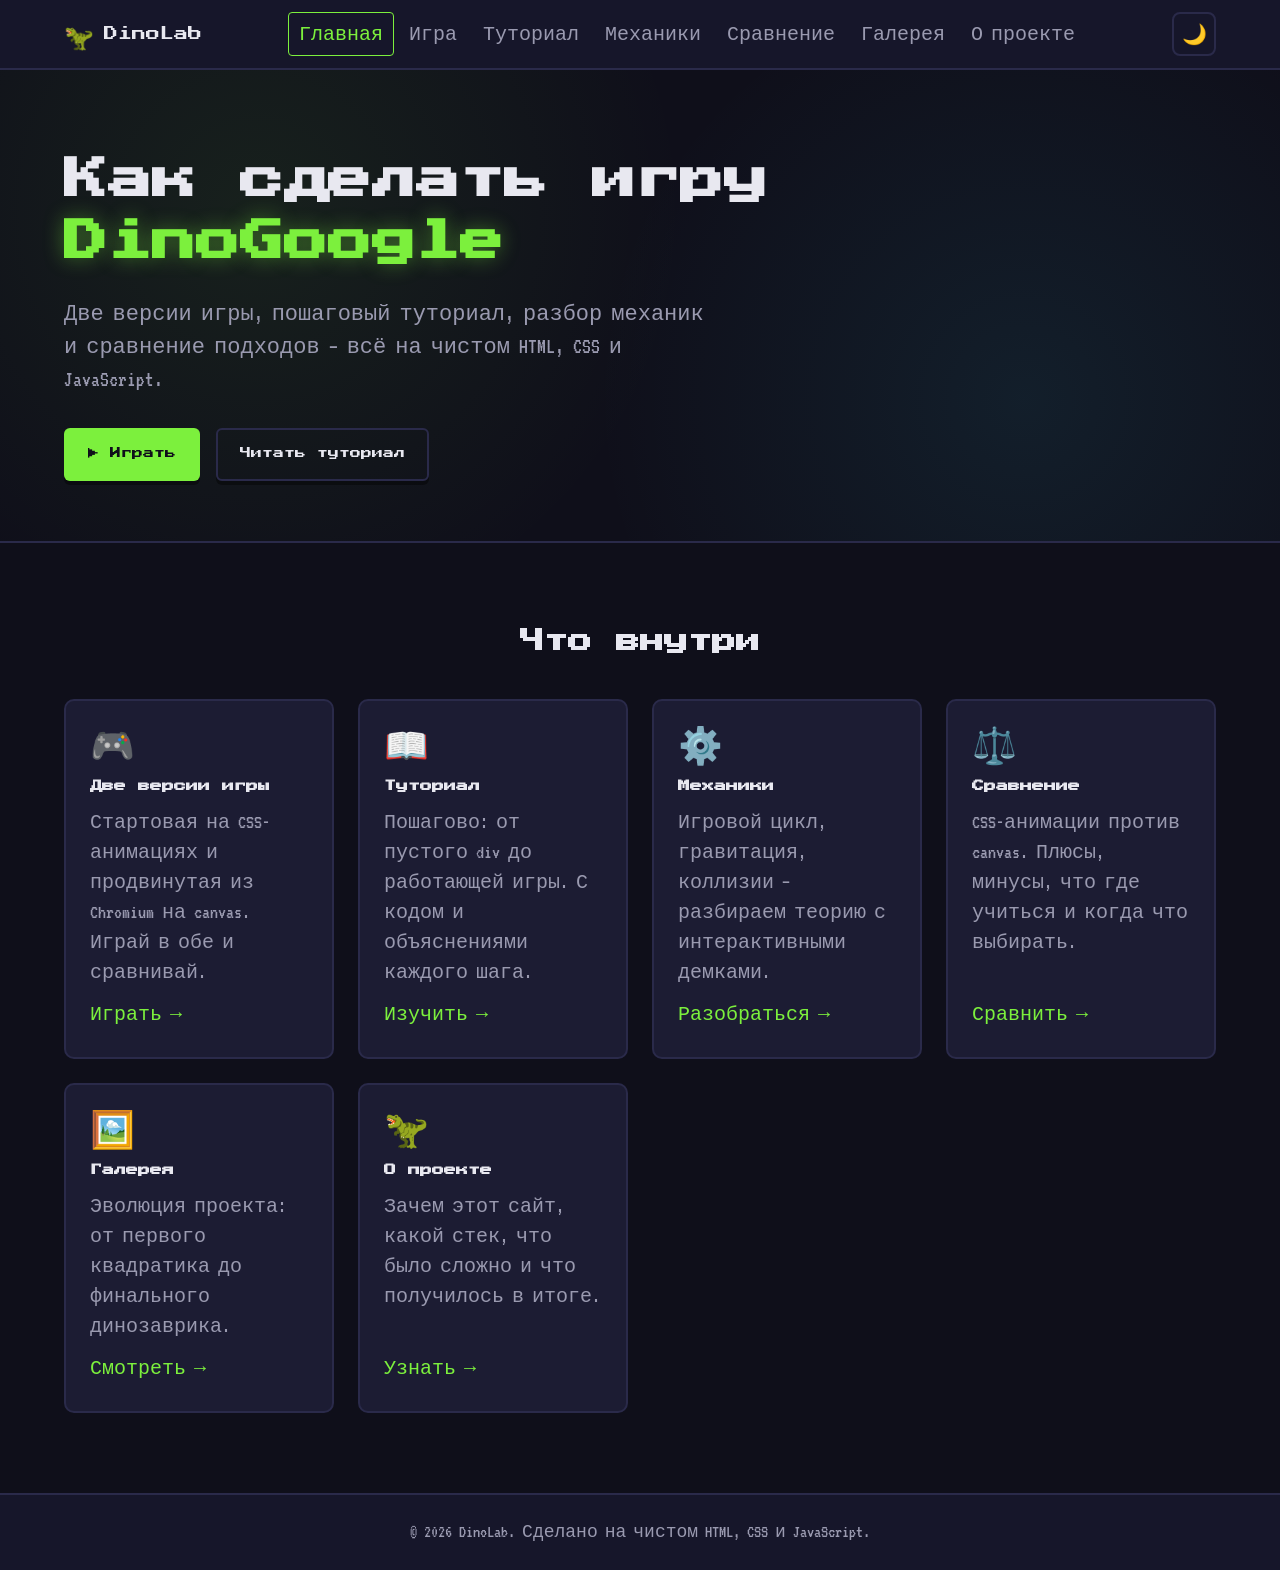
<file: index.html>
<!DOCTYPE html>
<html lang="ru">
<head>
    <meta charset="UTF-8">
    <meta name="viewport" content="width=device-width, initial-scale=1.0">
    <title>DinoLab — как сделать DinoGoogle</title>
    <link rel="preconnect" href="https://fonts.googleapis.com">
    <link rel="preconnect" href="https://fonts.gstatic.com" crossorigin>
    <link href="https://fonts.googleapis.com/css2?family=Press+Start+2P&family=VT323&display=swap" rel="stylesheet">
    <link rel="stylesheet" href="style.css">
</head>
<body>
    <header class="site-header">
        <div class="container header-inner">
            <a href="index.html" class="logo">
                <span class="logo-dino">🦖</span>
                <span class="logo-text">DinoLab</span>
            </a>
            <nav class="main-nav">
                <ul>
                    <li><a href="index.html">Главная</a></li>
                    <li><a href="game.html">Игра</a></li>
                    <li><a href="tutorial.html">Туториал</a></li>
                    <li><a href="mechanics.html">Механики</a></li>
                    <li><a href="compare.html">Сравнение</a></li>
                    <li><a href="gallery.html">Галерея</a></li>
                    <li><a href="about.html">О проекте</a></li>
                </ul>
            </nav>
            <button class="theme-toggle" id="themeToggle" aria-label="Переключить тему">🌙</button>
        </div>
    </header>

    <main>
        <section class="hero">
            <div class="container">
                <h1 class="hero-title">Как сделать игру<br><span class="accent">DinoGoogle</span></h1>
                <p class="hero-subtitle">
                    Две версии игры, пошаговый туториал, разбор механик и сравнение подходов — всё на чистом HTML, CSS и JavaScript.
                </p>
                <div class="hero-actions">
                    <a href="game.html" class="btn btn-primary">▶ Играть</a>
                    <a href="tutorial.html" class="btn btn-secondary">Читать туториал</a>
                </div>
            </div>
        </section>

        <section class="features">
            <div class="container">
                <h2 class="section-title">Что внутри</h2>
                <div class="cards">
                    <article class="card">
                        <div class="card-icon">🎮</div>
                        <h3>Две версии игры</h3>
                        <p>Стартовая на CSS-анимациях и продвинутая из Chromium на canvas. Играй в обе и сравнивай.</p>
                        <a href="game.html" class="card-link">Играть →</a>
                    </article>
                    <article class="card">
                        <div class="card-icon">📖</div>
                        <h3>Туториал</h3>
                        <p>Пошагово: от пустого div до работающей игры. С кодом и объяснениями каждого шага.</p>
                        <a href="tutorial.html" class="card-link">Изучить →</a>
                    </article>
                    <article class="card">
                        <div class="card-icon">⚙️</div>
                        <h3>Механики</h3>
                        <p>Игровой цикл, гравитация, коллизии — разбираем теорию с интерактивными демками.</p>
                        <a href="mechanics.html" class="card-link">Разобраться →</a>
                    </article>
                    <article class="card">
                        <div class="card-icon">⚖️</div>
                        <h3>Сравнение</h3>
                        <p>CSS-анимации против canvas. Плюсы, минусы, что где учиться и когда что выбирать.</p>
                        <a href="compare.html" class="card-link">Сравнить →</a>
                    </article>
                    <article class="card">
                        <div class="card-icon">🖼️</div>
                        <h3>Галерея</h3>
                        <p>Эволюция проекта: от первого квадратика до финального динозаврика.</p>
                        <a href="gallery.html" class="card-link">Смотреть →</a>
                    </article>
                    <article class="card">
                        <div class="card-icon">🦖</div>
                        <h3>О проекте</h3>
                        <p>Зачем этот сайт, какой стек, что было сложно и что получилось в итоге.</p>
                        <a href="about.html" class="card-link">Узнать →</a>
                    </article>
                </div>
            </div>
        </section>
    </main>

    <footer class="site-footer">
        <div class="container">
            <p>© <span id="year"></span> DinoLab. Сделано на чистом HTML, CSS и JavaScript.</p>
        </div>
    </footer>

    <script src="common.js"></script>
</body>
</html>
</file>
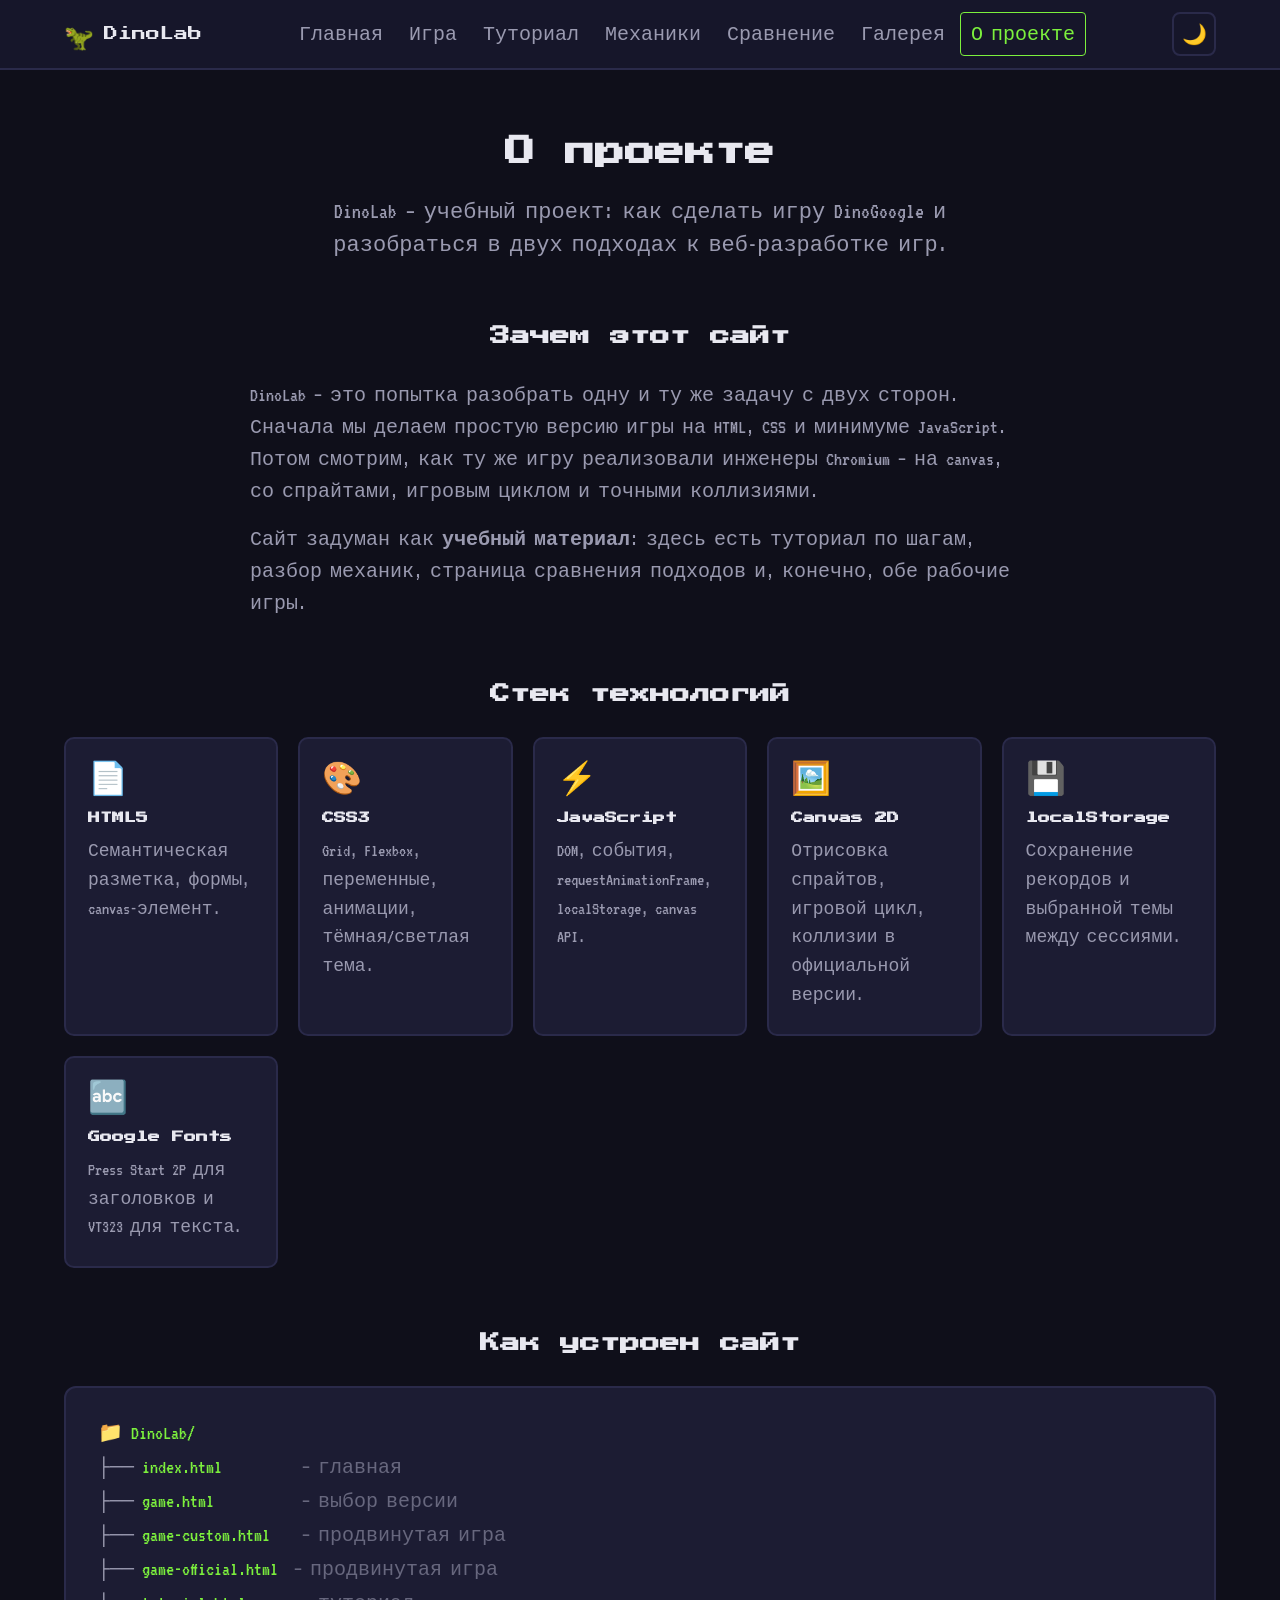
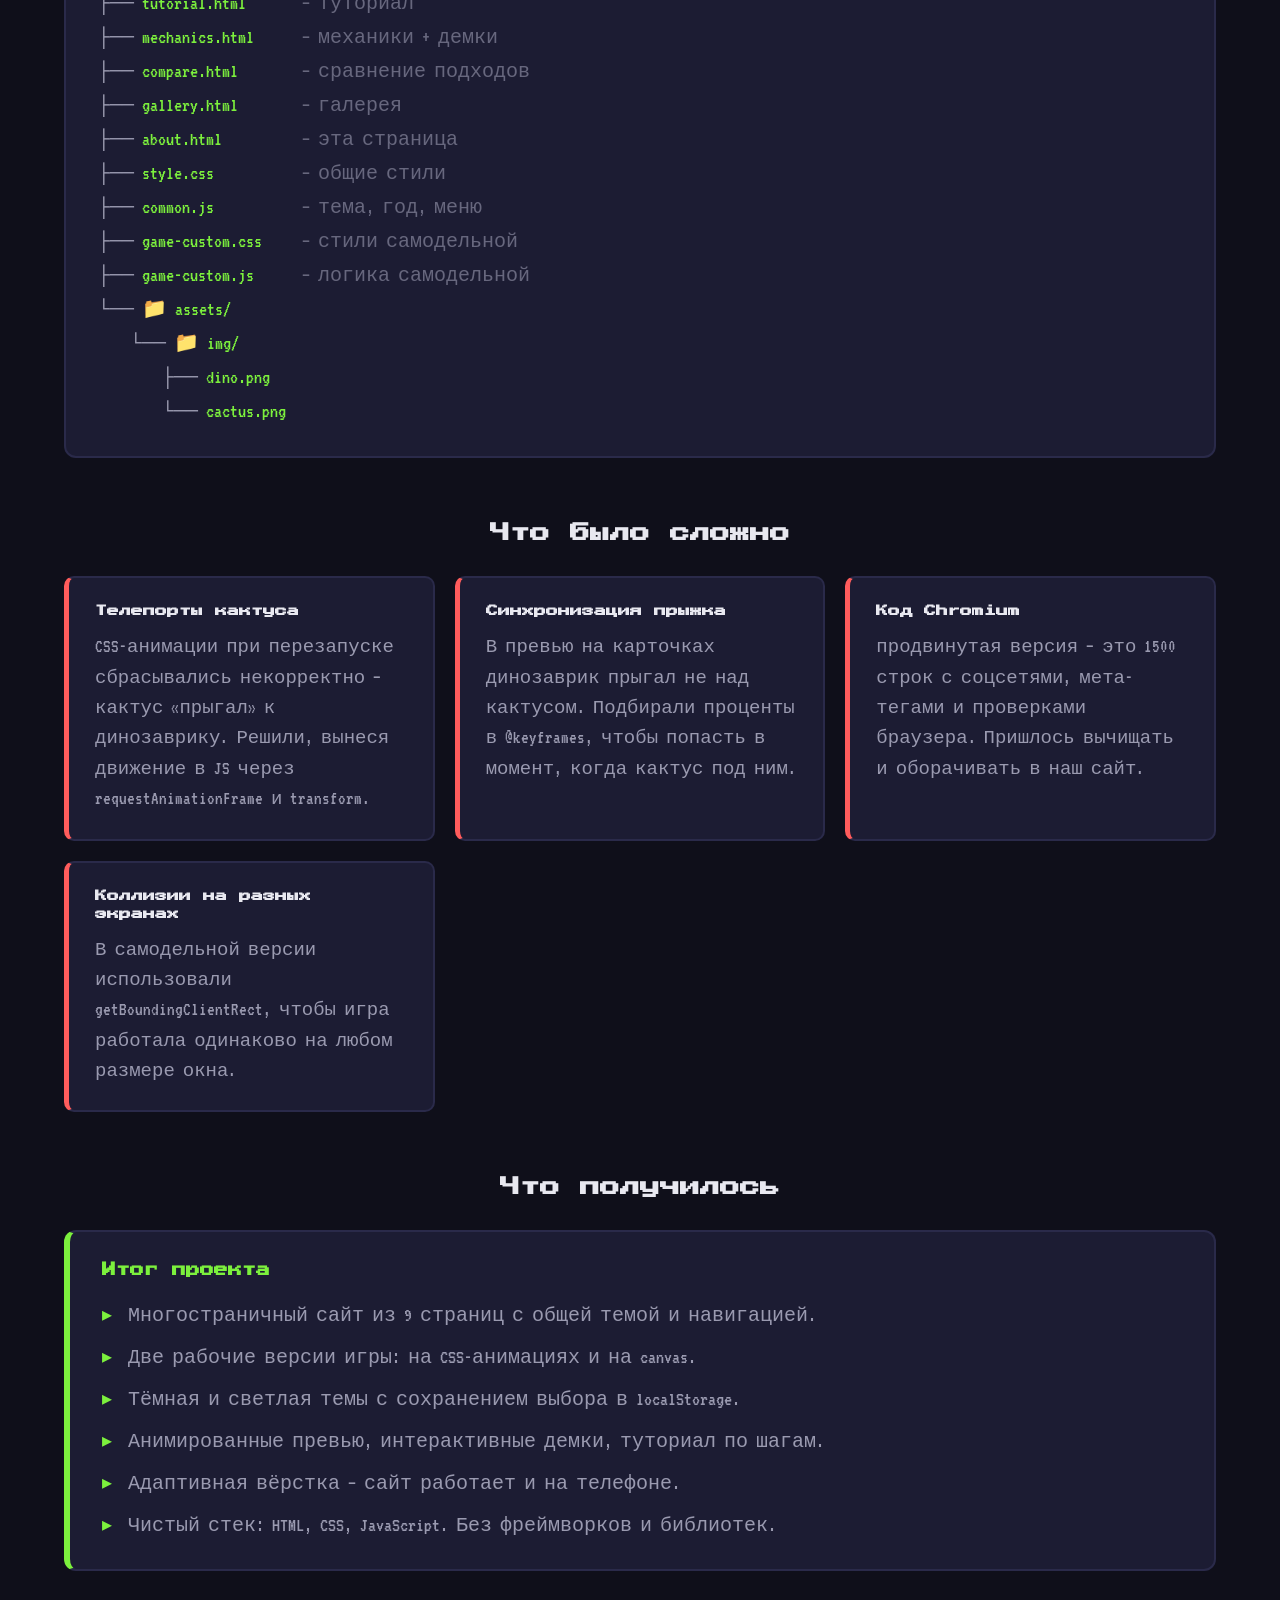
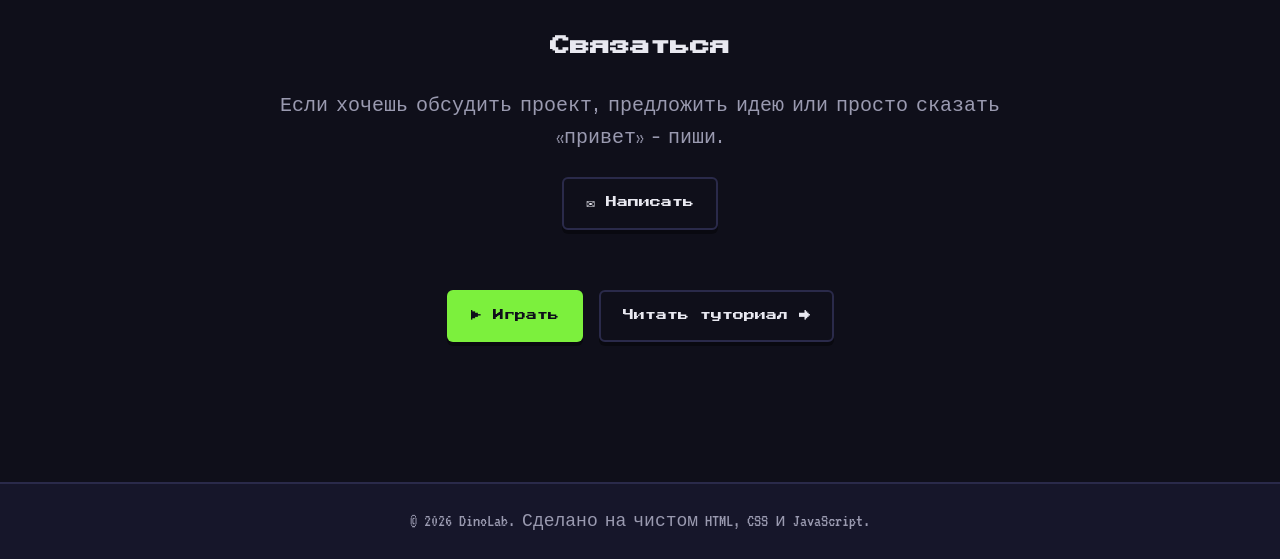
<file: about.html>
<!DOCTYPE html>
<html lang="ru">
<head>
    <meta charset="UTF-8">
    <meta name="viewport" content="width=device-width, initial-scale=1.0">
    <title>О проекте — DinoLab</title>
    <link rel="preconnect" href="https://fonts.googleapis.com">
    <link rel="preconnect" href="https://fonts.gstatic.com" crossorigin>
    <link href="https://fonts.googleapis.com/css2?family=Press+Start+2P&family=VT323&display=swap" rel="stylesheet">
    <link rel="stylesheet" href="style.css">
    <style>
        /* ============ Страница «О проекте» ============ */
        .about-page {
            padding: 60px 0 80px;
        }

        .about-head {
            text-align: center;
            margin-bottom: 60px;
        }

        .about-title {
            font-family: 'Press Start 2P', monospace;
            font-size: clamp(18px, 3.5vw, 30px);
            margin-bottom: 20px;
        }

        .about-subtitle {
            color: var(--text-muted);
            font-size: 22px;
            max-width: 720px;
            margin: 0 auto;
        }

        /* ============ Секции ============ */
        .about-section {
            margin-bottom: 60px;
        }

        .about-section h2 {
            font-family: 'Press Start 2P', monospace;
            font-size: clamp(14px, 2.5vw, 20px);
            margin-bottom: 28px;
            text-align: center;
        }

        .about-section p {
            color: var(--text-muted);
            max-width: 780px;
            margin: 0 auto 16px;
            line-height: 1.6;
        }

        /* ============ Карточки стека ============ */
        .stack-grid {
            display: grid;
            grid-template-columns: repeat(auto-fit, minmax(200px, 1fr));
            gap: 20px;
        }

        .stack-card {
            background: var(--surface);
            border: 2px solid var(--border);
            border-radius: 10px;
            padding: 24px 22px;
            transition: transform 0.2s, border-color 0.2s;
        }

        .stack-card:hover {
            transform: translateY(-4px);
            border-color: var(--accent);
        }

        .stack-card-icon {
            font-size: 32px;
            line-height: 1;
            margin-bottom: 14px;
        }

        .stack-card h3 {
            font-family: 'Press Start 2P', monospace;
            font-size: 12px;
            margin-bottom: 10px;
        }

        .stack-card p {
            color: var(--text-muted);
            font-size: 18px;
            margin: 0;
        }

        /* ============ Структура сайта ============ */
        .tree {
            background: var(--surface);
            border: 2px solid var(--border);
            border-radius: 12px;
            padding: 28px 32px;
            font-family: 'VT323', monospace;
            font-size: 20px;
            line-height: 1.7;
            overflow-x: auto;
        }

        .tree code {
            font-family: inherit;
            color: var(--text-muted);
            white-space: pre;
        }

        .tree .tree-dir { color: var(--accent); }
        .tree .tree-comment { color: var(--text-muted); opacity: 0.6; }

        /* ============ Сложности ============ */
        .challenges {
            display: grid;
            grid-template-columns: repeat(auto-fit, minmax(280px, 1fr));
            gap: 20px;
        }

        .challenge-card {
            background: var(--surface);
            border: 2px solid var(--border);
            border-left: 5px solid var(--danger);
            border-radius: 10px;
            padding: 24px 26px;
        }

        .challenge-card h3 {
            font-family: 'Press Start 2P', monospace;
            font-size: 12px;
            margin-bottom: 12px;
            color: var(--text);
        }

        .challenge-card p {
            color: var(--text-muted);
            margin: 0;
            font-size: 19px;
        }

        /* ============ Итоги ============ */
        .results {
            background: var(--surface);
            border: 2px solid var(--border);
            border-left: 6px solid var(--accent);
            border-radius: 12px;
            padding: 28px 32px;
        }

        .results h3 {
            font-family: 'Press Start 2P', monospace;
            font-size: 14px;
            margin-bottom: 18px;
            color: var(--accent);
        }

        .results ul {
            display: flex;
            flex-direction: column;
            gap: 10px;
        }

        .results li {
            padding-left: 26px;
            position: relative;
            color: var(--text-muted);
            line-height: 1.6;
        }

        .results li::before {
            content: "▸";
            position: absolute;
            left: 0;
            color: var(--accent);
        }

        /* ============ Контакты ============ */
        .contacts {
            display: flex;
            gap: 16px;
            justify-content: center;
            flex-wrap: wrap;
        }

        /* ============ CTA ============ */
        .about-cta {
            display: flex;
            gap: 16px;
            justify-content: center;
            flex-wrap: wrap;
            margin-top: 40px;
        }

        @media (max-width: 600px) {
            .about-page {
                padding: 40px 0 60px;
            }

            .about-head {
                margin-bottom: 40px;
            }

            .tree {
                font-size: 17px;
                padding: 20px 22px;
            }
        }
    </style>
</head>
<body>
    <header class="site-header">
        <div class="container header-inner">
            <a href="index.html" class="logo">
                <span class="logo-dino">🦖</span>
                <span class="logo-text">DinoLab</span>
            </a>
            <nav class="main-nav">
                <ul>
                    <li><a href="index.html">Главная</a></li>
                    <li><a href="game.html">Игра</a></li>
                    <li><a href="tutorial.html">Туториал</a></li>
                    <li><a href="mechanics.html">Механики</a></li>
                    <li><a href="compare.html">Сравнение</a></li>
                    <li><a href="gallery.html">Галерея</a></li>
                    <li><a href="about.html">О проекте</a></li>
                </ul>
            </nav>
            <button class="theme-toggle" id="themeToggle" aria-label="Переключить тему">🌙</button>
        </div>
    </header>

    <main>
        <section class="about-page">
            <div class="container">
                <div class="about-head">
                    <h1 class="about-title">О проекте</h1>
                    <p class="about-subtitle">
                        DinoLab — учебный проект: как сделать игру DinoGoogle и разобраться в двух подходах к веб-разработке игр.
                    </p>
                </div>

                <!-- ============ Зачем ============ -->
                <section class="about-section">
                    <h2>Зачем этот сайт</h2>
                    <p>
                        DinoLab — это попытка разобрать одну и ту же задачу с двух сторон. Сначала мы делаем простую версию игры на HTML, CSS и минимуме JavaScript. Потом смотрим, как ту же игру реализовали инженеры Chromium — на canvas, со спрайтами, игровым циклом и точными коллизиями.
                    </p>
                    <p>
                        Сайт задуман как <strong>учебный материал</strong>: здесь есть туториал по шагам, разбор механик, страница сравнения подходов и, конечно, обе рабочие игры.
                    </p>
                </section>

                <!-- ============ Стек ============ -->
                <section class="about-section">
                    <h2>Стек технологий</h2>
                    <div class="stack-grid">
                        <div class="stack-card">
                            <div class="stack-card-icon">📄</div>
                            <h3>HTML5</h3>
                            <p>Семантическая разметка, формы, canvas-элемент.</p>
                        </div>
                        <div class="stack-card">
                            <div class="stack-card-icon">🎨</div>
                            <h3>CSS3</h3>
                            <p>Grid, Flexbox, переменные, анимации, тёмная/светлая тема.</p>
                        </div>
                        <div class="stack-card">
                            <div class="stack-card-icon">⚡</div>
                            <h3>JavaScript</h3>
                            <p>DOM, события, requestAnimationFrame, localStorage, canvas API.</p>
                        </div>
                        <div class="stack-card">
                            <div class="stack-card-icon">🖼️</div>
                            <h3>Canvas 2D</h3>
                            <p>Отрисовка спрайтов, игровой цикл, коллизии в официальной версии.</p>
                        </div>
                        <div class="stack-card">
                            <div class="stack-card-icon">💾</div>
                            <h3>localStorage</h3>
                            <p>Сохранение рекордов и выбранной темы между сессиями.</p>
                        </div>
                        <div class="stack-card">
                            <div class="stack-card-icon">🔤</div>
                            <h3>Google Fonts</h3>
                            <p>Press Start 2P для заголовков и VT323 для текста.</p>
                        </div>
                    </div>
                </section>

                <!-- ============ Структура ============ -->
                <section class="about-section">
                    <h2>Как устроен сайт</h2>
                    <div class="tree">
<code><span class="tree-dir">📁 DinoLab/</span>
├── <span class="tree-dir">index.html</span>          <span class="tree-comment">— главная</span>
├── <span class="tree-dir">game.html</span>           <span class="tree-comment">— выбор версии</span>
├── <span class="tree-dir">game-custom.html</span>    <span class="tree-comment">— продвинутая игра</span>
├── <span class="tree-dir">game-official.html</span>  <span class="tree-comment">— продвинутая игра</span>
├── <span class="tree-dir">tutorial.html</span>       <span class="tree-comment">— туториал</span>
├── <span class="tree-dir">mechanics.html</span>      <span class="tree-comment">— механики + демки</span>
├── <span class="tree-dir">compare.html</span>        <span class="tree-comment">— сравнение подходов</span>
├── <span class="tree-dir">gallery.html</span>        <span class="tree-comment">— галерея</span>
├── <span class="tree-dir">about.html</span>          <span class="tree-comment">— эта страница</span>
├── <span class="tree-dir">style.css</span>           <span class="tree-comment">— общие стили</span>
├── <span class="tree-dir">common.js</span>           <span class="tree-comment">— тема, год, меню</span>
├── <span class="tree-dir">game-custom.css</span>     <span class="tree-comment">— стили самодельной</span>
├── <span class="tree-dir">game-custom.js</span>      <span class="tree-comment">— логика самодельной</span>
└── <span class="tree-dir">📁 assets/</span>
    └── <span class="tree-dir">📁 img/</span>
        ├── <span class="tree-dir">dino.png</span>
        └── <span class="tree-dir">cactus.png</span></code>
                    </div>
                </section>

                <!-- ============ Сложности ============ -->
                <section class="about-section">
                    <h2>Что было сложно</h2>
                    <div class="challenges">
                        <div class="challenge-card">
                            <h3>Телепорты кактуса</h3>
                            <p>CSS-анимации при перезапуске сбрасывались некорректно — кактус «прыгал» к динозаврику. Решили, вынеся движение в JS через requestAnimationFrame и transform.</p>
                        </div>
                        <div class="challenge-card">
                            <h3>Синхронизация прыжка</h3>
                            <p>В превью на карточках динозаврик прыгал не над кактусом. Подбирали проценты в @keyframes, чтобы попасть в момент, когда кактус под ним.</p>
                        </div>
                        <div class="challenge-card">
                            <h3>Код Chromium</h3>
                            <p>продвинутая версия — это 1500 строк с соцсетями, мета-тегами и проверками браузера. Пришлось вычищать и оборачивать в наш сайт.</p>
                        </div>
                        <div class="challenge-card">
                            <h3>Коллизии на разных экранах</h3>
                            <p>В самодельной версии использовали getBoundingClientRect, чтобы игра работала одинаково на любом размере окна.</p>
                        </div>
                    </div>
                </section>

                <!-- ============ Итоги ============ -->
                <section class="about-section">
                    <h2>Что получилось</h2>
                    <div class="results">
                        <h3>Итог проекта</h3>
                        <ul>
                            <li>Многостраничный сайт из 9 страниц с общей темой и навигацией.</li>
                            <li>Две рабочие версии игры: на CSS-анимациях и на canvas.</li>
                            <li>Тёмная и светлая темы с сохранением выбора в localStorage.</li>
                            <li>Анимированные превью, интерактивные демки, туториал по шагам.</li>
                            <li>Адаптивная вёрстка — сайт работает и на телефоне.</li>
                            <li>Чистый стек: HTML, CSS, JavaScript. Без фреймворков и библиотек.</li>
                        </ul>
                    </div>
                </section>

                <!-- ============ Контакты ============ -->
                <section class="about-section">
                    <h2>Связаться</h2>
                    <p style="text-align: center; margin-bottom: 24px;">
                        Если хочешь обсудить проект, предложить идею или просто сказать «привет» — пиши.
                    </p>
                    <div class="contacts">
                        <a href="mailto:gaaaa08@mail.ru" class="btn btn-secondary">✉ Написать</a>
                    </div>
                </section>

                <!-- ============ CTA ============ -->
                <section class="about-section">
                    <div class="about-cta">
                        <a href="game.html" class="btn btn-primary">▶ Играть</a>
                        <a href="tutorial.html" class="btn btn-secondary">Читать туториал →</a>
                    </div>
                </section>
            </div>
        </section>
    </main>

    <footer class="site-footer">
        <div class="container">
            <p>© <span id="year"></span> DinoLab. Сделано на чистом HTML, CSS и JavaScript.</p>
        </div>
    </footer>

    <script src="common.js"></script>
</body>
</html>
</file>
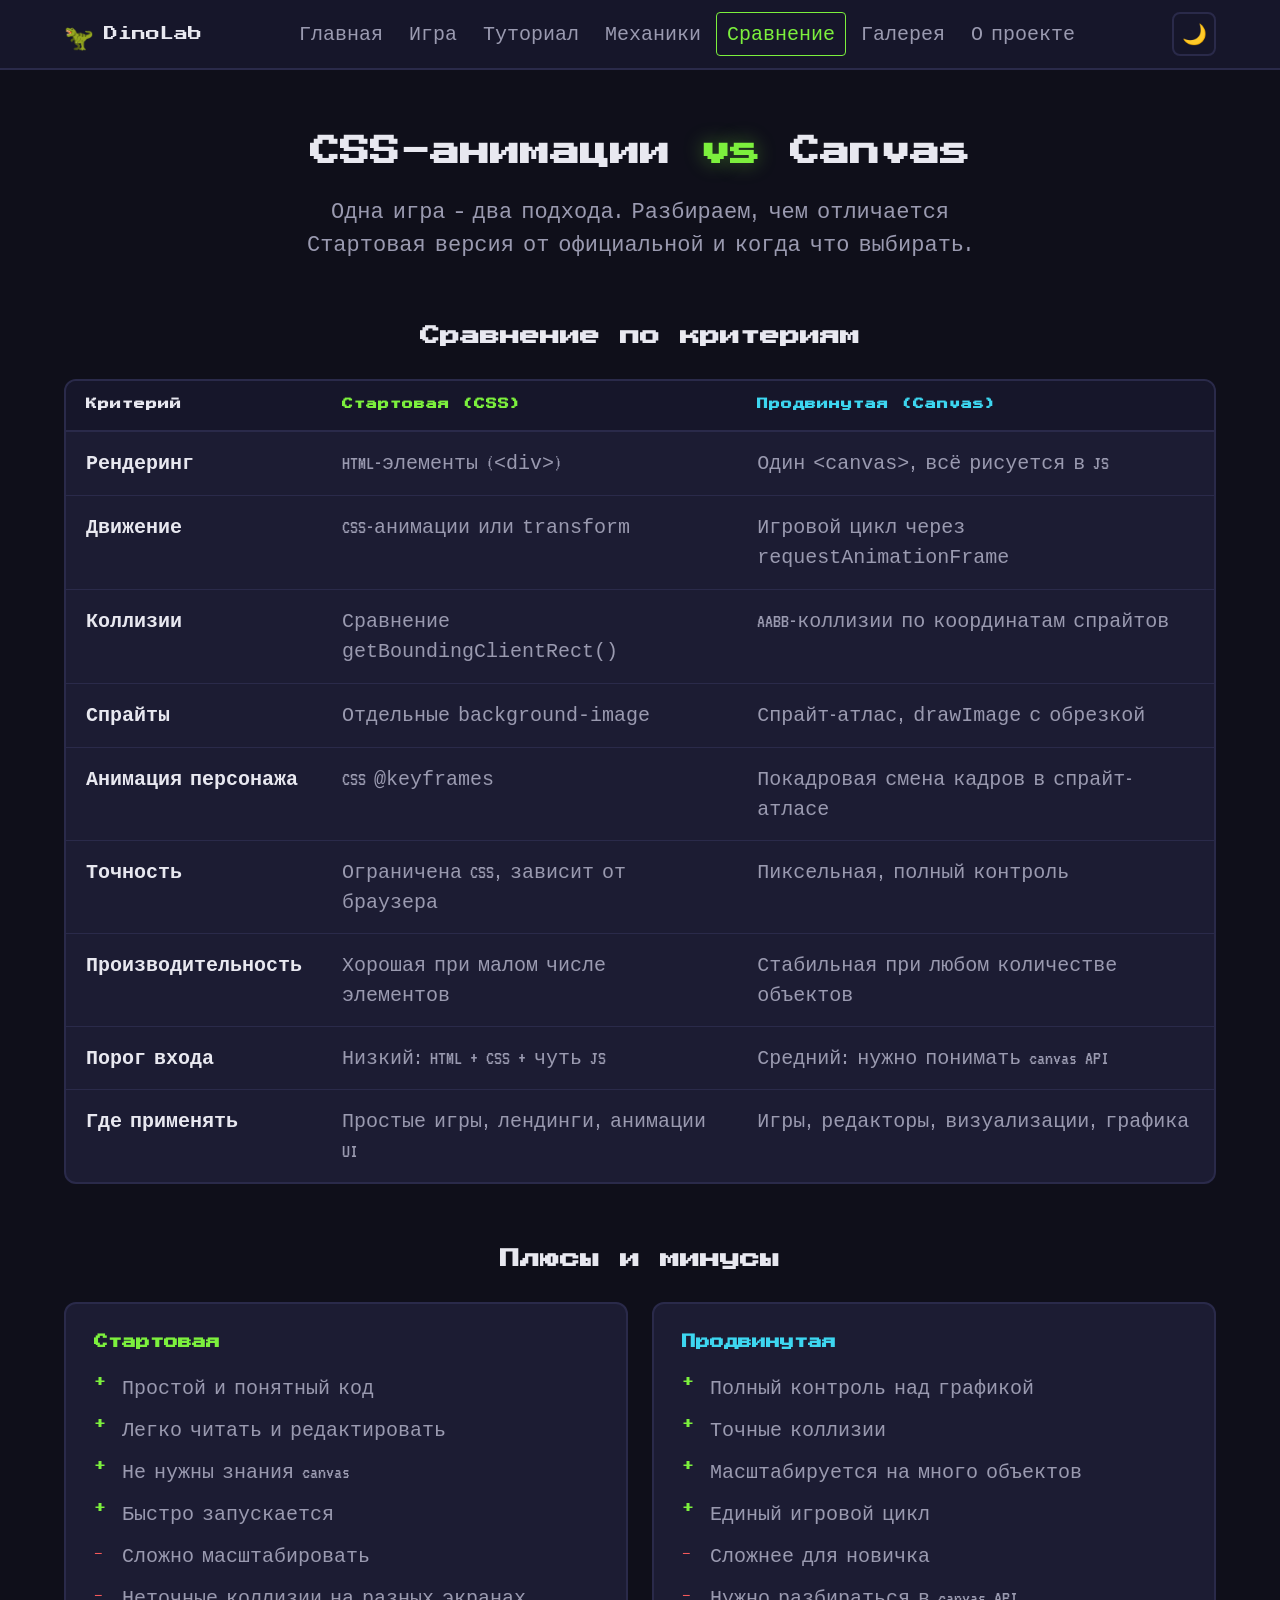
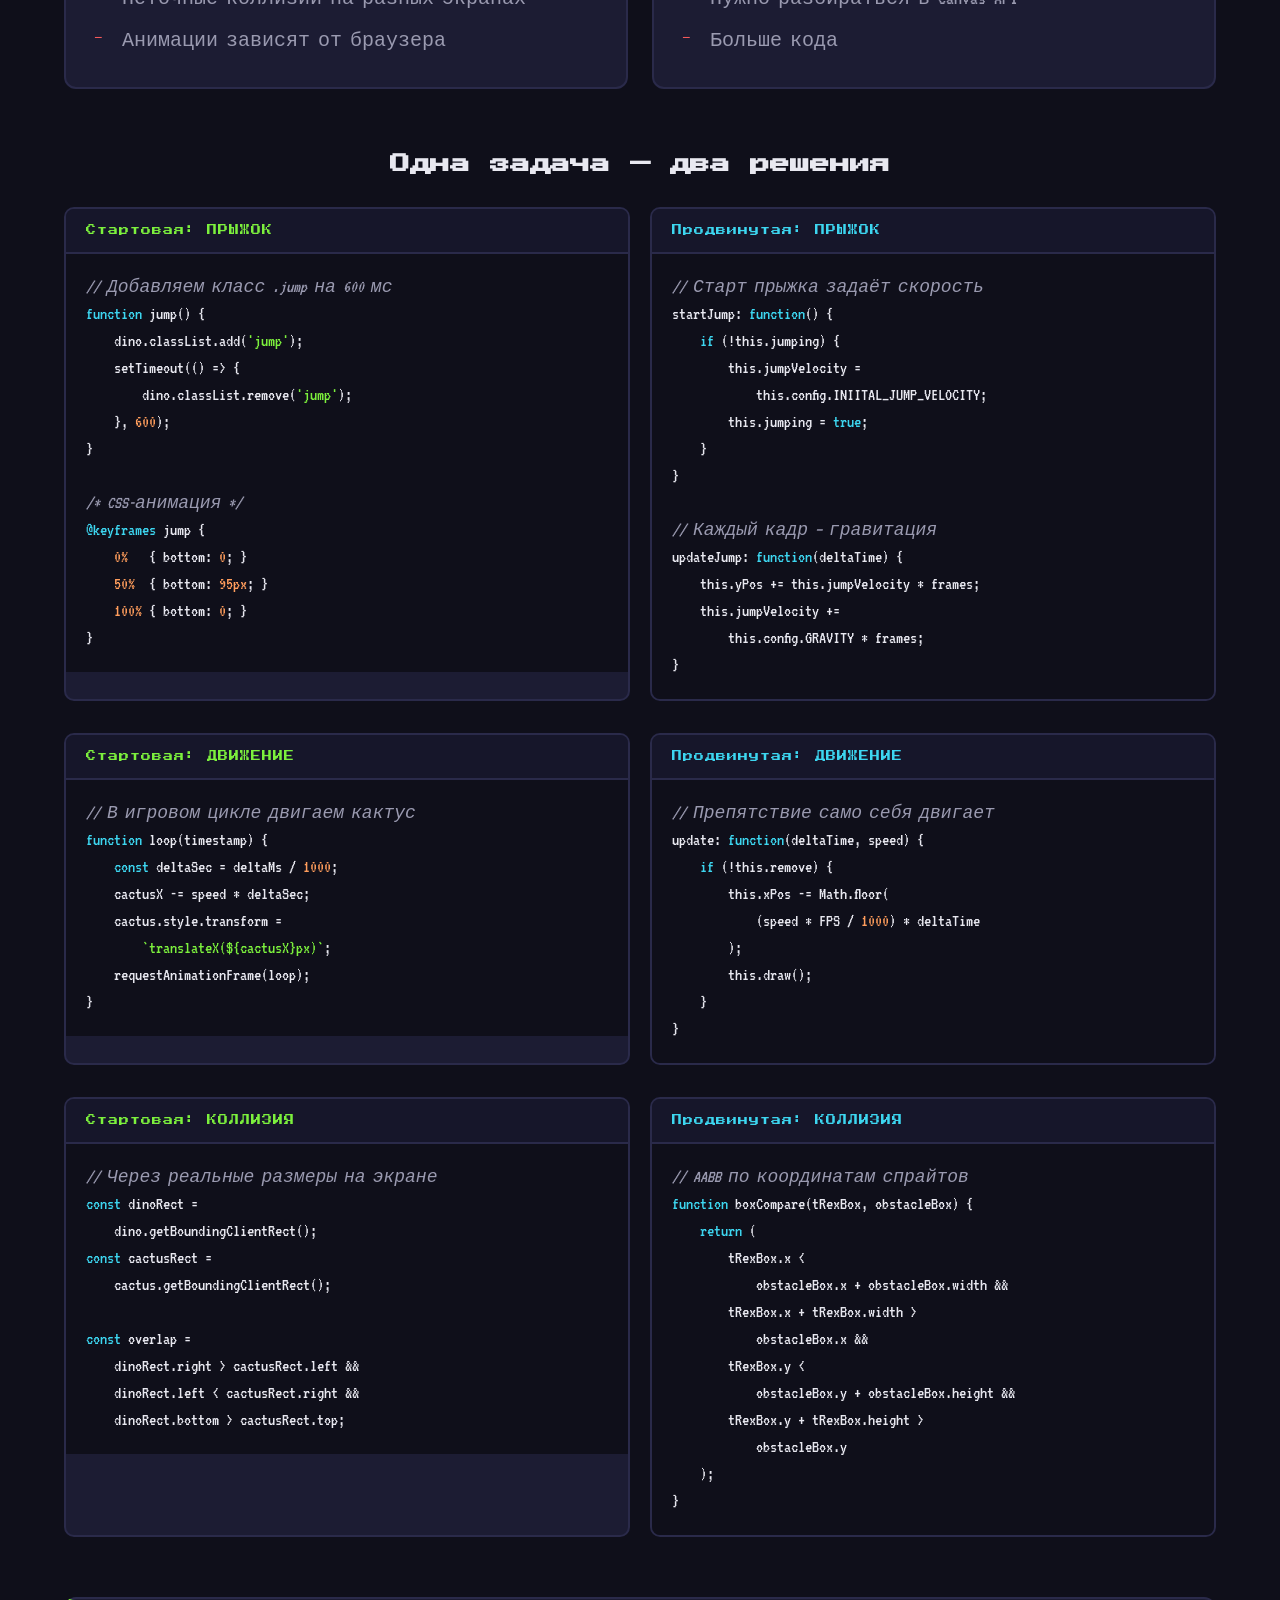
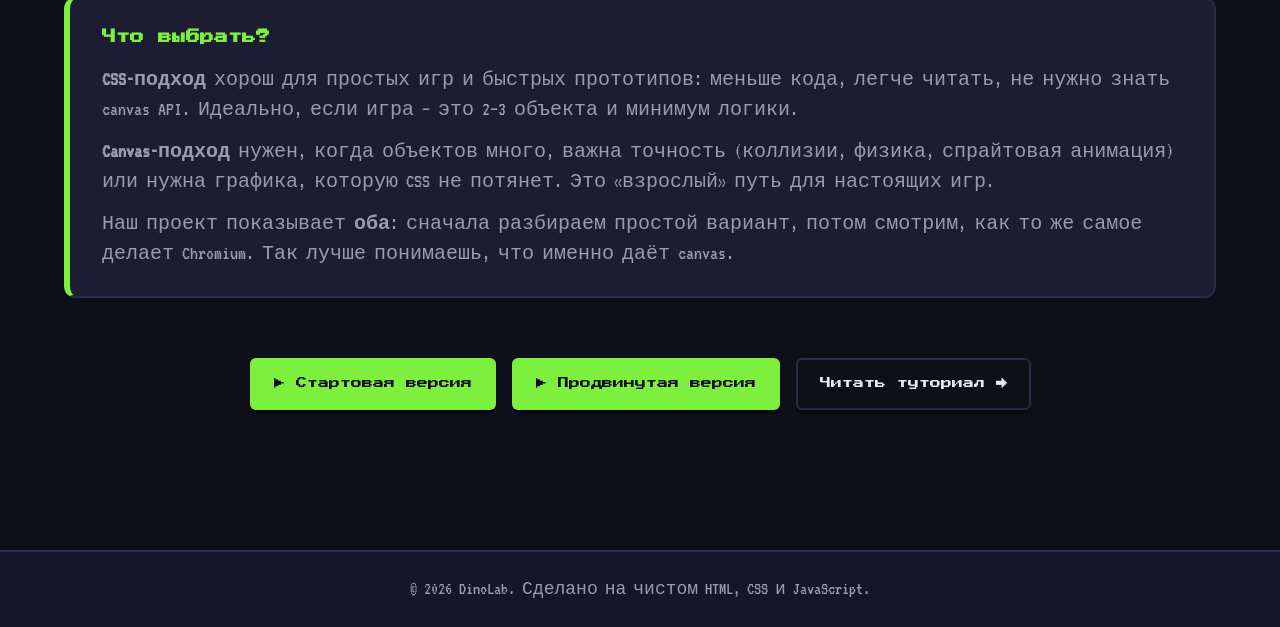
<file: compare.html>
<!DOCTYPE html>
<html lang="ru">
<head>
    <meta charset="UTF-8">
    <meta name="viewport" content="width=device-width, initial-scale=1.0">
    <title>Сравнение версий — DinoLab</title>
    <link rel="preconnect" href="https://fonts.googleapis.com">
    <link rel="preconnect" href="https://fonts.gstatic.com" crossorigin>
    <link href="https://fonts.googleapis.com/css2?family=Press+Start+2P&family=VT323&display=swap" rel="stylesheet">
    <link rel="stylesheet" href="style.css">
    <style>
        /* ============ Страница сравнения ============ */
        .compare-page {
            padding: 60px 0 80px;
        }

        .compare-head {
            text-align: center;
            margin-bottom: 60px;
        }

        .compare-title {
            font-family: 'Press Start 2P', monospace;
            font-size: clamp(18px, 3.5vw, 30px);
            line-height: 1.5;
            margin-bottom: 20px;
        }

        .compare-title .vs {
            color: var(--accent);
            text-shadow: 0 0 20px rgba(124, 240, 61, 0.4);
        }

        .compare-subtitle {
            color: var(--text-muted);
            font-size: 22px;
            max-width: 720px;
            margin: 0 auto;
        }

        /* ============ Секции ============ */
        .compare-section {
            margin-bottom: 60px;
        }

        .compare-section h2 {
            font-family: 'Press Start 2P', monospace;
            font-size: clamp(14px, 2.5vw, 20px);
            margin-bottom: 28px;
            text-align: center;
        }

        /* ============ Таблица ============ */
        .compare-table-wrap {
            overflow-x: auto;
            border: 2px solid var(--border);
            border-radius: 12px;
            background: var(--surface);
        }

        .compare-table {
            width: 100%;
            border-collapse: collapse;
            min-width: 640px;
        }

        .compare-table th,
        .compare-table td {
            padding: 16px 20px;
            text-align: left;
            border-bottom: 1px solid var(--border);
            vertical-align: top;
        }

        .compare-table thead th {
            font-family: 'Press Start 2P', monospace;
            font-size: 11px;
            letter-spacing: 1px;
            background: var(--bg-alt);
            color: var(--text);
            border-bottom: 2px solid var(--border);
        }

        .compare-table thead th.col-custom {
            color: var(--accent);
        }

        .compare-table thead th.col-official {
            color: var(--accent-2);
        }

        .compare-table tbody tr:last-child td {
            border-bottom: none;
        }

        .compare-table tbody tr:hover {
            background: var(--bg-alt);
        }

        .compare-table td:first-child {
            font-weight: bold;
            color: var(--text);
            white-space: nowrap;
        }

        .compare-table td.col-custom {
            color: var(--text-muted);
        }

        .compare-table td.col-official {
            color: var(--text-muted);
        }

        /* ============ Плюсы/минусы ============ */
        .pros-cons {
            display: grid;
            grid-template-columns: repeat(auto-fit, minmax(300px, 1fr));
            gap: 24px;
        }

        .pros-cons-card {
            background: var(--surface);
            border: 2px solid var(--border);
            border-radius: 12px;
            padding: 28px 28px 32px;
        }

        .pros-cons-card h3 {
            font-family: 'Press Start 2P', monospace;
            font-size: 14px;
            margin-bottom: 20px;
        }

        .pros-cons-card.custom h3 {
            color: var(--accent);
        }

        .pros-cons-card.official h3 {
            color: var(--accent-2);
        }

        .pros-cons-list {
            display: flex;
            flex-direction: column;
            gap: 12px;
        }

        .pros-cons-list li {
            padding-left: 28px;
            position: relative;
            color: var(--text-muted);
            line-height: 1.5;
        }

        .pros-cons-list li.pro::before {
            content: "+";
            position: absolute;
            left: 0;
            top: 0;
            font-family: 'Press Start 2P', monospace;
            font-size: 12px;
            color: var(--accent);
        }

        .pros-cons-list li.con::before {
            content: "−";
            position: absolute;
            left: 0;
            top: 0;
            font-family: 'Press Start 2P', monospace;
            font-size: 14px;
            color: var(--danger);
        }

        /* ============ Код бок о бок ============ */
        .code-compare {
            display: grid;
            grid-template-columns: 1fr 1fr;
            gap: 20px;
            margin-bottom: 32px;
        }

        @media (max-width: 800px) {
            .code-compare {
                grid-template-columns: 1fr;
            }
        }

        .code-block {
            background: var(--surface);
            border: 2px solid var(--border);
            border-radius: 10px;
            overflow: hidden;
        }

        .code-block-head {
            font-family: 'Press Start 2P', monospace;
            font-size: 10px;
            letter-spacing: 1px;
            padding: 14px 20px;
            background: var(--bg-alt);
            border-bottom: 2px solid var(--border);
        }

        .code-block.custom .code-block-head {
            color: var(--accent);
        }

        .code-block.official .code-block-head {
            color: var(--accent-2);
        }

        .code-block pre {
            margin: 0;
            padding: 20px;
            font-family: 'VT323', monospace;
            font-size: 18px;
            line-height: 1.5;
            color: var(--text);
            overflow-x: auto;
            background: var(--bg);
        }

        .code-block code {
            font-family: inherit;
        }

        /* Подсветка ключевых слов — простая, через классы */
        .code-block .kw { color: var(--accent-2); }
        .code-block .str { color: var(--accent); }
        .code-block .cmt { color: var(--text-muted); font-style: italic; }
        .code-block .num { color: #ff9d5c; }

        /* ============ Вывод ============ */
        .conclusion {
            background: var(--surface);
            border: 2px solid var(--border);
            border-left: 6px solid var(--accent);
            border-radius: 12px;
            padding: 28px 32px;
            margin-bottom: 40px;
        }

        .conclusion h3 {
            font-family: 'Press Start 2P', monospace;
            font-size: 14px;
            margin-bottom: 16px;
            color: var(--accent);
        }

        .conclusion p {
            color: var(--text-muted);
            margin-bottom: 12px;
        }

        .conclusion p:last-child {
            margin-bottom: 0;
        }

        /* ============ CTA ============ */
        .compare-cta {
            display: flex;
            gap: 16px;
            justify-content: center;
            flex-wrap: wrap;
        }

        @media (max-width: 600px) {
            .compare-page {
                padding: 40px 0 60px;
            }

            .compare-head {
                margin-bottom: 40px;
            }

            .compare-table th,
            .compare-table td {
                padding: 12px 14px;
                font-size: 18px;
            }
        }
    </style>
</head>
<body>
    <header class="site-header">
        <div class="container header-inner">
            <a href="index.html" class="logo">
                <span class="logo-dino">🦖</span>
                <span class="logo-text">DinoLab</span>
            </a>
            <nav class="main-nav">
                <ul>
                    <li><a href="index.html">Главная</a></li>
                    <li><a href="game.html">Игра</a></li>
                    <li><a href="tutorial.html">Туториал</a></li>
                    <li><a href="mechanics.html">Механики</a></li>
                    <li><a href="compare.html">Сравнение</a></li>
                    <li><a href="gallery.html">Галерея</a></li>
                    <li><a href="about.html">О проекте</a></li>
                </ul>
            </nav>
            <button class="theme-toggle" id="themeToggle" aria-label="Переключить тему">🌙</button>
        </div>
    </header>

    <main>
        <section class="compare-page">
            <div class="container">
                <div class="compare-head">
                    <h1 class="compare-title">
                        CSS-анимации <span class="vs">vs</span> Canvas
                    </h1>
                    <p class="compare-subtitle">
                        Одна игра — два подхода. Разбираем, чем отличается Стартовая версия от официальной и когда что выбирать.
                    </p>
                </div>

                <!-- ============ Таблица ============ -->
                <section class="compare-section">
                    <h2>Сравнение по критериям</h2>
                    <div class="compare-table-wrap">
                        <table class="compare-table">
                            <thead>
                                <tr>
                                    <th>Критерий</th>
                                    <th class="col-custom">Стартовая (CSS)</th>
                                    <th class="col-official">Продвинутая (Canvas)</th>
                                </tr>
                            </thead>
                            <tbody>
                                <tr>
                                    <td>Рендеринг</td>
                                    <td class="col-custom">HTML-элементы (<code>&lt;div&gt;</code>)</td>
                                    <td class="col-official">Один <code>&lt;canvas&gt;</code>, всё рисуется в JS</td>
                                </tr>
                                <tr>
                                    <td>Движение</td>
                                    <td class="col-custom">CSS-анимации или <code>transform</code></td>
                                    <td class="col-official">Игровой цикл через <code>requestAnimationFrame</code></td>
                                </tr>
                                <tr>
                                    <td>Коллизии</td>
                                    <td class="col-custom">Сравнение <code>getBoundingClientRect()</code></td>
                                    <td class="col-official">AABB-коллизии по координатам спрайтов</td>
                                </tr>
                                <tr>
                                    <td>Спрайты</td>
                                    <td class="col-custom">Отдельные <code>background-image</code></td>
                                    <td class="col-official">Спрайт-атлас, <code>drawImage</code> с обрезкой</td>
                                </tr>
                                <tr>
                                    <td>Анимация персонажа</td>
                                    <td class="col-custom">CSS <code>@keyframes</code></td>
                                    <td class="col-official">Покадровая смена кадров в спрайт-атласе</td>
                                </tr>
                                <tr>
                                    <td>Точность</td>
                                    <td class="col-custom">Ограничена CSS, зависит от браузера</td>
                                    <td class="col-official">Пиксельная, полный контроль</td>
                                </tr>
                                <tr>
                                    <td>Производительность</td>
                                    <td class="col-custom">Хорошая при малом числе элементов</td>
                                    <td class="col-official">Стабильная при любом количестве объектов</td>
                                </tr>
                                <tr>
                                    <td>Порог входа</td>
                                    <td class="col-custom">Низкий: HTML + CSS + чуть JS</td>
                                    <td class="col-official">Средний: нужно понимать canvas API</td>
                                </tr>
                                <tr>
                                    <td>Где применять</td>
                                    <td class="col-custom">Простые игры, лендинги, анимации UI</td>
                                    <td class="col-official">Игры, редакторы, визуализации, графика</td>
                                </tr>
                            </tbody>
                        </table>
                    </div>
                </section>

                <!-- ============ Плюсы/минусы ============ -->
                <section class="compare-section">
                    <h2>Плюсы и минусы</h2>
                    <div class="pros-cons">
                        <div class="pros-cons-card custom">
                            <h3>Стартовая</h3>
                            <ul class="pros-cons-list">
                                <li class="pro">Простой и понятный код</li>
                                <li class="pro">Легко читать и редактировать</li>
                                <li class="pro">Не нужны знания canvas</li>
                                <li class="pro">Быстро запускается</li>
                                <li class="con">Сложно масштабировать</li>
                                <li class="con">Неточные коллизии на разных экранах</li>
                                <li class="con">Анимации зависят от браузера</li>
                            </ul>
                        </div>
                        <div class="pros-cons-card official">
                            <h3>Продвинутая</h3>
                            <ul class="pros-cons-list">
                                <li class="pro">Полный контроль над графикой</li>
                                <li class="pro">Точные коллизии</li>
                                <li class="pro">Масштабируется на много объектов</li>
                                <li class="pro">Единый игровой цикл</li>
                                <li class="con">Сложнее для новичка</li>
                                <li class="con">Нужно разбираться в canvas API</li>
                                <li class="con">Больше кода</li>
                            </ul>
                        </div>
                    </div>
                </section>

                <!-- ============ Код бок о бок ============ -->
                <section class="compare-section">
                    <h2>Одна задача — два решения</h2>

                    <!-- Прыжок -->
                    <div class="code-compare">
                        <div class="code-block custom">
                            <div class="code-block-head">Стартовая: ПРЫЖОК</div>
                            <pre><code><span class="cmt">// Добавляем класс .jump на 600 мс</span>
<span class="kw">function</span> jump() {
    dino.classList.add(<span class="str">'jump'</span>);
    setTimeout(() => {
        dino.classList.remove(<span class="str">'jump'</span>);
    }, <span class="num">600</span>);
}

<span class="cmt">/* CSS-анимация */</span>
<span class="kw">@keyframes</span> jump {
    <span class="num">0%</span>   { bottom: <span class="num">0</span>; }
    <span class="num">50%</span>  { bottom: <span class="num">95px</span>; }
    <span class="num">100%</span> { bottom: <span class="num">0</span>; }
}</code></pre>
                        </div>
                        <div class="code-block official">
                            <div class="code-block-head">Продвинутая: ПРЫЖОК</div>
                            <pre><code><span class="cmt">// Старт прыжка задаёт скорость</span>
startJump: <span class="kw">function</span>() {
    <span class="kw">if</span> (!this.jumping) {
        this.jumpVelocity =
            this.config.INIITAL_JUMP_VELOCITY;
        this.jumping = <span class="kw">true</span>;
    }
}

<span class="cmt">// Каждый кадр — гравитация</span>
updateJump: <span class="kw">function</span>(deltaTime) {
    this.yPos += this.jumpVelocity * frames;
    this.jumpVelocity +=
        this.config.GRAVITY * frames;
}</code></pre>
                        </div>
                    </div>

                    <!-- Движение препятствия -->
                    <div class="code-compare">
                        <div class="code-block custom">
                            <div class="code-block-head">Стартовая: ДВИЖЕНИЕ</div>
                            <pre><code><span class="cmt">// В игровом цикле двигаем кактус</span>
<span class="kw">function</span> loop(timestamp) {
    <span class="kw">const</span> deltaSec = deltaMs / <span class="num">1000</span>;
    cactusX -= speed * deltaSec;
    cactus.style.transform =
        <span class="str">`translateX(${cactusX}px)`</span>;
    requestAnimationFrame(loop);
}</code></pre>
                        </div>
                        <div class="code-block official">
                            <div class="code-block-head">Продвинутая: ДВИЖЕНИЕ</div>
                            <pre><code><span class="cmt">// Препятствие само себя двигает</span>
update: <span class="kw">function</span>(deltaTime, speed) {
    <span class="kw">if</span> (!this.remove) {
        this.xPos -= Math.floor(
            (speed * FPS / <span class="num">1000</span>) * deltaTime
        );
        this.draw();
    }
}</code></pre>
                        </div>
                    </div>

                    <!-- Коллизия -->
                    <div class="code-compare">
                        <div class="code-block custom">
                            <div class="code-block-head">Стартовая: КОЛЛИЗИЯ</div>
                            <pre><code><span class="cmt">// Через реальные размеры на экране</span>
<span class="kw">const</span> dinoRect =
    dino.getBoundingClientRect();
<span class="kw">const</span> cactusRect =
    cactus.getBoundingClientRect();

<span class="kw">const</span> overlap =
    dinoRect.right > cactusRect.left &&
    dinoRect.left < cactusRect.right &&
    dinoRect.bottom > cactusRect.top;</code></pre>
                        </div>
                        <div class="code-block official">
                            <div class="code-block-head">Продвинутая: КОЛЛИЗИЯ</div>
                            <pre><code><span class="cmt">// AABB по координатам спрайтов</span>
<span class="kw">function</span> boxCompare(tRexBox, obstacleBox) {
    <span class="kw">return</span> (
        tRexBox.x <
            obstacleBox.x + obstacleBox.width &&
        tRexBox.x + tRexBox.width >
            obstacleBox.x &&
        tRexBox.y <
            obstacleBox.y + obstacleBox.height &&
        tRexBox.y + tRexBox.height >
            obstacleBox.y
    );
}</code></pre>
                        </div>
                    </div>
                </section>

                <!-- ============ Вывод ============ -->
                <section class="compare-section">
                    <div class="conclusion">
                        <h3>Что выбрать?</h3>
                        <p>
                            <strong>CSS-подход</strong> хорош для простых игр и быстрых прототипов: меньше кода, легче читать, не нужно знать canvas API. Идеально, если игра — это 2–3 объекта и минимум логики.
                        </p>
                        <p>
                            <strong>Canvas-подход</strong> нужен, когда объектов много, важна точность (коллизии, физика, спрайтовая анимация) или нужна графика, которую CSS не потянет. Это «взрослый» путь для настоящих игр.
                        </p>
                        <p>
                            Наш проект показывает <strong>оба</strong>: сначала разбираем простой вариант, потом смотрим, как то же самое делает Chromium. Так лучше понимаешь, что именно даёт canvas.
                        </p>
                    </div>
                </section>

                <!-- ============ CTA ============ -->
                <section class="compare-section">
                    <div class="compare-cta">
                        <a href="game-custom.html" class="btn btn-primary">▶ Стартовая версия</a>
                        <a href="game-official.html" class="btn btn-primary">▶ Продвинутая версия</a>
                        <a href="tutorial.html" class="btn btn-secondary">Читать туториал →</a>
                    </div>
                </section>
            </div>
        </section>
    </main>

    <footer class="site-footer">
        <div class="container">
            <p>© <span id="year"></span> DinoLab. Сделано на чистом HTML, CSS и JavaScript.</p>
        </div>
    </footer>

    <script src="common.js"></script>
</body>
</html>
</file>
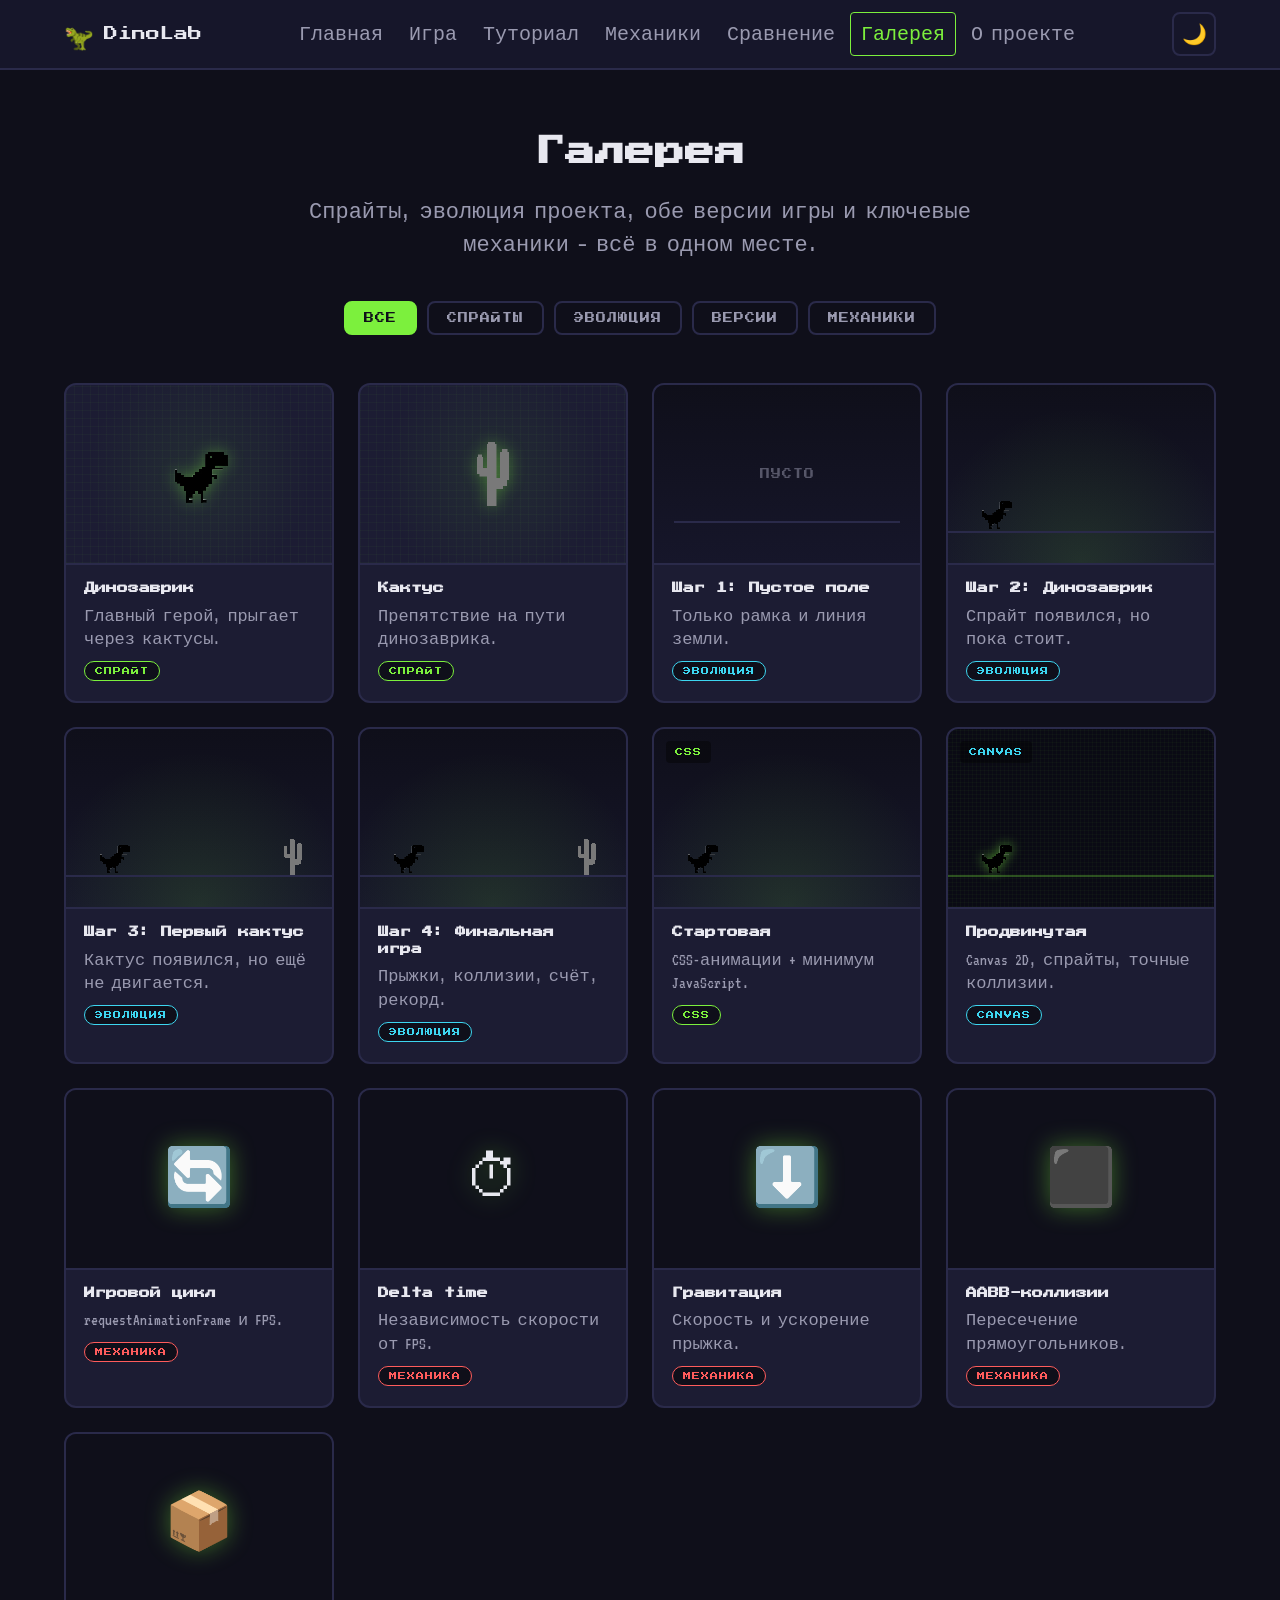
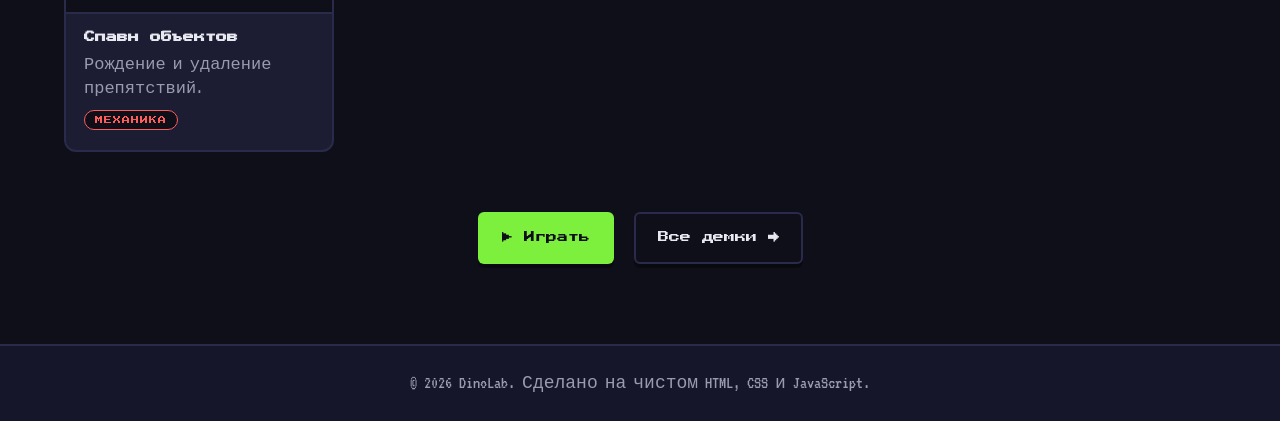
<file: gallery.html>
<!DOCTYPE html>
<html lang="ru">
<head>
    <meta charset="UTF-8">
    <meta name="viewport" content="width=device-width, initial-scale=1.0">
    <title>Галерея — DinoLab</title>
    <link rel="preconnect" href="https://fonts.googleapis.com">
    <link rel="preconnect" href="https://fonts.gstatic.com" crossorigin>
    <link href="https://fonts.googleapis.com/css2?family=Press+Start+2P&family=VT323&display=swap" rel="stylesheet">
    <link rel="stylesheet" href="style.css">
    <style>
        /* ============ Страница галереи ============ */
        .gallery-page {
            padding: 60px 0 80px;
        }

        .gallery-head {
            text-align: center;
            margin-bottom: 40px;
        }

        .gallery-title {
            font-family: 'Press Start 2P', monospace;
            font-size: clamp(18px, 3.5vw, 30px);
            margin-bottom: 20px;
        }

        .gallery-subtitle {
            color: var(--text-muted);
            font-size: 22px;
            max-width: 720px;
            margin: 0 auto;
        }

        /* ============ Фильтр ============ */
        .gallery-filter {
            display: flex;
            justify-content: center;
            gap: 10px;
            flex-wrap: wrap;
            margin-bottom: 48px;
        }

        .filter-btn {
            font-family: 'Press Start 2P', monospace;
            font-size: 10px;
            background: transparent;
            border: 2px solid var(--border);
            color: var(--text-muted);
            padding: 10px 18px;
            border-radius: 8px;
            cursor: pointer;
            transition: all 0.2s;
            letter-spacing: 1px;
        }

        .filter-btn:hover {
            border-color: var(--accent);
            color: var(--accent);
        }

        .filter-btn.active {
            background: var(--accent);
            color: #0f0f1a;
            border-color: var(--accent);
        }

        /* ============ Сетка галереи ============ */
        .gallery-grid {
            display: grid;
            grid-template-columns: repeat(auto-fill, minmax(260px, 1fr));
            gap: 24px;
        }

        .gallery-item {
            background: var(--surface);
            border: 2px solid var(--border);
            border-radius: 12px;
            overflow: hidden;
            cursor: pointer;
            transition: transform 0.25s, border-color 0.25s, box-shadow 0.25s;
            display: flex;
            flex-direction: column;
            opacity: 0;
            transform: translateY(20px);
            animation: galleryFadeIn 0.4s ease forwards;
        }

        @keyframes galleryFadeIn {
            to {
                opacity: 1;
                transform: translateY(0);
            }
        }

        .gallery-item:hover {
            transform: translateY(-6px);
            border-color: var(--accent);
            box-shadow: 0 12px 40px rgba(124, 240, 61, 0.15);
        }

        .gallery-item.hidden {
            display: none;
        }

        /* ============ Превью-сцена ============ */
        .gallery-preview {
            height: 180px;
            background: var(--bg-alt);
            border-bottom: 2px solid var(--border);
            position: relative;
            overflow: hidden;
            display: flex;
            align-items: center;
            justify-content: center;
        }

        .gallery-caption {
            padding: 16px 18px 20px;
            display: flex;
            flex-direction: column;
            gap: 6px;
            flex: 1;
        }

        .gallery-caption h3 {
            font-family: 'Press Start 2P', monospace;
            font-size: 11px;
            line-height: 1.5;
            color: var(--text);
        }

        .gallery-caption p {
            color: var(--text-muted);
            font-size: 17px;
            line-height: 1.4;
        }

        .gallery-tag {
            display: inline-block;
            font-family: 'Press Start 2P', monospace;
            font-size: 8px;
            color: var(--accent);
            background: var(--bg);
            border: 1px solid var(--accent);
            border-radius: 20px;
            padding: 3px 10px;
            letter-spacing: 1px;
            margin-top: 4px;
            align-self: flex-start;
        }

        .gallery-tag.blue {
            color: var(--accent-2);
            border-color: var(--accent-2);
        }

        .gallery-tag.danger {
            color: var(--danger);
            border-color: var(--danger);
        }

        /* ============ Сцена: спрайты ============ */
        .scene-sprite {
            display: flex;
            gap: 20px;
            align-items: center;
            justify-content: center;
            background:
                radial-gradient(circle at 50% 50%, rgba(124, 240, 61, 0.08), transparent 70%),
                repeating-linear-gradient(0deg, rgba(124, 240, 61, 0.03) 0, rgba(124, 240, 61, 0.03) 1px, transparent 1px, transparent 8px),
                repeating-linear-gradient(90deg, rgba(124, 240, 61, 0.03) 0, rgba(124, 240, 61, 0.03) 1px, transparent 1px, transparent 8px);
        }

        .scene-sprite img {
            image-rendering: pixelated;
            filter: drop-shadow(0 0 8px rgba(124, 240, 61, 0.4));
        }

        .scene-sprite .sprite-dino {
            width: 64px;
            height: 64px;
        }

        .scene-sprite .sprite-cactus {
            width: 32px;
            height: 64px;
        }

        /* ============ Сцена: мини-игра ============ */
        .scene-game {
            background:
                radial-gradient(circle at 50% 100%, rgba(124, 240, 61, 0.12), transparent 70%),
                linear-gradient(180deg, var(--bg) 0%, var(--bg-alt) 100%);
        }

        .scene-game .scene-ground {
            position: absolute;
            bottom: 30px;
            left: 0;
            right: 0;
            height: 2px;
            background: var(--border);
        }

        .scene-game .scene-dino {
            position: absolute;
            bottom: 32px;
            left: 30px;
            width: 36px;
            height: 36px;
            background-image: url("assets/img/dino.png");
            background-size: 36px 36px;
            background-repeat: no-repeat;
            image-rendering: pixelated;
        }

        .scene-game .scene-cactus {
            position: absolute;
            bottom: 32px;
            right: 30px;
            width: 18px;
            height: 36px;
            background-image: url("assets/img/cactus.png");
            background-size: 18px 36px;
            background-repeat: no-repeat;
            image-rendering: pixelated;
        }

        .scene-game.animate .scene-dino {
            animation: galleryDinoJump 3s infinite linear;
        }

        @keyframes galleryDinoJump {
            0%, 70%   { bottom: 32px; }
            78%       { bottom: 80px; }
            86%       { bottom: 80px; }
            94%, 100% { bottom: 32px; }
        }

        .scene-game.animate .scene-cactus {
            animation: galleryCactusMove 3s infinite linear;
        }

        @keyframes galleryCactusMove {
            0%   { right: -30px; }
            100% { right: 100%; }
        }

        /* ============ Сцена: пустое поле ============ */
        .scene-empty {
            background: linear-gradient(180deg, var(--bg) 0%, var(--bg-alt) 100%);
        }

        .scene-empty .scene-ground {
            position: absolute;
            bottom: 40px;
            left: 20px;
            right: 20px;
            height: 2px;
            background: var(--border);
        }

        .scene-empty .scene-label {
            font-family: 'Press Start 2P', monospace;
            font-size: 10px;
            color: var(--text-muted);
            letter-spacing: 1px;
            text-align: center;
            opacity: 0.5;
        }

        /* ============ Сцена: версии ============ */
        .scene-css {
            background:
                radial-gradient(circle at 50% 100%, rgba(124, 240, 61, 0.12), transparent 70%),
                linear-gradient(180deg, var(--bg) 0%, var(--bg-alt) 100%);
        }

        .scene-css .scene-badge {
            position: absolute;
            top: 12px;
            left: 12px;
            font-family: 'Press Start 2P', monospace;
            font-size: 8px;
            color: var(--accent);
            background: rgba(0, 0, 0, 0.4);
            padding: 5px 9px;
            border-radius: 4px;
            letter-spacing: 1px;
        }

        .scene-canvas {
            background:
                repeating-linear-gradient(0deg, rgba(124, 240, 61, 0.03) 0, rgba(124, 240, 61, 0.03) 1px, transparent 1px, transparent 4px),
                repeating-linear-gradient(90deg, rgba(124, 240, 61, 0.03) 0, rgba(124, 240, 61, 0.03) 1px, transparent 1px, transparent 4px),
                #0a0a14;
        }

        body.light .scene-canvas {
            background:
                repeating-linear-gradient(0deg, rgba(0, 0, 0, 0.04) 0, rgba(0, 0, 0, 0.04) 1px, transparent 1px, transparent 4px),
                repeating-linear-gradient(90deg, rgba(0, 0, 0, 0.04) 0, rgba(0, 0, 0, 0.04) 1px, transparent 1px, transparent 4px),
                #eaeaf0;
        }

        .scene-canvas .scene-badge {
            position: absolute;
            top: 12px;
            left: 12px;
            font-family: 'Press Start 2P', monospace;
            font-size: 8px;
            color: var(--accent-2);
            background: rgba(0, 0, 0, 0.4);
            padding: 5px 9px;
            border-radius: 4px;
            letter-spacing: 1px;
        }

        .scene-css .scene-ground,
        .scene-canvas .scene-ground {
            position: absolute;
            bottom: 30px;
            left: 0;
            right: 0;
            height: 2px;
        }

        .scene-css .scene-ground {
            background: var(--border);
        }

        .scene-canvas .scene-ground {
            background: rgba(124, 240, 61, 0.3);
        }

        .scene-css .scene-dino,
        .scene-canvas .scene-dino {
            position: absolute;
            bottom: 32px;
            left: 30px;
            width: 36px;
            height: 36px;
            background-image: url("assets/img/dino.png");
            background-size: 36px 36px;
            background-repeat: no-repeat;
            image-rendering: pixelated;
        }

        .scene-canvas .scene-dino {
            filter: brightness(1.2) drop-shadow(0 0 6px rgba(124, 240, 61, 0.6));
        }

        /* ============ Сцена: механики ============ */
        .scene-mech {
            background: var(--bg);
            display: flex;
            align-items: center;
            justify-content: center;
        }

        .scene-mech-icon {
            font-size: 56px;
            line-height: 1;
            filter: drop-shadow(0 0 12px rgba(124, 240, 61, 0.4));
        }

        /* ============ Модалка ============ */
        .gallery-modal {
            position: fixed;
            inset: 0;
            background: rgba(0, 0, 0, 0.85);
            display: flex;
            align-items: center;
            justify-content: center;
            z-index: 300;
            opacity: 0;
            pointer-events: none;
            transition: opacity 0.25s;
            padding: 20px;
        }

        .gallery-modal.open {
            opacity: 1;
            pointer-events: auto;
        }

        .gallery-modal-content {
            background: var(--surface);
            border: 2px solid var(--accent);
            border-radius: 14px;
            max-width: 600px;
            width: 100%;
            max-height: 90vh;
            overflow-y: auto;
            position: relative;
            box-shadow: 0 0 60px rgba(124, 240, 61, 0.3);
        }

        .gallery-modal-close {
            position: absolute;
            top: 12px;
            right: 12px;
            background: transparent;
            border: 2px solid var(--border);
            color: var(--text);
            width: 36px;
            height: 36px;
            border-radius: 8px;
            cursor: pointer;
            font-size: 20px;
            z-index: 2;
            transition: all 0.2s;
        }

        .gallery-modal-close:hover {
            border-color: var(--danger);
            color: var(--danger);
        }

        .gallery-modal-preview {
            height: 260px;
            background: var(--bg-alt);
            border-bottom: 2px solid var(--border);
            position: relative;
            overflow: hidden;
            display: flex;
            align-items: center;
            justify-content: center;
        }

        .gallery-modal-body {
            padding: 28px 32px 32px;
        }

        .gallery-modal-body h2 {
            font-family: 'Press Start 2P', monospace;
            font-size: 16px;
            line-height: 1.5;
            margin-bottom: 16px;
        }

        .gallery-modal-body p {
            color: var(--text-muted);
            line-height: 1.6;
            margin-bottom: 12px;
        }

        /* ============ Адаптив ============ */
        @media (max-width: 600px) {
            .gallery-page {
                padding: 40px 0 60px;
            }

            .gallery-head {
                margin-bottom: 30px;
            }

            .gallery-grid {
                grid-template-columns: 1fr;
                gap: 18px;
            }

            .gallery-modal-body {
                padding: 22px 22px 26px;
            }

            .gallery-modal-preview {
                height: 200px;
            }
        }
    </style>
</head>
<body>
    <header class="site-header">
        <div class="container header-inner">
            <a href="index.html" class="logo">
                <span class="logo-dino">🦖</span>
                <span class="logo-text">DinoLab</span>
            </a>
            <nav class="main-nav">
                <ul>
                    <li><a href="index.html">Главная</a></li>
                    <li><a href="game.html">Игра</a></li>
                    <li><a href="tutorial.html">Туториал</a></li>
                    <li><a href="mechanics.html">Механики</a></li>
                    <li><a href="compare.html">Сравнение</a></li>
                    <li><a href="gallery.html">Галерея</a></li>
                    <li><a href="about.html">О проекте</a></li>
                </ul>
            </nav>
            <button class="theme-toggle" id="themeToggle" aria-label="Переключить тему">🌙</button>
        </div>
    </header>

    <main>
        <section class="gallery-page">
            <div class="container">
                <div class="gallery-head">
                    <h1 class="gallery-title">Галерея</h1>
                    <p class="gallery-subtitle">
                        Спрайты, эволюция проекта, обе версии игры и ключевые механики — всё в одном месте.
                    </p>
                </div>

                <!-- ============ Фильтр ============ -->
                <div class="gallery-filter">
                    <button class="filter-btn active" data-filter="all">ВСЕ</button>
                    <button class="filter-btn" data-filter="sprite">СПРАЙТЫ</button>
                    <button class="filter-btn" data-filter="evolution">ЭВОЛЮЦИЯ</button>
                    <button class="filter-btn" data-filter="version">ВЕРСИИ</button>
                    <button class="filter-btn" data-filter="mechanic">МЕХАНИКИ</button>
                </div>

                <!-- ============ Сетка ============ -->
                <div class="gallery-grid" id="galleryGrid">

                    <!-- ===== СПРАЙТЫ ===== -->
                    <article class="gallery-item" data-category="sprite" style="animation-delay: 0.05s"
                             data-title="Динозаврик"
                             data-desc="Спрайт главного героя. Пиксельный стиль, 50×50 пикселей. Двигается слева, прыгает через кактусы. В CSS-версии реализован как background-image div'а.">
                        <div class="gallery-preview scene-sprite">
                            <img src="assets/img/dino.png" alt="Динозаврик" class="sprite-dino">
                        </div>
                        <div class="gallery-caption">
                            <h3>Динозаврик</h3>
                            <p>Главный герой, прыгает через кактусы.</p>
                            <span class="gallery-tag">СПРАЙТ</span>
                        </div>
                    </article>

                    <article class="gallery-item" data-category="sprite" style="animation-delay: 0.1s"
                             data-title="Кактус"
                             data-desc="Препятствие, которое нужно перепрыгивать. Узкий и высокий спрайт, 20×40 пикселей. Двигается справа налево. При столкновении — Game Over.">
                        <div class="gallery-preview scene-sprite">
                            <img src="assets/img/cactus.png" alt="Кактус" class="sprite-cactus">
                        </div>
                        <div class="gallery-caption">
                            <h3>Кактус</h3>
                            <p>Препятствие на пути динозаврика.</p>
                            <span class="gallery-tag">СПРАЙТ</span>
                        </div>
                    </article>

                    <!-- ===== ЭВОЛЮЦИЯ ===== -->
                    <article class="gallery-item" data-category="evolution" style="animation-delay: 0.15s"
                             data-title="Шаг 1: Пустое поле"
                             data-desc="Самый первый этап. Есть только HTML-каркас и стилизованное игровое поле с линией земли. Никаких объектов — просто рамка и место, куда всё будет добавлено.">
                        <div class="gallery-preview scene-empty">
                            <div class="scene-ground"></div>
                            <div class="scene-label">ПУСТО</div>
                        </div>
                        <div class="gallery-caption">
                            <h3>Шаг 1: Пустое поле</h3>
                            <p>Только рамка и линия земли.</p>
                            <span class="gallery-tag blue">ЭВОЛЮЦИЯ</span>
                        </div>
                    </article>

                    <article class="gallery-item" data-category="evolution" style="animation-delay: 0.2s"
                             data-title="Шаг 2: Динозаврик"
                             data-desc="Добавили динозаврика на поле. Он стоит слева внизу. Ещё нет кактуса и логики прыжка — только спрайт, который никуда не двигается.">
                        <div class="gallery-preview scene-game">
                            <div class="scene-ground"></div>
                            <div class="scene-dino"></div>
                        </div>
                        <div class="gallery-caption">
                            <h3>Шаг 2: Динозаврик</h3>
                            <p>Спрайт появился, но пока стоит.</p>
                            <span class="gallery-tag blue">ЭВОЛЮЦИЯ</span>
                        </div>
                    </article>

                    <article class="gallery-item" data-category="evolution" style="animation-delay: 0.25s"
                             data-title="Шаг 3: Первый кактус"
                             data-desc="Добавили кактус справа. Он пока не двигается — просто стоит. Следующий шаг: анимация движения справа налево.">
                        <div class="gallery-preview scene-game">
                            <div class="scene-ground"></div>
                            <div class="scene-dino"></div>
                            <div class="scene-cactus"></div>
                        </div>
                        <div class="gallery-caption">
                            <h3>Шаг 3: Первый кактус</h3>
                            <p>Кактус появился, но ещё не двигается.</p>
                            <span class="gallery-tag blue">ЭВОЛЮЦИЯ</span>
                        </div>
                    </article>

                    <article class="gallery-item" data-category="evolution" style="animation-delay: 0.3s"
                             data-title="Шаг 4: Финальная игра"
                             data-desc="Полноценная игра: динозаврик прыгает через движущиеся кактусы, есть коллизии, счёт, рекорд в localStorage и ускорение со временем. То, что сейчас работает на странице игры.">
                        <div class="gallery-preview scene-game animate">
                            <div class="scene-ground"></div>
                            <div class="scene-dino"></div>
                            <div class="scene-cactus"></div>
                        </div>
                        <div class="gallery-caption">
                            <h3>Шаг 4: Финальная игра</h3>
                            <p>Прыжки, коллизии, счёт, рекорд.</p>
                            <span class="gallery-tag blue">ЭВОЛЮЦИЯ</span>
                        </div>
                    </article>

                    <!-- ===== ВЕРСИИ ===== -->
                    <article class="gallery-item" data-category="version" style="animation-delay: 0.35s"
                             data-title="Стартовая версия"
                             data-desc="Игра на HTML-элементах и CSS. Движение кактуса через requestAnimationFrame и transform, прыжок через CSS-анимацию, коллизии через getBoundingClientRect. Простая, понятная, идеальна для обучения.">
                        <div class="gallery-preview scene-css">
                            <div class="scene-badge">CSS</div>
                            <div class="scene-ground"></div>
                            <div class="scene-dino"></div>
                        </div>
                        <div class="gallery-caption">
                            <h3>Стартовая</h3>
                            <p>CSS-анимации + минимум JavaScript.</p>
                            <span class="gallery-tag">CSS</span>
                        </div>
                    </article>

                    <article class="gallery-item" data-category="version" style="animation-delay: 0.4s"
                             data-title="Продвинутая версия"
                             data-desc="Тот самый DinoGoogle из Chromium. Всё на canvas: спрайты, покадровая анимация, AABB-коллизии, звуки через Web Audio API. Промышленный подход, используемый в реальном браузере.">
                        <div class="gallery-preview scene-canvas">
                            <div class="scene-badge">CANVAS</div>
                            <div class="scene-ground"></div>
                            <div class="scene-dino"></div>
                        </div>
                        <div class="gallery-caption">
                            <h3>Продвинутая</h3>
                            <p>Canvas 2D, спрайты, точные коллизии.</p>
                            <span class="gallery-tag blue">CANVAS</span>
                        </div>
                    </article>

                    <!-- ===== МЕХАНИКИ ===== -->
                    <article class="gallery-item" data-category="mechanic" style="animation-delay: 0.45s"
                             data-title="Игровой цикл"
                             data-desc="requestAnimationFrame вызывает функцию ~60 раз в секунду. Это основа любой игры в браузере. Синхронизируется с частотой обновления экрана и останавливается в фоновой вкладке.">
                        <div class="gallery-preview scene-mech">
                            <div class="scene-mech-icon">🔄</div>
                        </div>
                        <div class="gallery-caption">
                            <h3>Игровой цикл</h3>
                            <p>requestAnimationFrame и FPS.</p>
                            <span class="gallery-tag danger">МЕХАНИКА</span>
                        </div>
                    </article>

                    <article class="gallery-item" data-category="mechanic" style="animation-delay: 0.5s"
                             data-title="Delta time"
                             data-desc="Умножение скорости на прошедшее время. Без этого скорость игры зависит от частоты кадров: на быстром ПК быстро, на слабом — медленно. С delta time скорость одинакова везде.">
                        <div class="gallery-preview scene-mech">
                            <div class="scene-mech-icon">⏱</div>
                        </div>
                        <div class="gallery-caption">
                            <h3>Delta time</h3>
                            <p>Независимость скорости от FPS.</p>
                            <span class="gallery-tag danger">МЕХАНИКА</span>
                        </div>
                    </article>

                    <article class="gallery-item" data-category="mechanic" style="animation-delay: 0.55s"
                             data-title="Гравитация"
                             data-desc="Прыжок — это физика, а не анимация. У персонажа есть вертикальная скорость, которая каждый кадр меняется под действием гравитации. Когда скорость становится положительной — персонаж падает.">
                        <div class="gallery-preview scene-mech">
                            <div class="scene-mech-icon">⬇️</div>
                        </div>
                        <div class="gallery-caption">
                            <h3>Гравитация</h3>
                            <p>Скорость и ускорение прыжка.</p>
                            <span class="gallery-tag danger">МЕХАНИКА</span>
                        </div>
                    </article>

                    <article class="gallery-item" data-category="mechanic" style="animation-delay: 0.6s"
                             data-title="AABB-коллизии"
                             data-desc="Axis-Aligned Bounding Box — проверка пересечения двух прямоугольников через четыре сравнения координат. Работает за O(1), используется в большинстве 2D-игр, включая официальный DinoGoogle.">
                        <div class="gallery-preview scene-mech">
                            <div class="scene-mech-icon">⬛</div>
                        </div>
                        <div class="gallery-caption">
                            <h3>AABB-коллизии</h3>
                            <p>Пересечение прямоугольников.</p>
                            <span class="gallery-tag danger">МЕХАНИКА</span>
                        </div>
                    </article>

                    <article class="gallery-item" data-category="mechanic" style="animation-delay: 0.65s"
                             data-title="Спавн объектов"
                             data-desc="Препятствия появляются с определённым интервалом. Можно рандомизировать интервал, чтобы игра была непредсказуемой. Когда объект уезжает за левый край — он удаляется.">
                        <div class="gallery-preview scene-mech">
                            <div class="scene-mech-icon">📦</div>
                        </div>
                        <div class="gallery-caption">
                            <h3>Спавн объектов</h3>
                            <p>Рождение и удаление препятствий.</p>
                            <span class="gallery-tag danger">МЕХАНИКА</span>
                        </div>
                    </article>

                </div>

                <!-- ============ CTA ============ -->
                <div style="text-align: center; margin-top: 60px;">
                    <a href="game.html" class="btn btn-primary">▶ Играть</a>
                    <a href="mechanics.html" class="btn btn-secondary" style="margin-left: 12px;">Все демки →</a>
                </div>
            </div>
        </section>
    </main>

    <footer class="site-footer">
        <div class="container">
            <p>© <span id="year"></span> DinoLab. Сделано на чистом HTML, CSS и JavaScript.</p>
        </div>
    </footer>

    <!-- ============ Модалка ============ -->
    <div class="gallery-modal" id="galleryModal">
        <div class="gallery-modal-content">
            <button class="gallery-modal-close" id="modalClose">✕</button>
            <div class="gallery-modal-preview" id="modalPreview"></div>
            <div class="gallery-modal-body">
                <h2 id="modalTitle"></h2>
                <p id="modalDesc"></p>
            </div>
        </div>
    </div>

    <script src="common.js"></script>
    <script>
        // ============ Фильтр категорий ============
        const filterButtons = document.querySelectorAll('.filter-btn');
        const galleryItems = document.querySelectorAll('.gallery-item');

        filterButtons.forEach(btn => {
            btn.addEventListener('click', () => {
                const filter = btn.dataset.filter;

                // Активная кнопка
                filterButtons.forEach(b => b.classList.remove('active'));
                btn.classList.add('active');

                // Показ/скрытие карточек
                galleryItems.forEach(item => {
                    if (filter === 'all' || item.dataset.category === filter) {
                        item.classList.remove('hidden');
                    } else {
                        item.classList.add('hidden');
                    }
                });
            });
        });

        // ============ Модалка ============
        const modal = document.getElementById('galleryModal');
        const modalClose = document.getElementById('modalClose');
        const modalPreview = document.getElementById('modalPreview');
        const modalTitle = document.getElementById('modalTitle');
        const modalDesc = document.getElementById('modalDesc');

        galleryItems.forEach(item => {
            item.addEventListener('click', () => {
                const preview = item.querySelector('.gallery-preview');
                const title = item.dataset.title;
                const desc = item.dataset.desc;

                // Копируем HTML превью
                modalPreview.innerHTML = preview.innerHTML;
                modalPreview.className = 'gallery-modal-preview ' + preview.className.replace('gallery-preview', '').trim();

                modalTitle.textContent = title;
                modalDesc.textContent = desc;

                modal.classList.add('open');
                document.body.style.overflow = 'hidden';
            });
        });

        function closeModal() {
            modal.classList.remove('open');
            document.body.style.overflow = '';
        }

        modalClose.addEventListener('click', closeModal);

        modal.addEventListener('click', (e) => {
            if (e.target === modal) closeModal();
        });

        document.addEventListener('keydown', (e) => {
            if (e.key === 'Escape' && modal.classList.contains('open')) {
                closeModal();
            }
        });
    </script>
</body>
</html>
</file>
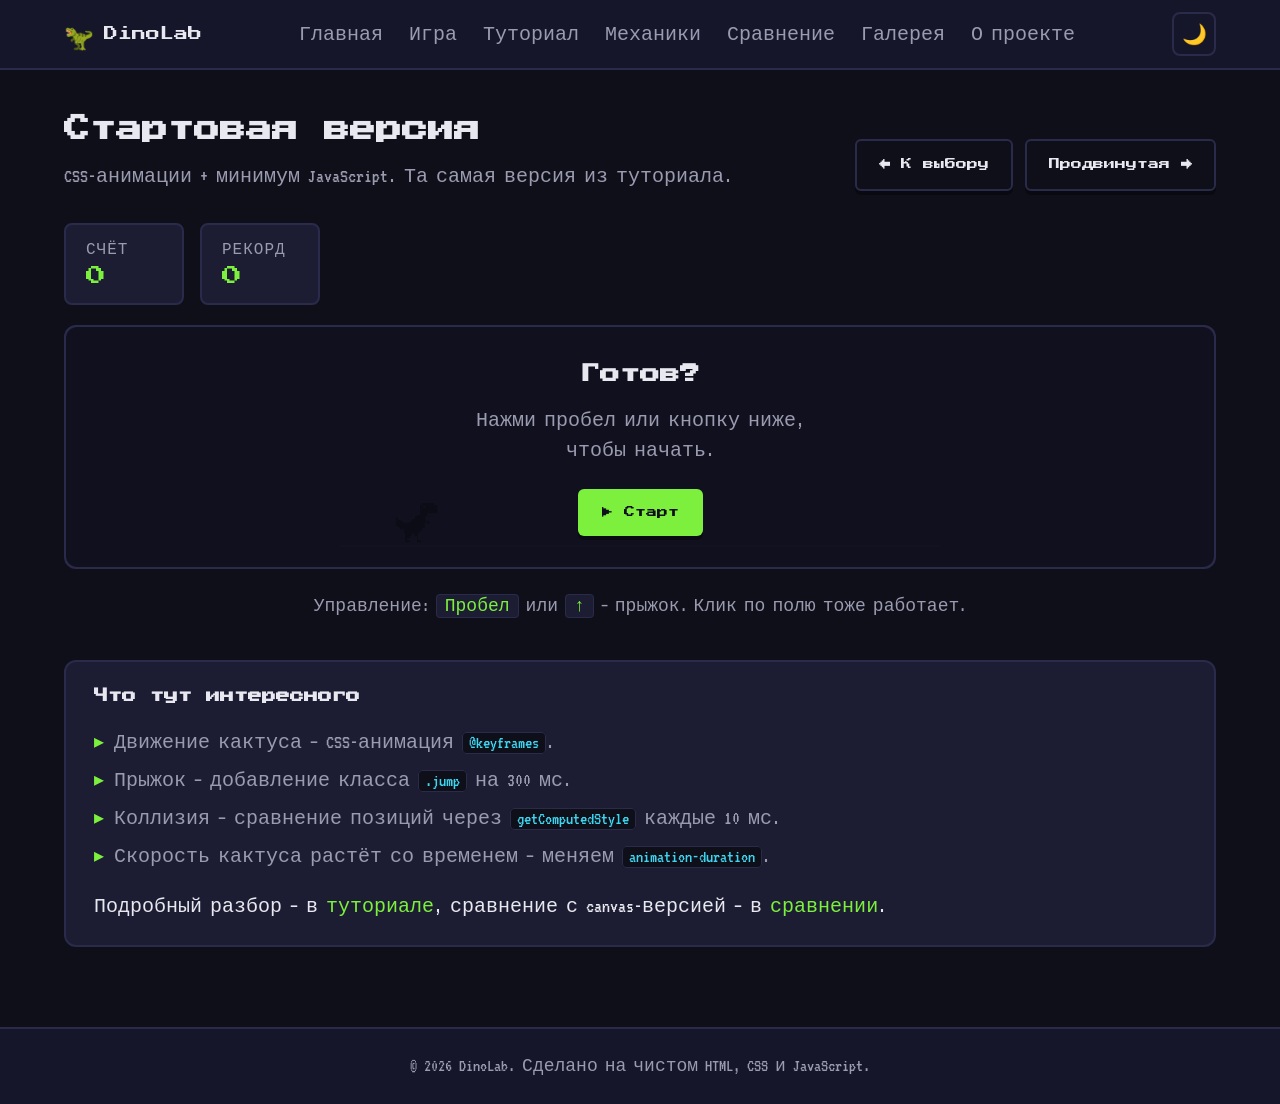
<file: game-custom.html>
<!DOCTYPE html>
<html lang="ru">
<head>
    <meta charset="UTF-8">
    <meta name="viewport" content="width=device-width, initial-scale=1.0">
    <title>Самодельная версия — DinoLab</title>
    <link rel="preconnect" href="https://fonts.googleapis.com">
    <link rel="preconnect" href="https://fonts.gstatic.com" crossorigin>
    <link href="https://fonts.googleapis.com/css2?family=Press+Start+2P&family=VT323&display=swap" rel="stylesheet">
    <link rel="stylesheet" href="style.css">
    <link rel="stylesheet" href="game-custom.css">
</head>
<body>
    <header class="site-header">
        <div class="container header-inner">
            <a href="index.html" class="logo">
                <span class="logo-dino">🦖</span>
                <span class="logo-text">DinoLab</span>
            </a>
            <nav class="main-nav">
                <ul>
                    <li><a href="index.html">Главная</a></li>
                    <li><a href="game.html">Игра</a></li>
                    <li><a href="tutorial.html">Туториал</a></li>
                    <li><a href="mechanics.html">Механики</a></li>
                    <li><a href="compare.html">Сравнение</a></li>
                    <li><a href="gallery.html">Галерея</a></li>
                    <li><a href="about.html">О проекте</a></li>
                </ul>
            </nav>
            <button class="theme-toggle" id="themeToggle" aria-label="Переключить тему">🌙</button>
        </div>
    </header>

    <main>
        <section class="game-page">
            <div class="container">
                <div class="page-head">
                    <div>
                        <h1 class="page-title">Стартовая версия</h1>
                        <p class="page-subtitle">CSS-анимации + минимум JavaScript. Та самая версия из туториала.</p>
                    </div>
                    <div class="page-nav">
                        <a href="game.html" class="btn btn-secondary">← К выбору</a>
                        <a href="game-official.html" class="btn btn-secondary">Продвинутая →</a>
                    </div>
                </div>

                <div class="game-stats">
                    <div class="stat">
                        <span class="stat-label">Счёт</span>
                        <span class="stat-value" id="score">0</span>
                    </div>
                    <div class="stat">
                        <span class="stat-label">Рекорд</span>
                        <span class="stat-value" id="best">0</span>
                    </div>
                </div>

                <div class="game-stage" id="gameStage">
                    <div class="game" id="game">
                        <div id="dino"></div>
                        <div id="cactus"></div>
                    </div>

                    <div class="game-overlay" id="overlay">
                        <div class="overlay-content">
                            <h2 class="overlay-title" id="overlayTitle">Готов?</h2>
                            <p class="overlay-text" id="overlayText">Нажми пробел или кнопку ниже, чтобы начать.</p>
                            <button class="btn btn-primary" id="startBtn">▶ Старт</button>
                        </div>
                    </div>
                </div>

                <p class="game-hint">Управление: <kbd>Пробел</kbd> или <kbd>↑</kbd> — прыжок. Клик по полю тоже работает.</p>

                <div class="game-info">
                    <h3>Что тут интересного</h3>
                    <ul>
                        <li>Движение кактуса — CSS-анимация <code>@keyframes</code>.</li>
                        <li>Прыжок — добавление класса <code>.jump</code> на 300 мс.</li>
                        <li>Коллизия — сравнение позиций через <code>getComputedStyle</code> каждые 10 мс.</li>
                        <li>Скорость кактуса растёт со временем — меняем <code>animation-duration</code>.</li>
                    </ul>
                    <p>Подробный разбор — в <a href="tutorial.html">туториале</a>, сравнение с canvas-версией — в <a href="compare.html">сравнении</a>.</p>
                </div>
            </div>
        </section>
    </main>

    <footer class="site-footer">
        <div class="container">
            <p>© <span id="year"></span> DinoLab. Сделано на чистом HTML, CSS и JavaScript.</p>
        </div>
    </footer>

    <script src="common.js"></script>
    <script src="game-custom.js"></script>
</body>
</html>
</file>
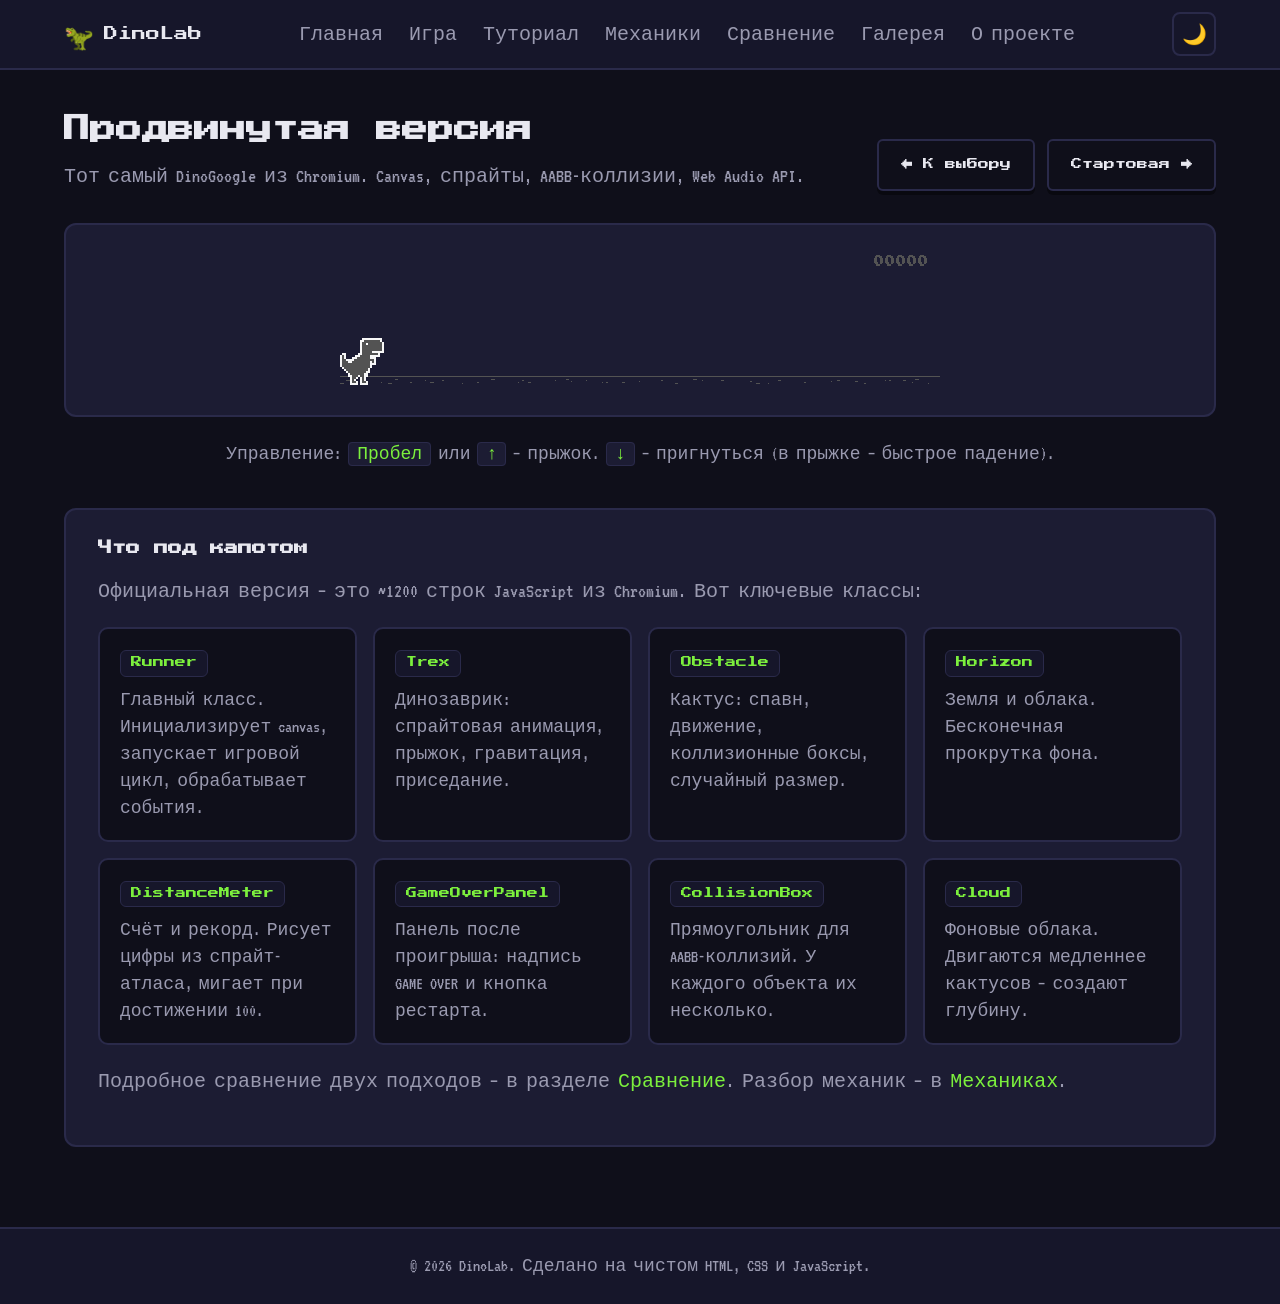
<file: game-official.html>
<!DOCTYPE html>
<html lang="ru">
<head>
    <meta charset="UTF-8">
    <meta name="viewport" content="width=device-width, initial-scale=1.0">
    <title>Официальная версия — DinoLab</title>
    <link rel="preconnect" href="https://fonts.googleapis.com">
    <link rel="preconnect" href="https://fonts.gstatic.com" crossorigin>
    <link href="https://fonts.googleapis.com/css2?family=Press+Start+2P&family=VT323&display=swap" rel="stylesheet">
    <link rel="stylesheet" href="style.css">
    <link rel="stylesheet" href="game-official.css">
    <style id="game-styles"></style>
</head>
<body>
    <header class="site-header">
        <div class="container header-inner">
            <a href="index.html" class="logo">
                <span class="logo-dino">🦖</span>
                <span class="logo-text">DinoLab</span>
            </a>
            <nav class="main-nav">
                <ul>
                    <li><a href="index.html">Главная</a></li>
                    <li><a href="game.html">Игра</a></li>
                    <li><a href="tutorial.html">Туториал</a></li>
                    <li><a href="mechanics.html">Механики</a></li>
                    <li><a href="compare.html">Сравнение</a></li>
                    <li><a href="gallery.html">Галерея</a></li>
                    <li><a href="about.html">О проекте</a></li>
                </ul>
            </nav>
            <button class="theme-toggle" id="themeToggle" aria-label="Переключить тему">🌙</button>
        </div>
    </header>

    <main>
        <section class="game-page">
            <div class="container">
                <div class="page-head">
                    <div>
                        <h1 class="page-title">Продвинутая версия</h1>
                        <p class="page-subtitle">Тот самый DinoGoogle из Chromium. Canvas, спрайты, AABB-коллизии, Web Audio API.</p>
                    </div>
                    <div class="page-nav">
                        <a href="game.html" class="btn btn-secondary">← К выбору</a>
                        <a href="game-custom.html" class="btn btn-secondary">Стартовая →</a>
                    </div>
                </div>

                <!-- ============ Игровое поле ============ -->
                <div class="game-official-stage">
                    <!-- Спрайты и звуки игры (base64 из Chromium) -->

                        <div id="offline-resources" jstcache="0">
    <div id="offline-resources-1x" jstcache="0">
      <img id="1x-obstacle-large" src="[data-uri]" jstcache="0">
      <img id="1x-obstacle-small" src="[data-uri]" jstcache="0">
      <img id="1x-cloud" src="[data-uri]" jstcache="0">
      <img id="1x-text" src="[data-uri]" jstcache="0">
      <img id="1x-horizon" src="[data-uri]" jstcache="0">
      <img id="1x-trex" src="[data-uri]" jstcache="0">
      <img id="1x-restart" src="[data-uri]" jstcache="0">
    </div>
    <div id="offline-resources-2x" jstcache="0">
      <img id="2x-obstacle-large" src="[data-uri]" jstcache="0">
      <img id="2x-obstacle-small" src="[data-uri]" jstcache="0">
      <img id="2x-cloud" src="[data-uri]" jstcache="0">
      <img id="2x-text" src="[data-uri]" jstcache="0">
      <img id="2x-horizon" src="[data-uri]" jstcache="0">
      <img id="2x-trex" src="[data-uri]" jstcache="0">
      <img id="2x-restart" src="[data-uri]" jstcache="0">
    </div>
    <template id="audio-resources" jstcache="0">
      <audio id="offline-sound-press" src="[data-uri]"></audio>
      <audio id="offline-sound-hit" src="[data-uri]"></audio>
      <audio id="offline-sound-reached" src="[data-uri]"></audio>
    </template>
  </div>

                    <div class="interstitial-wrapper" id="officialGame">
                        <div class="game-placeholder">
                            <p>🎮 Загрузка...</p>
                        </div>
                    </div>
                </div>

                <p class="game-hint">Управление: <kbd>Пробел</kbd> или <kbd>↑</kbd> — прыжок. <kbd>↓</kbd> — пригнуться (в прыжке — быстрое падение).</p>

                <!-- ============ Что под капотом ============ -->
                <div class="game-info">
                    <h3>Что под капотом</h3>
                    <p>Официальная версия — это ~1200 строк JavaScript из Chromium. Вот ключевые классы:</p>

                    <div class="classes-grid">
                        <div class="class-card">
                            <code>Runner</code>
                            <p>Главный класс. Инициализирует canvas, запускает игровой цикл, обрабатывает события.</p>
                        </div>
                        <div class="class-card">
                            <code>Trex</code>
                            <p>Динозаврик: спрайтовая анимация, прыжок, гравитация, приседание.</p>
                        </div>
                        <div class="class-card">
                            <code>Obstacle</code>
                            <p>Кактус: спавн, движение, коллизионные боксы, случайный размер.</p>
                        </div>
                        <div class="class-card">
                            <code>Horizon</code>
                            <p>Земля и облака. Бесконечная прокрутка фона.</p>
                        </div>
                        <div class="class-card">
                            <code>DistanceMeter</code>
                            <p>Счёт и рекорд. Рисует цифры из спрайт-атласа, мигает при достижении 100.</p>
                        </div>
                        <div class="class-card">
                            <code>GameOverPanel</code>
                            <p>Панель после проигрыша: надпись GAME OVER и кнопка рестарта.</p>
                        </div>
                        <div class="class-card">
                            <code>CollisionBox</code>
                            <p>Прямоугольник для AABB-коллизий. У каждого объекта их несколько.</p>
                        </div>
                        <div class="class-card">
                            <code>Cloud</code>
                            <p>Фоновые облака. Двигаются медленнее кактусов — создают глубину.</p>
                        </div>
                    </div>

                    <p style="margin-top: 20px;">
                        Подробное сравнение двух подходов — в разделе <a href="compare.html">Сравнение</a>. Разбор механик — в <a href="mechanics.html">Механиках</a>.
                    </p>
                </div>
            </div>
        </section>
    </main>

    <footer class="site-footer">
        <div class="container">
            <p>© <span id="year"></span> DinoLab. Сделано на чистом HTML, CSS и JavaScript.</p>
        </div>
    </footer>

    <script src="common.js"></script>
    <script src="game-official.js"></script>
</body>
</html>
</file>
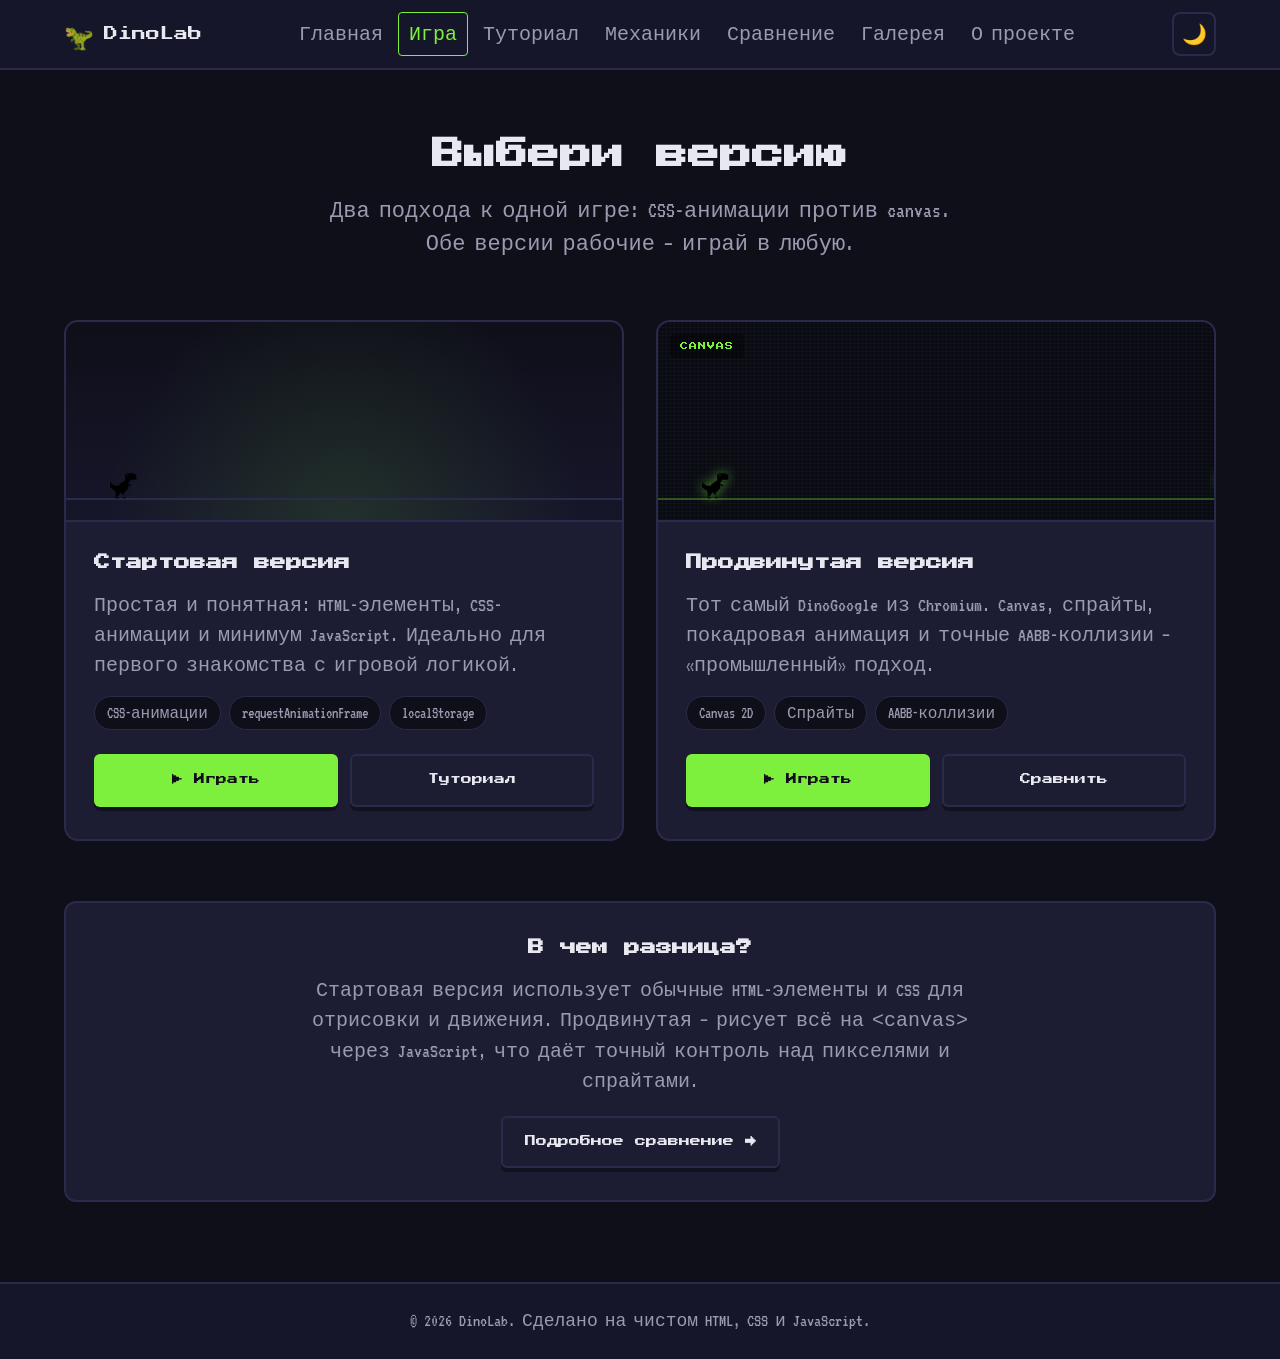
<file: game.html>
<!DOCTYPE html>
<html lang="ru">
<head>
    <meta charset="UTF-8">
    <meta name="viewport" content="width=device-width, initial-scale=1.0">
    <title>Выбор игры — DinoLab</title>
    <link rel="preconnect" href="https://fonts.googleapis.com">
    <link rel="preconnect" href="https://fonts.gstatic.com" crossorigin>
    <link href="https://fonts.googleapis.com/css2?family=Press+Start+2P&family=VT323&display=swap" rel="stylesheet">
    <link rel="stylesheet" href="style.css">
    <style>
        /* ============ Страница выбора игры ============ */
        .game-select {
            padding: 60px 0 80px;
        }

        .game-select-head {
            text-align: center;
            margin-bottom: 60px;
        }

        .game-select-title {
            font-family: 'Press Start 2P', monospace;
            font-size: clamp(20px, 3.5vw, 32px);
            margin-bottom: 16px;
        }

        .game-select-subtitle {
            color: var(--text-muted);
            font-size: 22px;
            max-width: 640px;
            margin: 0 auto;
        }

        /* ============ Сетка карточек ============ */
        .game-grid {
            display: grid;
            grid-template-columns: repeat(auto-fit, minmax(340px, 1fr));
            gap: 32px;
            margin-bottom: 60px;
        }

        .game-card {
            background: var(--surface);
            border: 2px solid var(--border);
            border-radius: 14px;
            overflow: hidden;
            display: flex;
            flex-direction: column;
            transition: transform 0.25s, border-color 0.25s, box-shadow 0.25s;
        }

        .game-card:hover {
            transform: translateY(-6px);
            border-color: var(--accent);
            box-shadow: 0 12px 40px rgba(124, 240, 61, 0.15);
        }

        /* ============ Превью ============ */
        .game-preview {
            height: 200px;
            position: relative;
            overflow: hidden;
            border-bottom: 2px solid var(--border);
            display: flex;
            align-items: flex-end;
            justify-content: center;
            padding-bottom: 20px;
        }

        /* --- Превью 1: CSS-версия --- */
        .preview-css {
            background:
                radial-gradient(circle at 50% 100%, rgba(124, 240, 61, 0.12), transparent 70%),
                linear-gradient(180deg, var(--bg) 0%, var(--bg-alt) 100%);
        }

        .preview-css .preview-ground {
            position: absolute;
            bottom: 20px;
            left: 0;
            right: 0;
            height: 2px;
            background: var(--border);
        }

                .preview-css .mini-dino {
            position: absolute;
            bottom: 20px;
            left: 40px;
            width: 32px;
            height: 32px;
            background-image: url("assets/img/dino.png");
            background-size: 32px 32px;
            background-repeat: no-repeat;
            animation: miniDinoJump 3s infinite linear;
            animation-delay: 0s;
        }

        @keyframes miniDinoJump {
            0%, 50%   { bottom: 20px; }
            90%       { bottom: 70px; }
            100%       { bottom: 70px; }
            80%, 100% { bottom: 20px; }
        }

        .preview-css .mini-cactus {
            position: absolute;
            bottom: 20px;
            right: -20px;
            width: 16px;
            height: 32px;
            background-image: url("assets/img/cactus.png");
            background-size: 16px 32px;
            background-repeat: no-repeat;
            animation: miniCactusMove 3s infinite linear;
            animation-delay: 0s;
        }

        @keyframes miniCactusMove {
            0%   { right: -40px; }
            100% { right: 100%; }
        }

        /* --- Превью 2: Canvas-версия (имитация) --- */
        .preview-canvas {
            background:
                repeating-linear-gradient(
                    0deg,
                    rgba(124, 240, 61, 0.03) 0,
                    rgba(124, 240, 61, 0.03) 1px,
                    transparent 1px,
                    transparent 4px
                ),
                repeating-linear-gradient(
                    90deg,
                    rgba(124, 240, 61, 0.03) 0,
                    rgba(124, 240, 61, 0.03) 1px,
                    transparent 1px,
                    transparent 4px
                ),
                #0a0a14;
        }

        body.light .preview-canvas {
            background:
                repeating-linear-gradient(
                    0deg,
                    rgba(0, 0, 0, 0.04) 0,
                    rgba(0, 0, 0, 0.04) 1px,
                    transparent 1px,
                    transparent 4px
                ),
                repeating-linear-gradient(
                    90deg,
                    rgba(0, 0, 0, 0.04) 0,
                    rgba(0, 0, 0, 0.04) 1px,
                    transparent 1px,
                    transparent 4px
                ),
                #eaeaf0;
        }

        .preview-canvas .canvas-badge {
            position: absolute;
            top: 12px;
            left: 12px;
            font-family: 'Press Start 2P', monospace;
            font-size: 8px;
            color: var(--accent);
            background: rgba(0, 0, 0, 0.4);
            padding: 6px 10px;
            border-radius: 4px;
            letter-spacing: 1px;
        }

        .preview-canvas .preview-ground {
            position: absolute;
            bottom: 20px;
            left: 0;
            right: 0;
            height: 2px;
            background: rgba(124, 240, 61, 0.3);
        }

        .preview-canvas .mini-dino {
            position: absolute;
            bottom: 20px;
            left: 40px;
            width: 32px;
            height: 32px;
            background-image: url("assets/img/dino.png");
            background-size: 32px 32px;
            background-repeat: no-repeat;
            filter: brightness(1.2) drop-shadow(0 0 6px rgba(124, 240, 61, 0.6));
            animation: canvasDinoJump 2s infinite linear;
        }

        @keyframes canvasDinoJump {
            0%, 50%   { transform: translateY(0); }
            90%       { transform: translateY(-40px); }
            100%       { transform: translateY(-40px); }
            80%, 100% { transform: translateY(0); }
        }

        .preview-canvas .mini-cactus {
            position: absolute;
            bottom: 20px;
            right: -20px;
            width: 16px;
            height: 32px;
            background-image: url("assets/img/cactus.png");
            background-size: 16px 32px;
            background-repeat: no-repeat;
            filter: brightness(1.2) drop-shadow(0 0 6px rgba(124, 240, 61, 0.6));
            animation: canvasCactusMove 2s infinite linear;
        }

        @keyframes canvasCactusMove {
            0%   { right: -40px; }
            100% { right: 100%; }
        }

        /* Облако в превью canvas */
        .preview-canvas .mini-cloud {
            position: absolute;
            top: 30px;
            left: -60px;
            width: 50px;
            height: 16px;
            background: rgba(124, 240, 61, 0.15);
            border-radius: 20px;
            filter: blur(2px);
            animation: canvasCloudMove 6s infinite linear;
        }

        @keyframes canvasCloudMove {
            0%   { left: -60px; }
            100% { left: 100%; }
        }

        /* ============ Информация о карточке ============ */
        .game-card-body {
            padding: 28px 28px 32px;
            display: flex;
            flex-direction: column;
            gap: 16px;
            flex: 1;
        }

        .game-card-title {
            font-family: 'Press Start 2P', monospace;
            font-size: 16px;
            line-height: 1.5;
        }

        .game-card-desc {
            color: var(--text-muted);
            flex: 1;
        }

        .game-card-tags {
            display: flex;
            gap: 8px;
            flex-wrap: wrap;
        }

        .tag {
            font-size: 16px;
            background: var(--bg);
            border: 1px solid var(--border);
            border-radius: 20px;
            padding: 4px 12px;
            color: var(--text-muted);
        }

        .game-card-actions {
            display: flex;
            gap: 12px;
            flex-wrap: wrap;
            margin-top: 8px;
        }

        .game-card-actions .btn {
            flex: 1;
            min-width: 140px;
        }

        /* ============ Блок «в чём разница» ============ */
        .diff-block {
            background: var(--surface);
            border: 2px solid var(--border);
            border-radius: 12px;
            padding: 32px 36px;
            text-align: center;
        }

        .diff-block h3 {
            font-family: 'Press Start 2P', monospace;
            font-size: 16px;
            margin-bottom: 16px;
        }

        .diff-block p {
            color: var(--text-muted);
            max-width: 700px;
            margin: 0 auto 20px;
        }

        @media (max-width: 600px) {
            .game-grid {
                grid-template-columns: 1fr;
                gap: 24px;
            }

            .game-select {
                padding: 40px 0 60px;
            }

            .game-select-head {
                margin-bottom: 40px;
            }

            .game-card-actions {
                flex-direction: column;
            }
        }
    </style>
</head>
<body>
    <header class="site-header">
        <div class="container header-inner">
            <a href="index.html" class="logo">
                <span class="logo-dino">🦖</span>
                <span class="logo-text">DinoLab</span>
            </a>
            <nav class="main-nav">
                <ul>
                    <li><a href="index.html">Главная</a></li>
                    <li><a href="game.html">Игра</a></li>
                    <li><a href="tutorial.html">Туториал</a></li>
                    <li><a href="mechanics.html">Механики</a></li>
                    <li><a href="compare.html">Сравнение</a></li>
                    <li><a href="gallery.html">Галерея</a></li>
                    <li><a href="about.html">О проекте</a></li>
                </ul>
            </nav>
            <button class="theme-toggle" id="themeToggle" aria-label="Переключить тему">🌙</button>
        </div>
    </header>

    <main>
        <section class="game-select">
            <div class="container">
                <div class="game-select-head">
                    <h1 class="game-select-title">Выбери версию</h1>
                    <p class="game-select-subtitle">
                        Два подхода к одной игре: CSS-анимации против canvas. Обе версии рабочие — играй в любую.
                    </p>
                </div>

                <div class="game-grid">
                    <!-- Карточка 1: самодельная -->
                    <article class="game-card">
                        <div class="game-preview preview-css">
                            <div class="preview-ground"></div>
                            <div class="mini-dino"></div>
                            <div class="mini-cactus"></div>
                        </div>
                        <div class="game-card-body">
                            <h2 class="game-card-title">Стартовая версия</h2>
                            <p class="game-card-desc">
                                Простая и понятная: HTML-элементы, CSS-анимации и минимум JavaScript. Идеально для первого знакомства с игровой логикой.
                            </p>
                            <div class="game-card-tags">
                                <span class="tag">CSS-анимации</span>
                                <span class="tag">requestAnimationFrame</span>
                                <span class="tag">localStorage</span>
                            </div>
                            <div class="game-card-actions">
                                <a href="game-custom.html" class="btn btn-primary">▶ Играть</a>
                                <a href="tutorial.html" class="btn btn-secondary">Туториал</a>
                            </div>
                        </div>
                    </article>

                    <!-- Карточка 2: официальная -->
                    <article class="game-card">
                        <div class="game-preview preview-canvas">
                            <div class="canvas-badge">CANVAS</div>
                            <div class="preview-ground"></div>
                            <div class="mini-dino"></div>
                            <div class="mini-cactus"></div>
                        </div>
                        <div class="game-card-body">
                            <h2 class="game-card-title">Продвинутая версия</h2>
                            <p class="game-card-desc">
                                Тот самый DinoGoogle из Chromium. Canvas, спрайты, покадровая анимация и точные AABB-коллизии — «промышленный» подход.
                            </p>
                            <div class="game-card-tags">
                                <span class="tag">Canvas 2D</span>
                                <span class="tag">Спрайты</span>
                                <span class="tag">AABB-коллизии</span>
                            </div>
                            <div class="game-card-actions">
                                <a href="game-official.html" class="btn btn-primary">▶ Играть</a>
                                <a href="compare.html" class="btn btn-secondary">Сравнить</a>
                            </div>
                        </div>
                    </article>
                </div>

                <div class="diff-block">
                    <h3>В чем разница?</h3>
                    <p>
                        Стартовая версия использует обычные HTML-элементы и CSS для отрисовки и движения. Продвинутая — рисует всё на <code>&lt;canvas&gt;</code> через JavaScript, что даёт точный контроль над пикселями и спрайтами.
                    </p>
                    <a href="compare.html" class="btn btn-secondary">Подробное сравнение →</a>
                </div>
            </div>
        </section>
    </main>

    <footer class="site-footer">
        <div class="container">
            <p>© <span id="year"></span> DinoLab. Сделано на чистом HTML, CSS и JavaScript.</p>
        </div>
    </footer>

    <script src="common.js"></script>
</body>
</html>
</file>
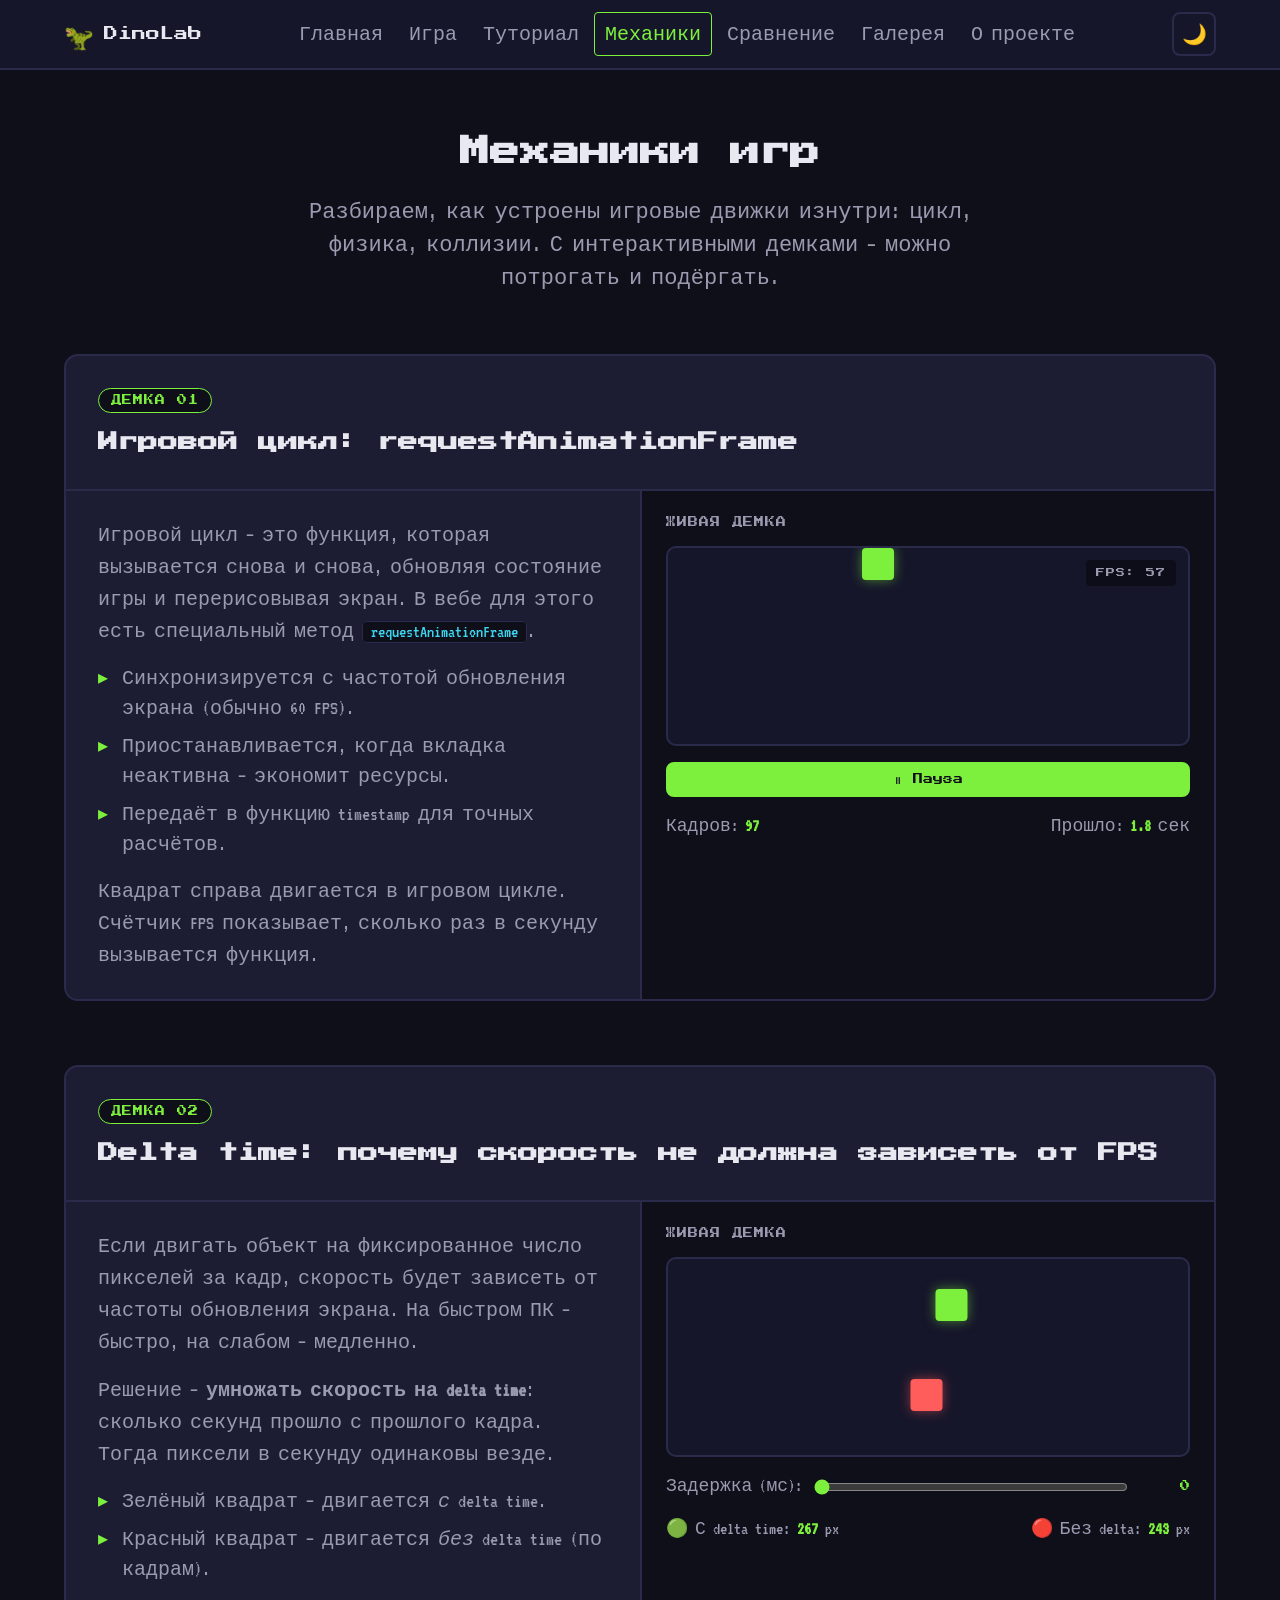
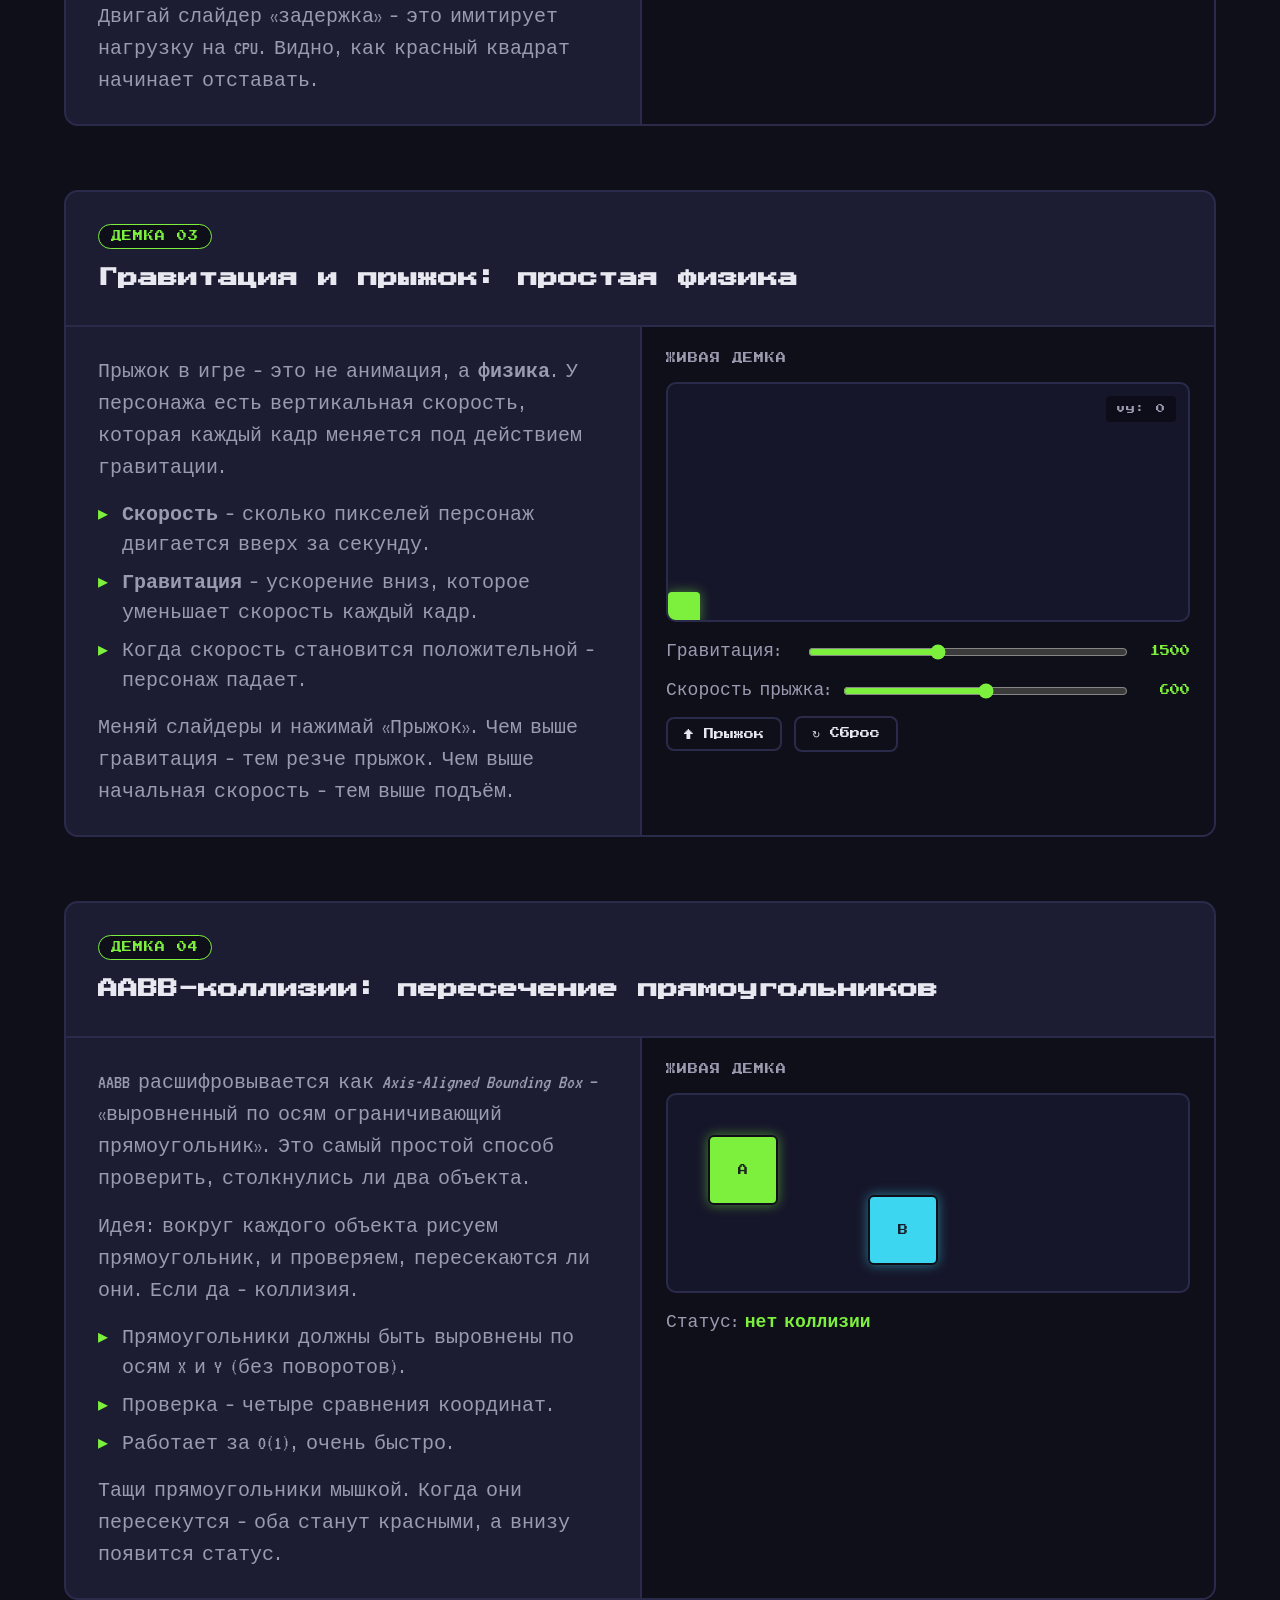
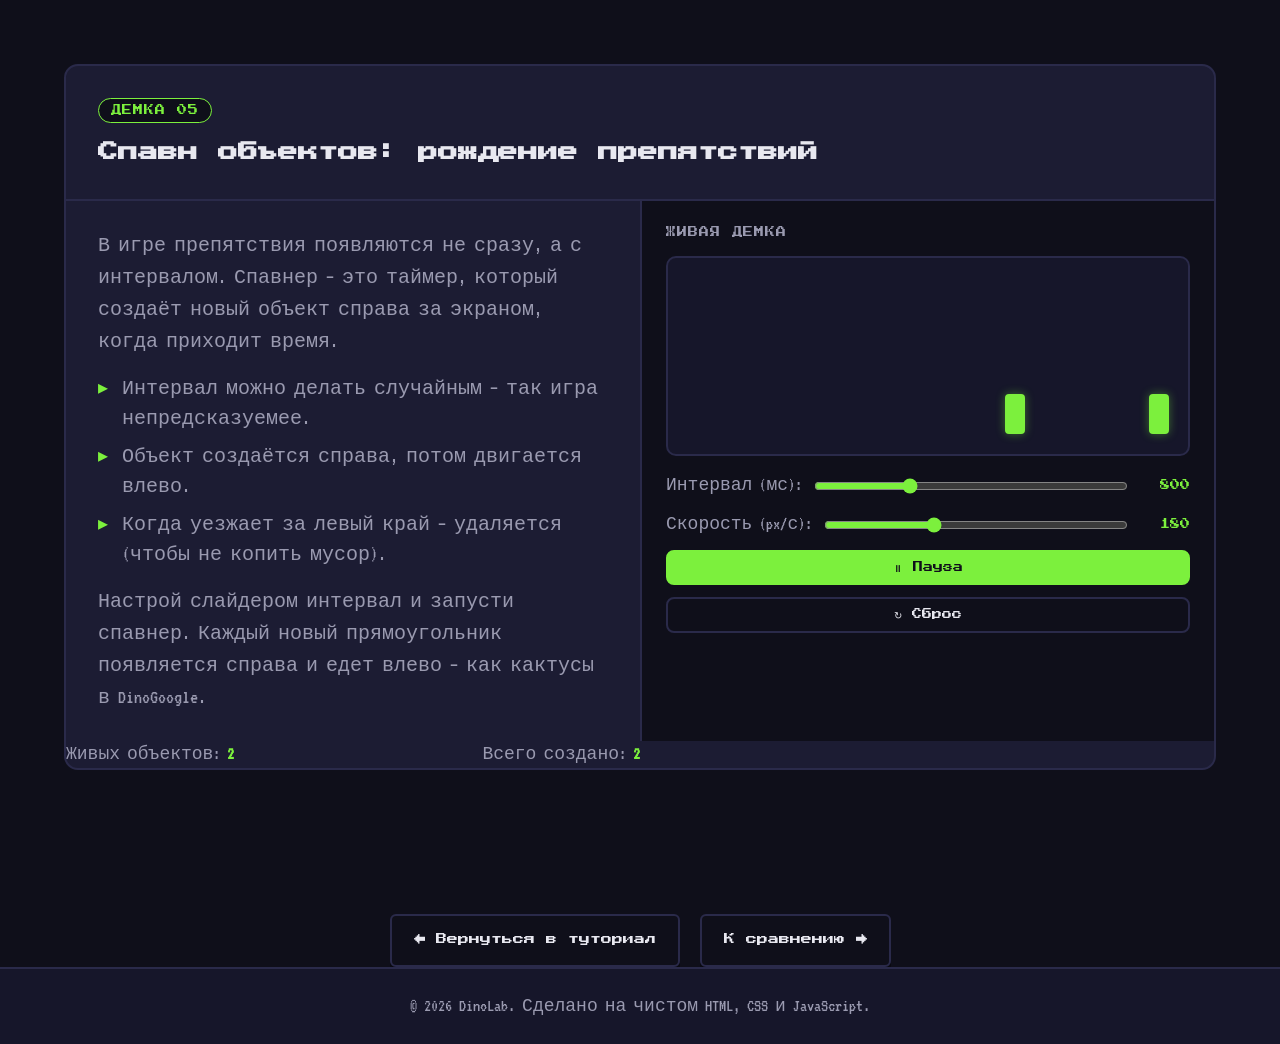
<file: mechanics.html>
<!DOCTYPE html>
<html lang="ru">
<head>
    <meta charset="UTF-8">
    <meta name="viewport" content="width=device-width, initial-scale=1.0">
    <title>Механики — DinoLab</title>
    <link rel="preconnect" href="https://fonts.googleapis.com">
    <link rel="preconnect" href="https://fonts.gstatic.com" crossorigin>
    <link href="https://fonts.googleapis.com/css2?family=Press+Start+2P&family=VT323&display=swap" rel="stylesheet">
    <link rel="stylesheet" href="style.css">
    <style>
        /* ============ Страница механик ============ */
        .mechanics-page {
            padding: 60px 0 80px;
        }

        .mechanics-head {
            text-align: center;
            margin-bottom: 60px;
        }

        .mechanics-title {
            font-family: 'Press Start 2P', monospace;
            font-size: clamp(18px, 3.5vw, 30px);
            margin-bottom: 20px;
        }

        .mechanics-subtitle {
            color: var(--text-muted);
            font-size: 22px;
            max-width: 720px;
            margin: 0 auto;
        }

        /* ============ Раздел механики ============ */
        .mech-section {
            margin-bottom: 64px;
            background: var(--surface);
            border: 2px solid var(--border);
            border-radius: 14px;
            overflow: hidden;
        }

        .mech-section-head {
            padding: 28px 32px 20px;
            border-bottom: 2px solid var(--border);
        }

        .mech-badge {
            display: inline-block;
            font-family: 'Press Start 2P', monospace;
            font-size: 10px;
            color: var(--accent);
            background: var(--bg);
            border: 1px solid var(--accent);
            border-radius: 20px;
            padding: 4px 12px;
            margin-bottom: 14px;
            letter-spacing: 1px;
        }

        .mech-section h2 {
            font-family: 'Press Start 2P', monospace;
            font-size: clamp(14px, 2.5vw, 20px);
            line-height: 1.5;
            margin-bottom: 12px;
        }

        .mech-section p {
            color: var(--text-muted);
            line-height: 1.6;
        }

        .mech-body {
            display: grid;
            grid-template-columns: 1fr 1fr;
            gap: 0;
        }

        @media (max-width: 900px) {
            .mech-body {
                grid-template-columns: 1fr;
            }
        }

        .mech-text {
            padding: 28px 32px;
        }

        .mech-text p {
            margin-bottom: 16px;
        }

        .mech-text p:last-child {
            margin-bottom: 0;
        }

        .mech-text ul {
            display: flex;
            flex-direction: column;
            gap: 8px;
            margin-bottom: 16px;
        }

        .mech-text ul li {
            padding-left: 24px;
            position: relative;
            color: var(--text-muted);
        }

        .mech-text ul li::before {
            content: "▸";
            position: absolute;
            left: 0;
            color: var(--accent);
        }

        .mech-text code.inline {
            background: var(--bg);
            border: 1px solid var(--border);
            border-radius: 4px;
            padding: 1px 8px;
            font-family: 'VT323', monospace;
            font-size: 18px;
            color: var(--accent-2);
        }

        /* ============ Демка ============ */
        .mech-demo {
            background: var(--bg);
            border-left: 2px solid var(--border);
            padding: 24px;
            display: flex;
            flex-direction: column;
            gap: 16px;
        }

        @media (max-width: 900px) {
            .mech-demo {
                border-left: none;
                border-top: 2px solid var(--border);
            }
        }

        .demo-label {
            font-family: 'Press Start 2P', monospace;
            font-size: 10px;
            color: var(--text-muted);
            letter-spacing: 1px;
        }

        .demo-stage {
            background: var(--bg-alt);
            border: 2px solid var(--border);
            border-radius: 10px;
            height: 200px;
            position: relative;
            overflow: hidden;
        }

        .demo-stage.tall {
            height: 240px;
        }

        .demo-square {
            position: absolute;
            width: 32px;
            height: 32px;
            background: var(--accent);
            border-radius: 4px;
            box-shadow: 0 0 12px rgba(124, 240, 61, 0.5);
        }

        .demo-square.blue {
            background: var(--accent-2);
            box-shadow: 0 0 12px rgba(61, 214, 240, 0.5);
        }

        .demo-square.danger {
            background: var(--danger);
            box-shadow: 0 0 12px rgba(255, 92, 92, 0.5);
        }

        .demo-controls {
            display: flex;
            flex-direction: column;
            gap: 12px;
        }

        .demo-row {
            display: flex;
            align-items: center;
            gap: 12px;
            flex-wrap: wrap;
        }

        .demo-row label {
            font-size: 18px;
            color: var(--text-muted);
            min-width: 130px;
        }

        .demo-row input[type="range"] {
            flex: 1;
            min-width: 120px;
            accent-color: var(--accent);
        }

        .demo-row .value {
            font-family: 'Press Start 2P', monospace;
            font-size: 10px;
            color: var(--accent);
            min-width: 50px;
            text-align: right;
        }

        .demo-btn {
            font-family: 'Press Start 2P', monospace;
            font-size: 10px;
            background: transparent;
            border: 2px solid var(--border);
            color: var(--text);
            padding: 10px 16px;
            border-radius: 8px;
            cursor: pointer;
            transition: all 0.2s;
        }

        .demo-btn:hover {
            border-color: var(--accent);
            color: var(--accent);
        }

        .demo-btn.active {
            background: var(--accent);
            color: #0f0f1a;
            border-color: var(--accent);
        }

        .demo-info {
            font-family: 'VT323', monospace;
            font-size: 18px;
            color: var(--text-muted);
            display: flex;
            justify-content: space-between;
            gap: 12px;
            flex-wrap: wrap;
        }

        .demo-info strong {
            color: var(--accent);
        }

        /* ============ AABB-демка ============ */
        .aabb-box {
            position: absolute;
            width: 70px;
            height: 70px;
            background: var(--accent);
            border: 2px solid var(--bg);
            border-radius: 6px;
            cursor: grab;
            box-shadow: 0 0 12px rgba(124, 240, 61, 0.5);
            transition: background 0.15s, box-shadow 0.15s;
            user-select: none;
            touch-action: none;
        }

        .aabb-box.blue {
            background: var(--accent-2);
            box-shadow: 0 0 12px rgba(61, 214, 240, 0.5);
        }

        .aabb-box.colliding {
            background: var(--danger);
            box-shadow: 0 0 16px rgba(255, 92, 92, 0.7);
        }

        .aabb-box:active {
            cursor: grabbing;
        }

        .aabb-box::after {
            content: attr(data-label);
            position: absolute;
            top: 50%;
            left: 50%;
            transform: translate(-50%, -50%);
            font-family: 'Press Start 2P', monospace;
            font-size: 10px;
            color: rgba(15, 15, 26, 0.9);
            pointer-events: none;
        }

        /* ============ Спавн-демка ============ */
        .spawn-item {
            position: absolute;
            bottom: 20px;
            width: 20px;
            height: 40px;
            background: var(--accent);
            border-radius: 4px;
            box-shadow: 0 0 10px rgba(124, 240, 61, 0.4);
        }

        /* ============ Скорость ============ */
        .demo-speed-indicator {
            position: absolute;
            top: 12px;
            right: 12px;
            font-family: 'Press Start 2P', monospace;
            font-size: 9px;
            color: var(--text-muted);
            background: rgba(0, 0, 0, 0.4);
            padding: 6px 10px;
            border-radius: 4px;
            letter-spacing: 1px;
        }

        /* ============ Адаптив ============ */
        @media (max-width: 600px) {
            .mechanics-page {
                padding: 40px 0 60px;
            }

            .mechanics-head {
                margin-bottom: 40px;
            }

            .mech-section-head,
            .mech-text {
                padding: 22px 22px;
            }

            .mech-demo {
                padding: 18px;
            }

            .demo-stage {
                height: 160px;
            }

            .demo-stage.tall {
                height: 200px;
            }
        }
    </style>
</head>
<body>
    <header class="site-header">
        <div class="container header-inner">
            <a href="index.html" class="logo">
                <span class="logo-dino">🦖</span>
                <span class="logo-text">DinoLab</span>
            </a>
            <nav class="main-nav">
                <ul>
                    <li><a href="index.html">Главная</a></li>
                    <li><a href="game.html">Игра</a></li>
                    <li><a href="tutorial.html">Туториал</a></li>
                    <li><a href="mechanics.html">Механики</a></li>
                    <li><a href="compare.html">Сравнение</a></li>
                    <li><a href="gallery.html">Галерея</a></li>
                    <li><a href="about.html">О проекте</a></li>
                </ul>
            </nav>
            <button class="theme-toggle" id="themeToggle" aria-label="Переключить тему">🌙</button>
        </div>
    </header>

    <main>
        <section class="mechanics-page">
            <div class="container">
                <div class="mechanics-head">
                    <h1 class="mechanics-title">Механики игр</h1>
                    <p class="mechanics-subtitle">
                        Разбираем, как устроены игровые движки изнутри: цикл, физика, коллизии. С интерактивными демками — можно потрогать и подёргать.
                    </p>
                </div>

                <!-- ============ ДЕМКА 1: ИГРОВОЙ ЦИКЛ ============ -->
                <section class="mech-section">
                    <div class="mech-section-head">
                        <div class="mech-badge">ДЕМКА 01</div>
                        <h2>Игровой цикл: requestAnimationFrame</h2>
                    </div>
                    <div class="mech-body">
                        <div class="mech-text">
                            <p>
                                Игровой цикл — это функция, которая вызывается снова и снова, обновляя состояние игры и перерисовывая экран. В вебе для этого есть специальный метод <code class="inline">requestAnimationFrame</code>.
                            </p>
                            <ul>
                                <li>Синхронизируется с частотой обновления экрана (обычно 60 FPS).</li>
                                <li>Приостанавливается, когда вкладка неактивна — экономит ресурсы.</li>
                                <li>Передаёт в функцию timestamp для точных расчётов.</li>
                            </ul>
                            <p>
                                Квадрат справа двигается в игровом цикле. Счётчик FPS показывает, сколько раз в секунду вызывается функция.
                            </p>
                        </div>
                        <div class="mech-demo">
                            <div class="demo-label">ЖИВАЯ ДЕМКА</div>
                            <div class="demo-stage" id="loopStage">
                                <div class="demo-square" id="loopSquare"></div>
                                <div class="demo-speed-indicator" id="fpsCounter">FPS: 0</div>
                            </div>
                            <div class="demo-controls">
                                <button class="demo-btn active" id="loopToggle">⏸ Пауза</button>
                            </div>
                            <div class="demo-info">
                                <span>Кадров: <strong id="loopFrames">0</strong></span>
                                <span>Прошло: <strong id="loopTime">0.0</strong> сек</span>
                            </div>
                        </div>
                    </div>
                </section>

                <!-- ============ ДЕМКА 2: DELTA TIME ============ -->
                <section class="mech-section">
                    <div class="mech-section-head">
                        <div class="mech-badge">ДЕМКА 02</div>
                        <h2>Delta time: почему скорость не должна зависеть от FPS</h2>
                    </div>
                    <div class="mech-body">
                        <div class="mech-text">
                            <p>
                                Если двигать объект на фиксированное число пикселей за кадр, скорость будет зависеть от частоты обновления экрана. На быстром ПК — быстро, на слабом — медленно.
                            </p>
                            <p>
                                Решение — <strong>умножать скорость на delta time</strong>: сколько секунд прошло с прошлого кадра. Тогда пиксели в секунду одинаковы везде.
                            </p>
                            <ul>
                                <li>Зелёный квадрат — двигается <em>с</em> delta time.</li>
                                <li>Красный квадрат — двигается <em>без</em> delta time (по кадрам).</li>
                            </ul>
                            <p>
                                Двигай слайдер «задержка» — это имитирует нагрузку на CPU. Видно, как красный квадрат начинает отставать.
                            </p>
                        </div>
                        <div class="mech-demo">
                            <div class="demo-label">ЖИВАЯ ДЕМКА</div>
                            <div class="demo-stage" id="deltaStage">
                                <div class="demo-square" id="deltaSquareFixed" style="top: 30px;"></div>
                                <div class="demo-square danger" id="deltaSquareLazy" style="top: 120px;"></div>
                            </div>
                            <div class="demo-controls">
                                <div class="demo-row">
                                    <label>Задержка (мс):</label>
                                    <input type="range" id="deltaLag" min="0" max="100" value="0" step="1">
                                    <span class="value" id="deltaLagValue">0</span>
                                </div>
                            </div>
                            <div class="demo-info">
                                <span>🟢 С delta time: <strong id="deltaFixedPos">0</strong> px</span>
                                <span>🔴 Без delta: <strong id="deltaLazyPos">0</strong> px</span>
                            </div>
                        </div>
                    </div>
                </section>

                <!-- ============ ДЕМКА 3: ГРАВИТАЦИЯ И ПРЫЖОК ============ -->
                <section class="mech-section">
                    <div class="mech-section-head">
                        <div class="mech-badge">ДЕМКА 03</div>
                        <h2>Гравитация и прыжок: простая физика</h2>
                    </div>
                    <div class="mech-body">
                        <div class="mech-text">
                            <p>
                                Прыжок в игре — это не анимация, а <strong>физика</strong>. У персонажа есть вертикальная скорость, которая каждый кадр меняется под действием гравитации.
                            </p>
                            <ul>
                                <li><strong>Скорость</strong> — сколько пикселей персонаж двигается вверх за секунду.</li>
                                <li><strong>Гравитация</strong> — ускорение вниз, которое уменьшает скорость каждый кадр.</li>
                                <li>Когда скорость становится положительной — персонаж падает.</li>
                            </ul>
                            <p>
                                Меняй слайдеры и нажимай «Прыжок». Чем выше гравитация — тем резче прыжок. Чем выше начальная скорость — тем выше подъём.
                            </p>
                        </div>
                        <div class="mech-demo">
                            <div class="demo-label">ЖИВАЯ ДЕМКА</div>
                            <div class="demo-stage tall" id="gravityStage">
                                <div class="demo-square" id="gravitySquare"></div>
                                <div class="demo-speed-indicator" id="gravityInfo">vy: 0</div>
                            </div>
                            <div class="demo-controls">
                                <div class="demo-row">
                                    <label>Гравитация:</label>
                                    <input type="range" id="gravityVal" min="500" max="3000" value="1500" step="100">
                                    <span class="value" id="gravityValLabel">1500</span>
                                </div>
                                <div class="demo-row">
                                    <label>Скорость прыжка:</label>
                                    <input type="range" id="jumpVal" min="300" max="900" value="600" step="50">
                                    <span class="value" id="jumpValLabel">600</span>
                                </div>
                                <div class="demo-row">
                                    <button class="demo-btn" id="jumpBtn">↑ Прыжок</button>
                                    <button class="demo-btn" id="resetJumpBtn">↻ Сброс</button>
                                </div>
                            </div>
                        </div>
                    </div>
                </section>

                                <!-- ============ ДЕМКА 4: AABB-КОЛЛИЗИИ ============ -->
                <section class="mech-section">
                    <div class="mech-section-head">
                        <div class="mech-badge">ДЕМКА 04</div>
                        <h2>AABB-коллизии: пересечение прямоугольников</h2>
                    </div>
                    <div class="mech-body">
                        <div class="mech-text">
                            <p>
                                AABB расшифровывается как <em>Axis-Aligned Bounding Box</em> — «выровненный по осям ограничивающий прямоугольник». Это самый простой способ проверить, столкнулись ли два объекта.
                            </p>
                            <p>
                                Идея: вокруг каждого объекта рисуем прямоугольник, и проверяем, пересекаются ли они. Если да — коллизия.
                            </p>
                            <ul>
                                <li>Прямоугольники должны быть выровнены по осям X и Y (без поворотов).</li>
                                <li>Проверка — четыре сравнения координат.</li>
                                <li>Работает за O(1), очень быстро.</li>
                            </ul>
                            <p>
                                Тащи прямоугольники мышкой. Когда они пересекутся — оба станут красными, а внизу появится статус.
                            </p>
                        </div>
                        <div class="mech-demo">
                            <div class="demo-label">ЖИВАЯ ДЕМКА</div>
                            <div class="demo-stage" id="aabbStage">
                                <div class="aabb-box" id="aabbBox1"></div>
                                <div class="aabb-box blue" id="aabbBox2"></div>
                            </div>
                            <div class="demo-info">
                                <span>Статус: <strong id="aabbStatus">нет коллизии</strong></span>
                            </div>
                        </div>
                    </div>
                </section>

                <!-- ============ ДЕМКА 5: СПАВН ОБЪЕКТОВ ============ -->
                <section class="mech-section">
                    <div class="mech-section-head">
                        <div class="mech-badge">ДЕМКА 05</div>
                        <h2>Спавн объектов: рождение препятствий</h2>
                    </div>
                    <div class="mech-body">
                        <div class="mech-text">
                            <p>
                                В игре препятствия появляются не сразу, а с интервалом. Спавнер — это таймер, который создаёт новый объект справа за экраном, когда приходит время.
                            </p>
                            <ul>
                                <li>Интервал можно делать случайным — так игра непредсказуемее.</li>
                                <li>Объект создаётся справа, потом двигается влево.</li>
                                <li>Когда уезжает за левый край — удаляется (чтобы не копить мусор).</li>
                            </ul>
                            <p>
                                Настрой слайдером интервал и запусти спавнер. Каждый новый прямоугольник появляется справа и едет влево — как кактусы в DinoGoogle.
                            </p>
                        </div>
                        <div class="mech-demo">
                            <div class="demo-label">ЖИВАЯ ДЕМКА</div>
                            <div class="demo-stage" id="spawnStage"></div>
                            <div class="demo-controls">
                                <div class="demo-row">
                                    <label>Интервал (мс):</label>
                                    <input type="range" id="spawnInterval" min="300" max="2000" value="800" step="100">
                                    <span class="value" id="spawnIntervalValue">800</span>
                                </div>
                                <div class="demo-row">
                                    <label>Скорость (px/с):</label>
                                    <input type="range" id="spawnSpeed" min="60" max="400" value="180" step="20">
                                    <span class="value" id="spawnSpeedValue">180</span>
                                </div>
                                    <button class="demo-btn active" id="spawnToggle">⏸ Пауза</button>
                                    <button class="demo-btn" id="spawnReset">↻ Сброс</button>
                                </div>
                            </div>
                            <div class="demo-info">
                                <span>Живых объектов: <strong id="spawnCount">0</strong></span>
                                <span>Всего создано: <strong id="spawnTotal">0</strong></span>
                            </div>
                        </div>
                    </div>
                </section>

                <!-- ============ CTA ============ -->
                <section style="text-align: center;">
                    <a href="tutorial.html" class="btn btn-secondary">← Вернуться в туториал</a>
                    <a href="compare.html" class="btn btn-secondary" style="margin-left: 12px;">К сравнению →</a>
                </section>
            </div>
        </section>
    </main>

    <footer class="site-footer">
        <div class="container">
            <p>© <span id="year"></span> DinoLab. Сделано на чистом HTML, CSS и JavaScript.</p>
        </div>
    </footer>

    <script src="common.js"></script>
    <script>
        // ============================================================
        // ДЕМКА 1: ИГРОВОЙ ЦИКЛ
        // ============================================================
        (function () {
            const square = document.getElementById('loopSquare');
            const stage = document.getElementById('loopStage');
            const fpsEl = document.getElementById('fpsCounter');
            const framesEl = document.getElementById('loopFrames');
            const timeEl = document.getElementById('loopTime');
            const toggleBtn = document.getElementById('loopToggle');

            let x = 0;
            let direction = 1;
            let isRunning = true;
            let rafId = null;
            let frames = 0;
            let lastFpsTime = 0;
            let fpsCount = 0;
            let startTime = 0;
            let elapsed = 0;

            function loop(timestamp) {
                if (!isRunning) return;

                if (!startTime) startTime = timestamp;
                if (!lastFpsTime) lastFpsTime = timestamp;

                // Считаем FPS
                fpsCount++;
                if (timestamp - lastFpsTime >= 1000) {
                    fpsEl.textContent = 'FPS: ' + fpsCount;
                    fpsCount = 0;
                    lastFpsTime = timestamp;
                }

                // Двигаем квадрат
                const maxX = stage.clientWidth - 32;
                x += direction * 2;

                if (x >= maxX) {
                    x = maxX;
                    direction = -1;
                } else if (x <= 0) {
                    x = 0;
                    direction = 1;
                }

                square.style.transform = `translateX(${x}px)`;

                frames++;
                elapsed = (timestamp - startTime) / 1000;
                framesEl.textContent = frames;
                timeEl.textContent = elapsed.toFixed(1);

                rafId = requestAnimationFrame(loop);
            }

            rafId = requestAnimationFrame(loop);

            toggleBtn.addEventListener('click', () => {
                isRunning = !isRunning;
                if (isRunning) {
                    rafId = requestAnimationFrame(loop);
                    toggleBtn.textContent = '⏸ Пауза';
                    toggleBtn.classList.add('active');
                } else {
                    cancelAnimationFrame(rafId);
                    toggleBtn.textContent = '▶ Запустить';
                    toggleBtn.classList.remove('active');
                }
            });
        })();

        // ============================================================
        // ДЕМКА 2: DELTA TIME
        // ============================================================
        (function () {
            const stage = document.getElementById('deltaStage');
            const fixed = document.getElementById('deltaSquareFixed');
            const lazy = document.getElementById('deltaSquareLazy');
            const lagSlider = document.getElementById('deltaLag');
            const lagValue = document.getElementById('deltaLagValue');
            const fixedPosEl = document.getElementById('deltaFixedPos');
            const lazyPosEl = document.getElementById('deltaLazyPos');

            const speed = 150; // пикселей в секунду

            let fixedX = 0;
            let lazyX = 0;
            let lastTime = 0;
            let lagMs = 0;

            lagSlider.addEventListener('input', () => {
                lagMs = Number(lagSlider.value);
                lagValue.textContent = lagMs;
            });

            function loop(timestamp) {
                if (!lastTime) lastTime = timestamp;

                const rawDeltaMs = timestamp - lastTime;

                // Искусственная задержка (имитация лага)
                let effectiveDeltaMs = rawDeltaMs;
                if (lagMs > 0) {
                    effectiveDeltaMs = Math.max(0, rawDeltaMs - lagMs);
                }

                const deltaSec = effectiveDeltaMs / 1000;

                const maxX = stage.clientWidth - 32;

                // Зелёный: с delta time (пиксели в секунду)
                fixedX += speed * deltaSec;
                if (fixedX >= maxX) fixedX = 0;

                // Красный: без delta time (пиксели за кадр) — «как если бы 60 FPS»
                lazyX += speed / 60;
                if (lazyX >= maxX) lazyX = 0;

                fixed.style.transform = `translateX(${fixedX}px)`;
                lazy.style.transform = `translateX(${lazyX}px)`;

                fixedPosEl.textContent = Math.round(fixedX);
                lazyPosEl.textContent = Math.round(lazyX);

                lastTime = timestamp;
                requestAnimationFrame(loop);
            }

            requestAnimationFrame(loop);
        })();

        // ============================================================
        // ДЕМКА 3: ГРАВИТАЦИЯ И ПРЫЖОК
        // ============================================================
        (function () {
            const stage = document.getElementById('gravityStage');
            const square = document.getElementById('gravitySquare');
            const info = document.getElementById('gravityInfo');
            const gravitySlider = document.getElementById('gravityVal');
            const jumpSlider = document.getElementById('jumpVal');
            const gravityLabel = document.getElementById('gravityValLabel');
            const jumpLabel = document.getElementById('jumpValLabel');
            const jumpBtn = document.getElementById('jumpBtn');
            const resetBtn = document.getElementById('spawnReset');

            const squareSize = 32;
            const groundY = 240 - squareSize; // высота stage.tall (240px) минус размер квадрата

            let y = groundY;           // позиция сверху
            let vy = 0;                // вертикальная скорость (пикс/сек)
            let gravity = 1500;        // пикс/сек²
            let jumpSpeed = 600;       // пикс/сек
            let onGround = true;
            let lastTime = 0;

            gravitySlider.addEventListener('input', () => {
                gravity = Number(gravitySlider.value);
                gravityLabel.textContent = gravity;
            });

            jumpSlider.addEventListener('input', () => {
                jumpSpeed = Number(jumpSlider.value);
                jumpLabel.textContent = jumpSpeed;
            });

            jumpBtn.addEventListener('click', () => {
                if (onGround) {
                    vy = -jumpSpeed;
                    onGround = false;
                }
            });

                resetBtn.addEventListener('click', () => {
                // Сброс позиции
                y = groundY;
                vy = 0;
                onGround = true;
                square.style.transform = `translateY(${y}px)`;
                info.textContent = 'vy: 0';

                // Сброс слайдеров к значениям по умолчанию
                gravity = 1500;
                jumpSpeed = 600;

                gravitySlider.value = 1500;
                jumpSlider.value = 600;

                gravityLabel.textContent = 1500;
                jumpLabel.textContent = 600;
            });

            function loop(timestamp) {
                if (!lastTime) lastTime = timestamp;
                const deltaSec = (timestamp - lastTime) / 1000;
                lastTime = timestamp;

                // Физика
                vy += gravity * deltaSec;
                y += vy * deltaSec;

                // Столкновение с землёй
                if (y >= groundY) {
                    y = groundY;
                    vy = 0;
                    onGround = true;
                }

                square.style.transform = `translateY(${y}px)`;
                info.textContent = 'vy: ' + Math.round(vy);

                requestAnimationFrame(loop);
            }

            // Стартовая позиция
            square.style.transform = `translateY(${y}px)`;
            requestAnimationFrame(loop);
        })();

                // ============================================================
        // ДЕМКА 4: AABB-КОЛЛИЗИИ
        // ============================================================
        (function () {
            const stage = document.getElementById('aabbStage');
            const box1 = document.getElementById('aabbBox1');
            const box2 = document.getElementById('aabbBox2');
            const status = document.getElementById('aabbStatus');

            // Стартовые позиции
            const box1State = { x: 40, y: 40 };
            const box2State = { x: 200, y: 100 };
            const boxSize = 70;

            box1.dataset.label = 'A';
            box2.dataset.label = 'B';

            function applyPositions() {
                box1.style.transform = `translate(${box1State.x}px, ${box1State.y}px)`;
                box2.style.transform = `translate(${box2State.x}px, ${box2State.y}px)`;
            }

            function checkAABB() {
                // AABB: пересечение по обеим осям
                const overlap =
                    box1State.x < box2State.x + boxSize &&
                    box1State.x + boxSize > box2State.x &&
                    box1State.y < box2State.y + boxSize &&
                    box1State.y + boxSize > box2State.y;

                if (overlap) {
                    box1.classList.add('colliding');
                    box2.classList.add('colliding');
                    status.textContent = 'КОЛЛИЗИЯ';
                    status.style.color = 'var(--danger)';
                } else {
                    box1.classList.remove('colliding');
                    box2.classList.remove('colliding');
                    status.textContent = 'нет коллизии';
                    status.style.color = '';
                }
            }

            // Drag and drop
            function makeDraggable(el, state) {
                let isDragging = false;
                let offsetX = 0;
                let offsetY = 0;

                function startDrag(clientX, clientY) {
                    isDragging = true;
                    const rect = el.getBoundingClientRect();
                    offsetX = clientX - rect.left;
                    offsetY = clientY - rect.top;
                }

                function moveDrag(clientX, clientY) {
                    if (!isDragging) return;
                    const stageRect = stage.getBoundingClientRect();
                    let newX = clientX - stageRect.left - offsetX;
                    let newY = clientY - stageRect.top - offsetY;

                    // Ограничиваем в пределах stage
                    const maxX = stage.clientWidth - boxSize;
                    const maxY = stage.clientHeight - boxSize;
                    newX = Math.max(0, Math.min(maxX, newX));
                    newY = Math.max(0, Math.min(maxY, newY));

                    state.x = newX;
                    state.y = newY;

                    applyPositions();
                    checkAABB();
                }

                function endDrag() {
                    isDragging = false;
                }

                // Мышь
                el.addEventListener('mousedown', (e) => {
                    e.preventDefault();
                    startDrag(e.clientX, e.clientY);
                });

                document.addEventListener('mousemove', (e) => {
                    if (isDragging) moveDrag(e.clientX, e.clientY);
                });

                document.addEventListener('mouseup', endDrag);

                // Тач
                el.addEventListener('touchstart', (e) => {
                    const touch = e.touches[0];
                    startDrag(touch.clientX, touch.clientY);
                }, { passive: true });

                document.addEventListener('touchmove', (e) => {
                    if (isDragging) {
                        const touch = e.touches[0];
                        moveDrag(touch.clientX, touch.clientY);
                    }
                }, { passive: true });

                document.addEventListener('touchend', endDrag);
            }

            makeDraggable(box1, box1State);
            makeDraggable(box2, box2State);

            applyPositions();
            checkAABB();
        })();

        // ============================================================
        // ДЕМКА 5: СПАВН ОБЪЕКТОВ
        // ============================================================
        (function () {
            const stage = document.getElementById('spawnStage');
            const intervalSlider = document.getElementById('spawnInterval');
            const speedSlider = document.getElementById('spawnSpeed');
            const intervalValue = document.getElementById('spawnIntervalValue');
            const speedValue = document.getElementById('spawnSpeedValue');
            const toggleBtn = document.getElementById('spawnToggle');
            const resetBtn = document.getElementById('spawnReset');
            const countEl = document.getElementById('spawnCount');
            const totalEl = document.getElementById('spawnTotal');

            let intervalMs = 800;
            let speed = 180; // пикселей в секунду
            let items = [];   // { el, x }
            let totalSpawned = 0;
            let isRunning = true;
            let lastSpawnTime = 0;
            let lastTime = 0;
            let rafId = null;
            let spawnTimerId = null;

            intervalSlider.addEventListener('input', () => {
                intervalMs = Number(intervalSlider.value);
                intervalValue.textContent = intervalMs;
            });

            speedSlider.addEventListener('input', () => {
                speed = Number(speedSlider.value);
                speedValue.textContent = speed;
            });

            function spawnItem() {
                const el = document.createElement('div');
                el.className = 'spawn-item';
                stage.appendChild(el);

                const stageWidth = stage.clientWidth;
                const item = {
                    el,
                    x: stageWidth  // старт за правым краем
                };

                items.push(item);
                totalSpawned++;
                totalEl.textContent = totalSpawned;
                countEl.textContent = items.length;
            }

            function loop(timestamp) {
                if (!isRunning) return;

                if (!lastTime) lastTime = timestamp;
                const deltaSec = (timestamp - lastTime) / 1000;
                lastTime = timestamp;

                // Двигаем объекты
                const stageWidth = stage.clientWidth;
                items.forEach(item => {
                    item.x -= speed * deltaSec;
                    item.el.style.transform = `translateX(${item.x}px)`;
                });

                // Удаляем уехавшие
                const before = items.length;
                items = items.filter(item => {
                    if (item.x + 20 < 0) {
                        item.el.remove();
                        return false;
                    }
                    return true;
                });
                if (items.length !== before) {
                    countEl.textContent = items.length;
                }

                rafId = requestAnimationFrame(loop);
            }

            function startSpawner() {
                clearInterval(spawnTimerId);
                spawnTimerId = setInterval(() => {
                    if (isRunning) spawnItem();
                }, intervalMs);
            }

            // Перезапуск спавнера при смене интервала
            intervalSlider.addEventListener('change', startSpawner);

            toggleBtn.addEventListener('click', () => {
                isRunning = !isRunning;
                if (isRunning) {
                    rafId = requestAnimationFrame(loop);
                    startSpawner();
                    toggleBtn.textContent = '⏸ Пауза';
                    toggleBtn.classList.add('active');
                } else {
                    cancelAnimationFrame(rafId);
                    clearInterval(spawnTimerId);
                    toggleBtn.textContent = '▶ Запустить';
                    toggleBtn.classList.remove('active');
                }
            });

                resetBtn.addEventListener('click', () => {
                // 1. Удаляем все объекты
                items.forEach(item => item.el.remove());
                items = [];

                // 2. Сбрасываем счётчики
                countEl.textContent = 0;
                totalSpawned = 0;
                totalEl.textContent = 0;

                // 3. Сбрасываем слайдеры к значениям по умолчанию
                intervalMs = 800;
                speed = 180;

                intervalSlider.value = 800;
                speedSlider.value = 180;

                intervalValue.textContent = 800;
                speedValue.textContent = 180;

                // 4. Перезапускаем спавнер с новым интервалом
                if (isRunning) {
                    startSpawner();
                }

                // 5. Визуальный отклик кнопки
                resetBtn.classList.add('active');
                setTimeout(() => resetBtn.classList.remove('active'), 200);
            });

            // Старт
            startSpawner();
            rafId = requestAnimationFrame(loop);
        })();
    </script>
</body>
</html>
</file>
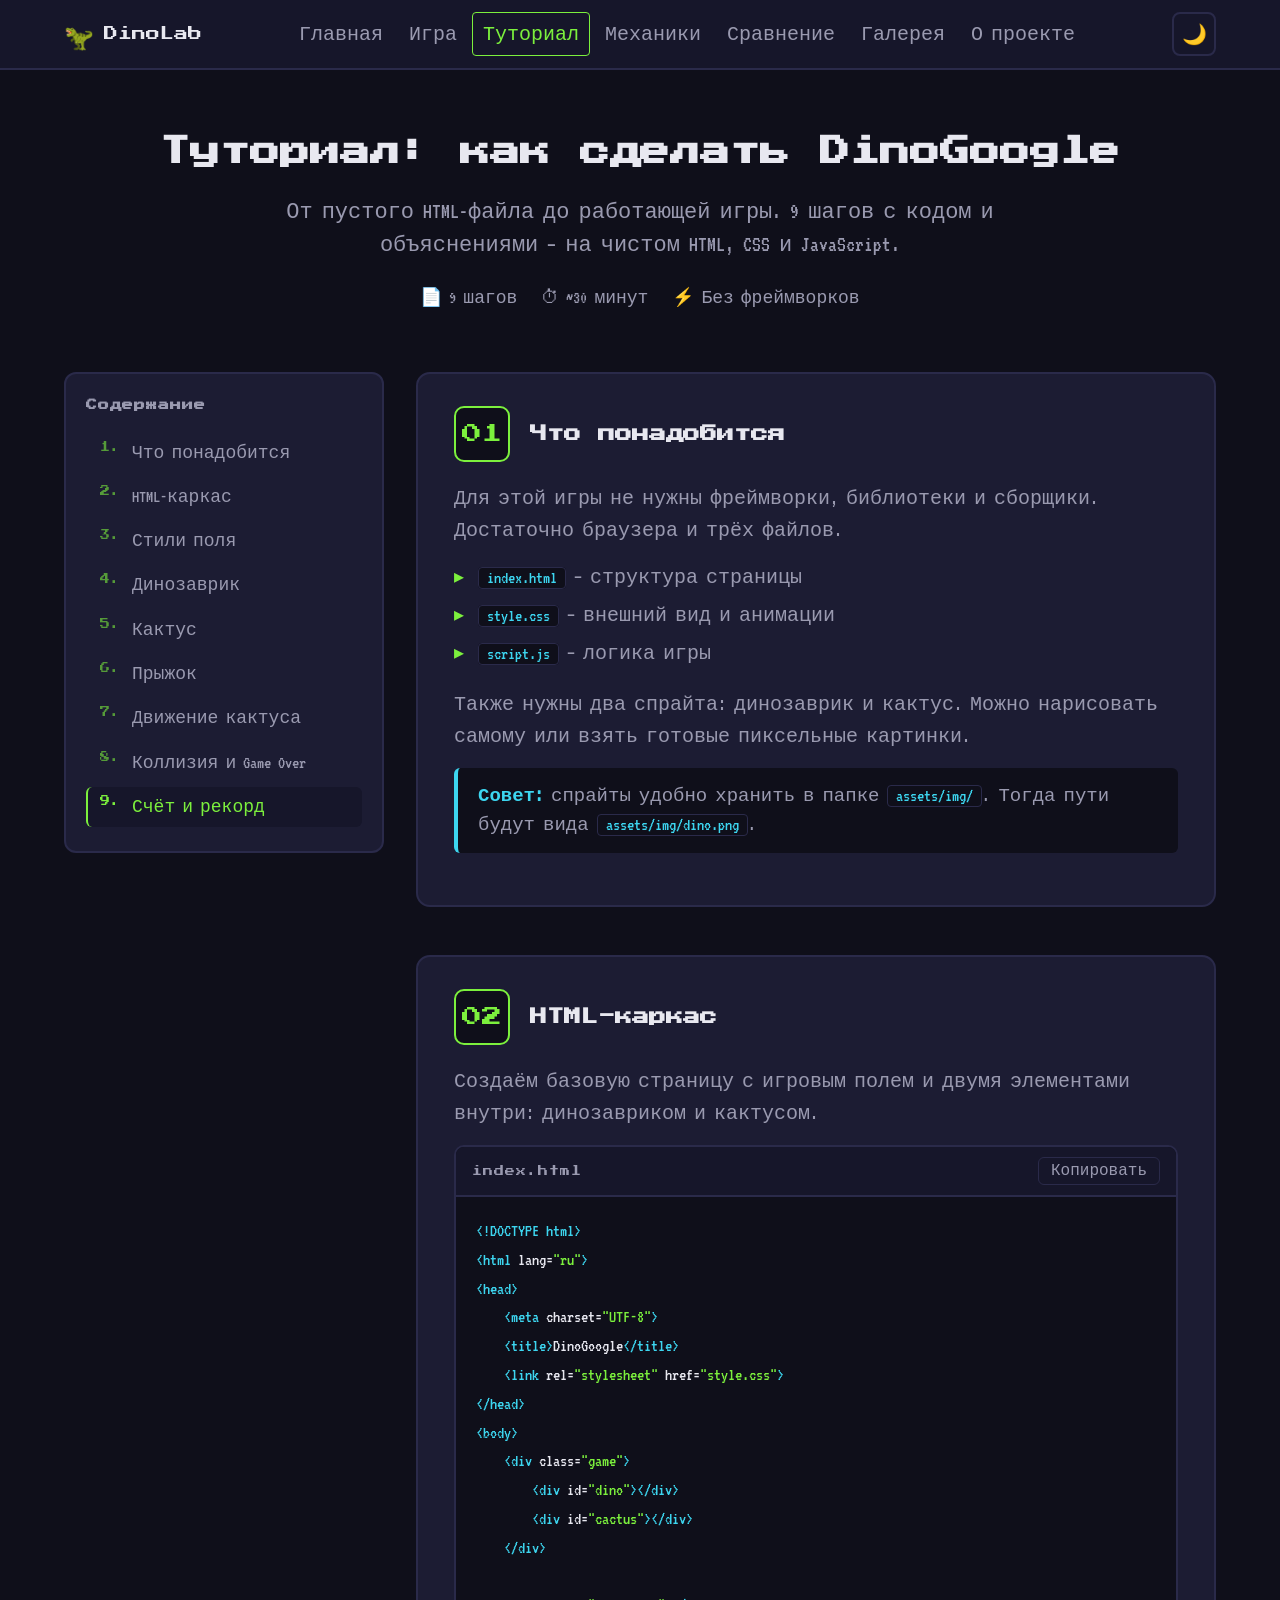
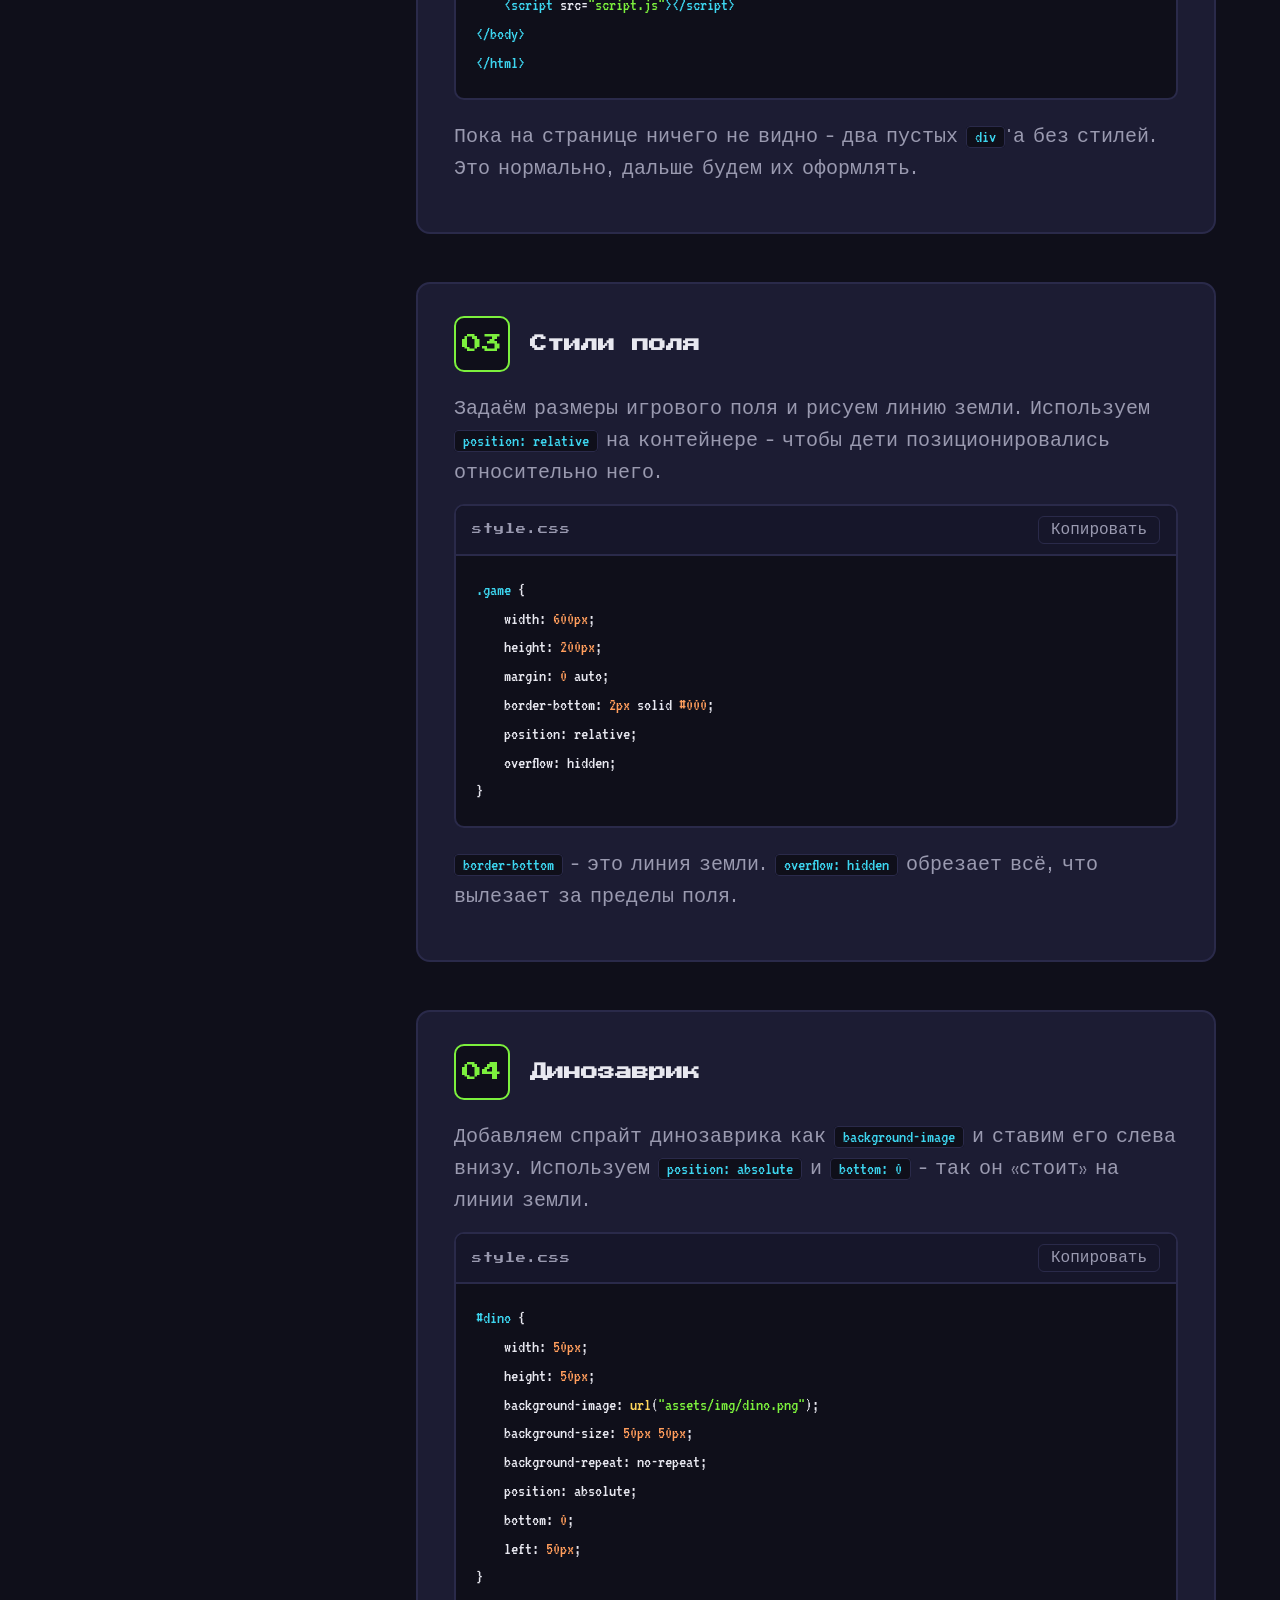
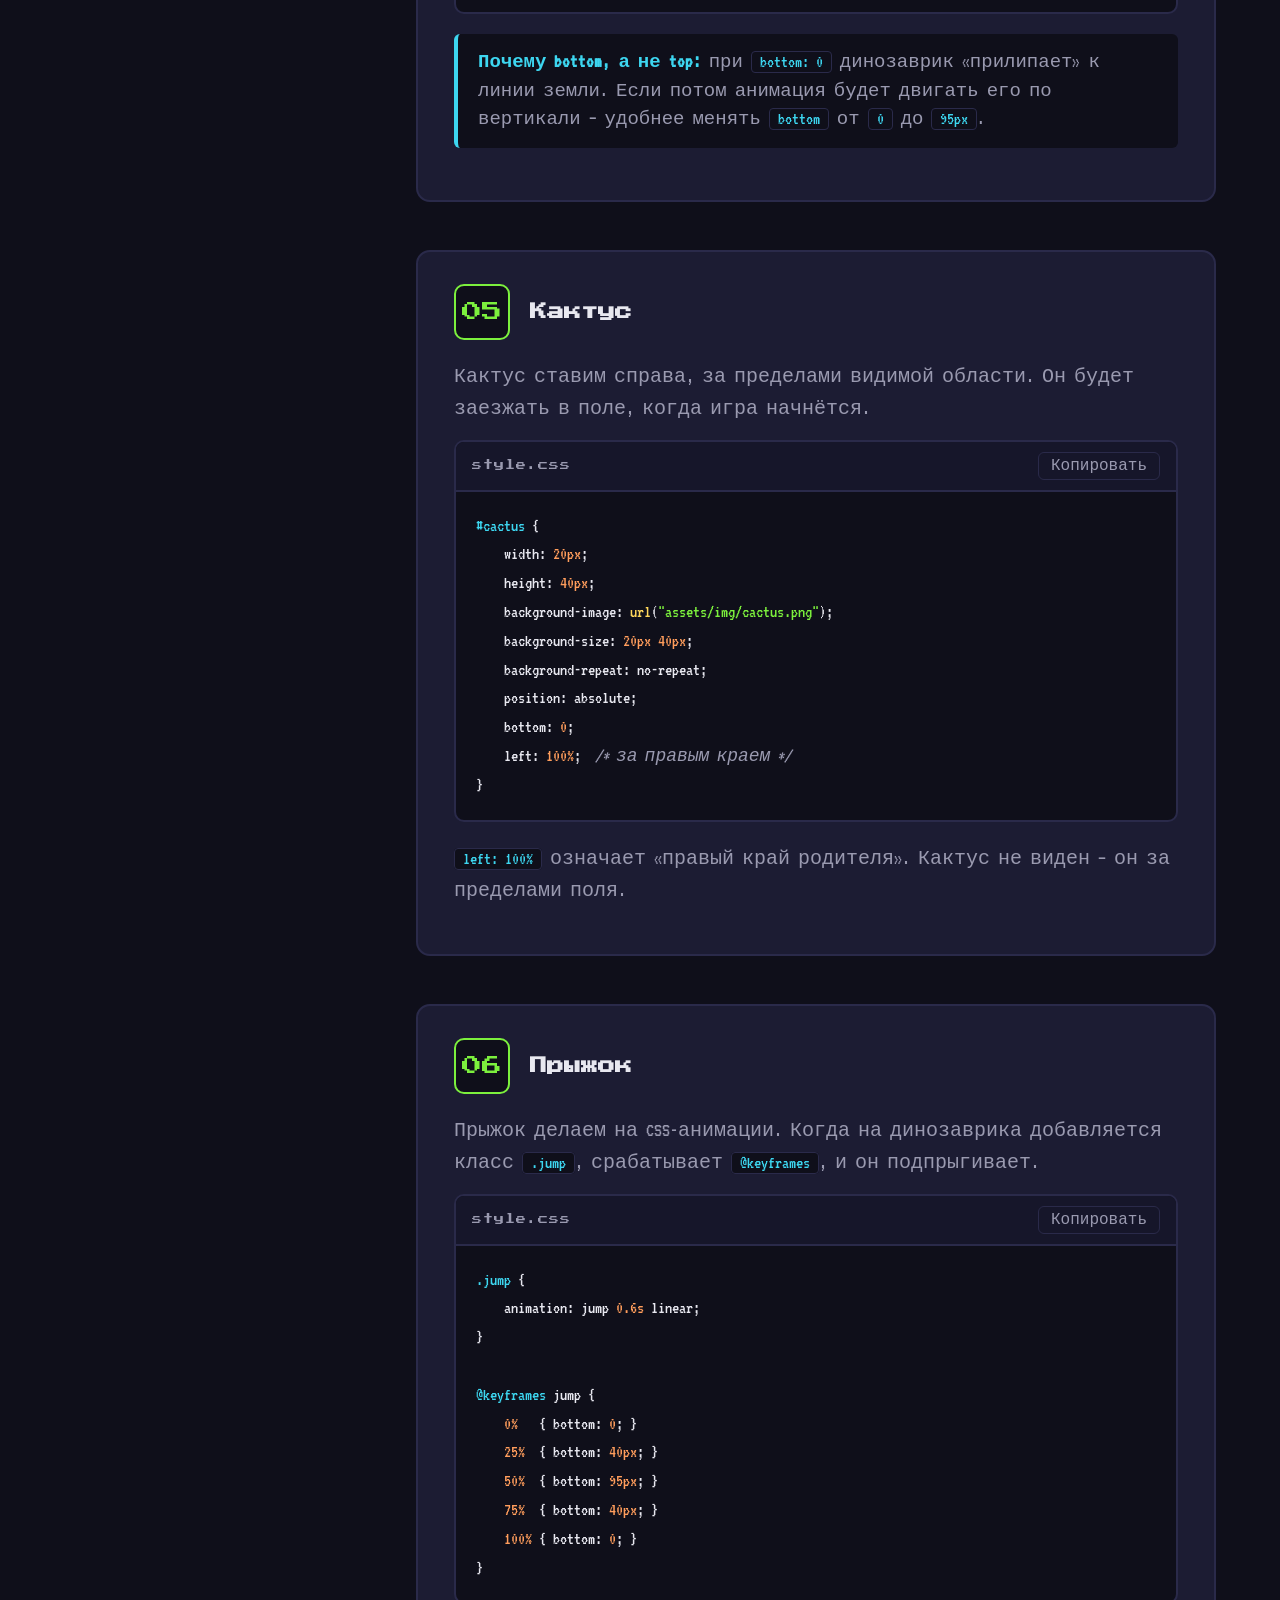
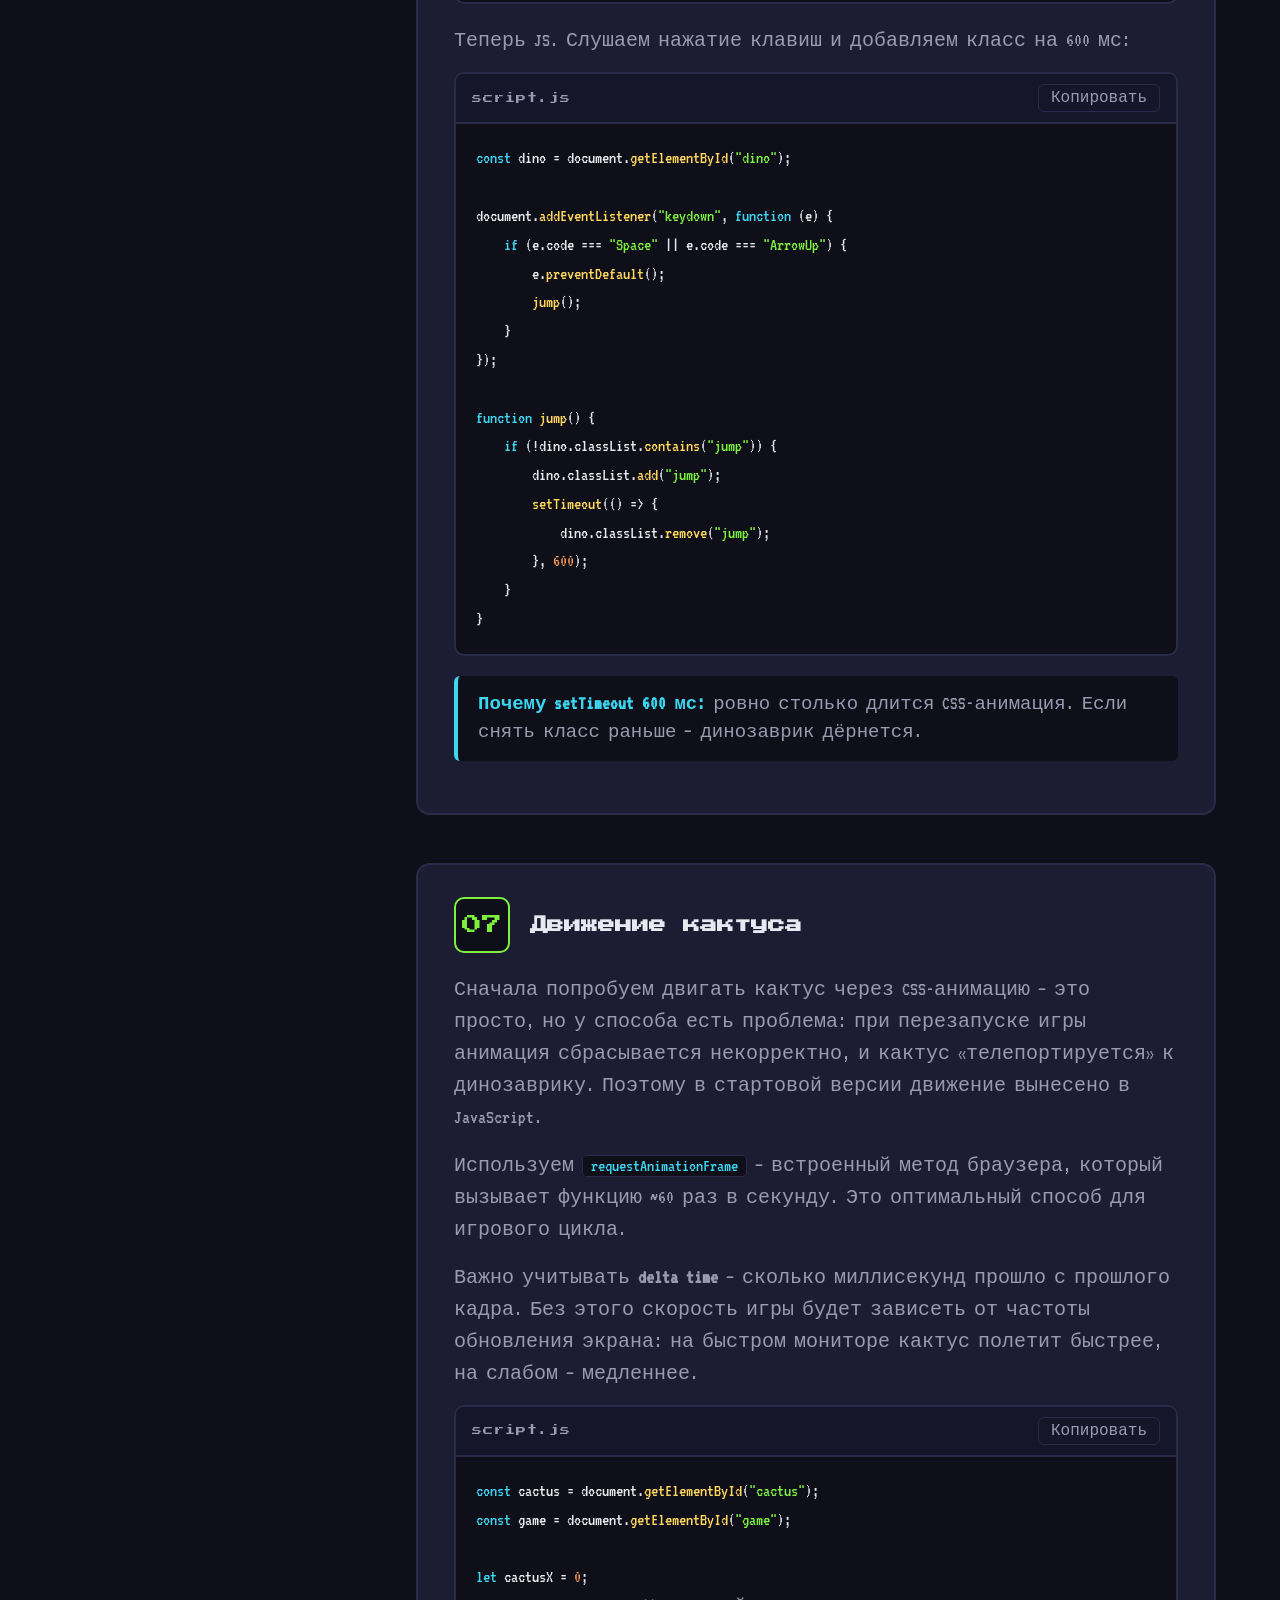
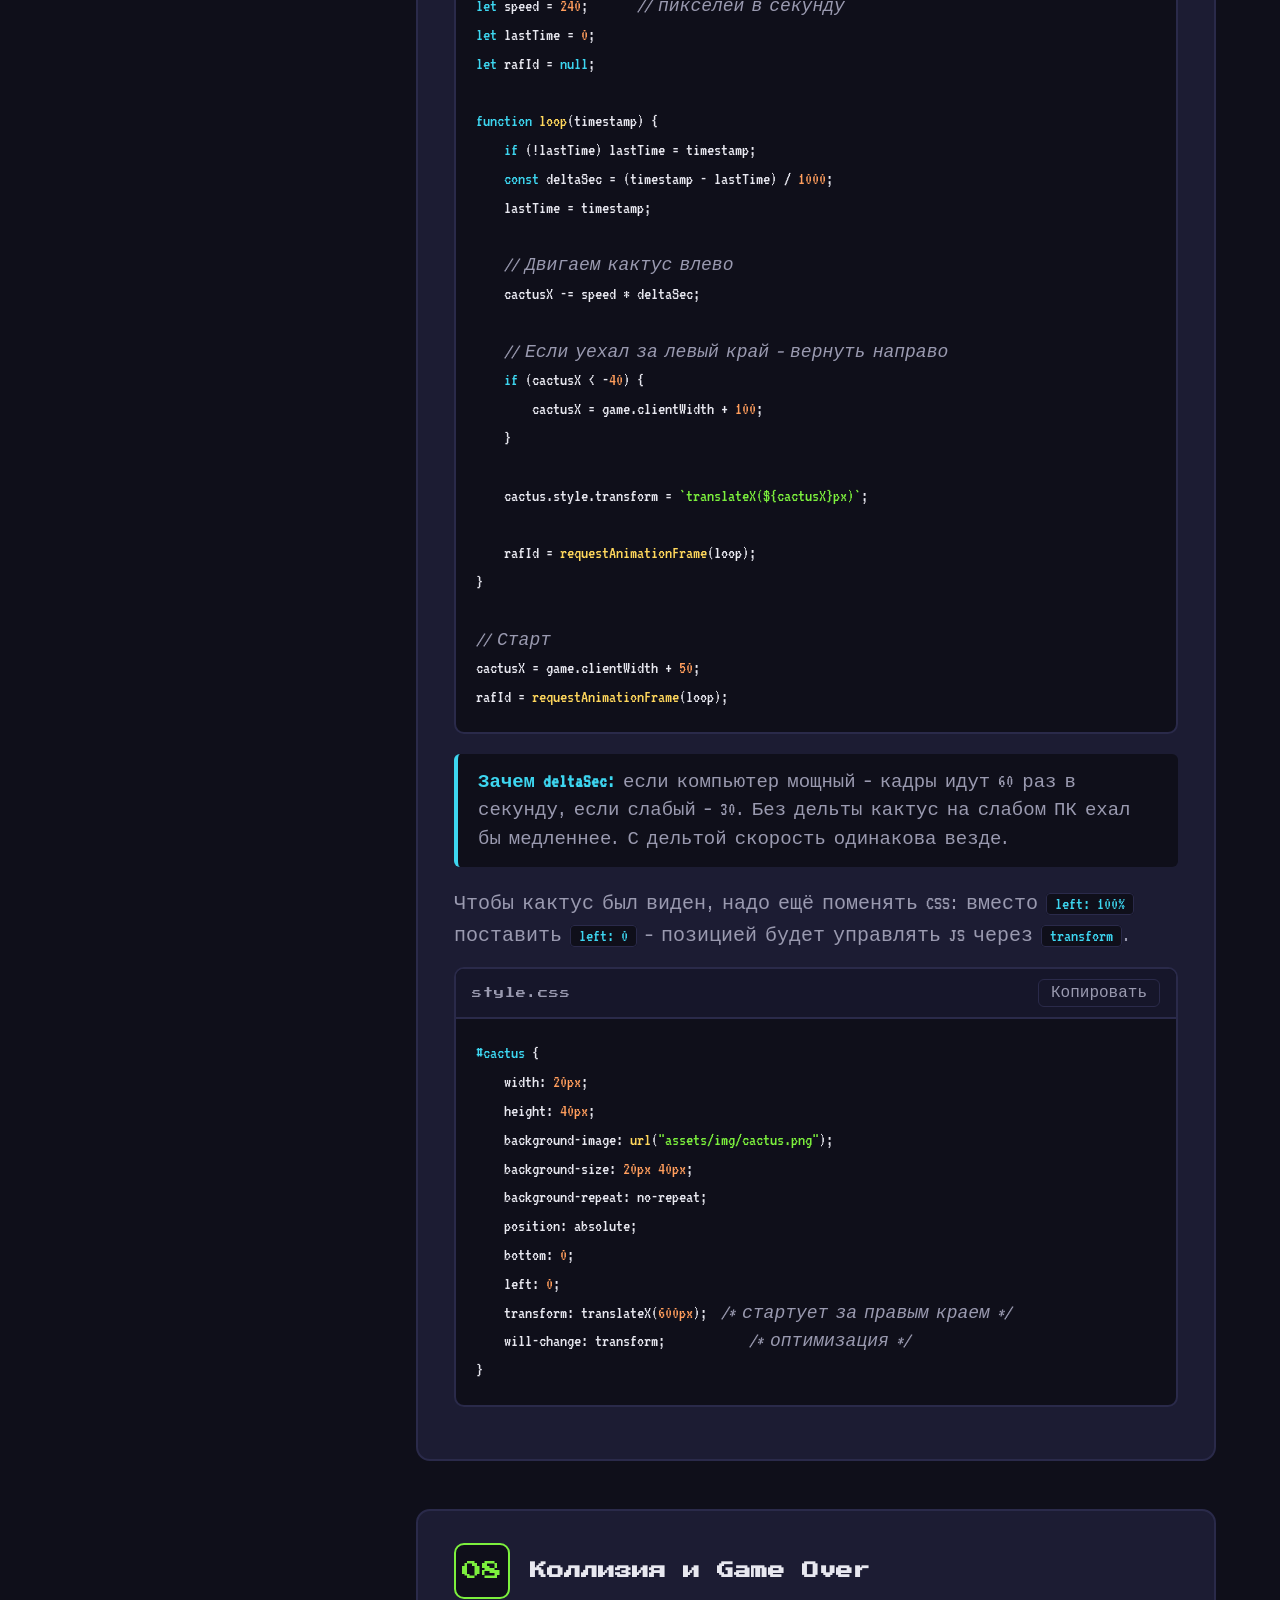
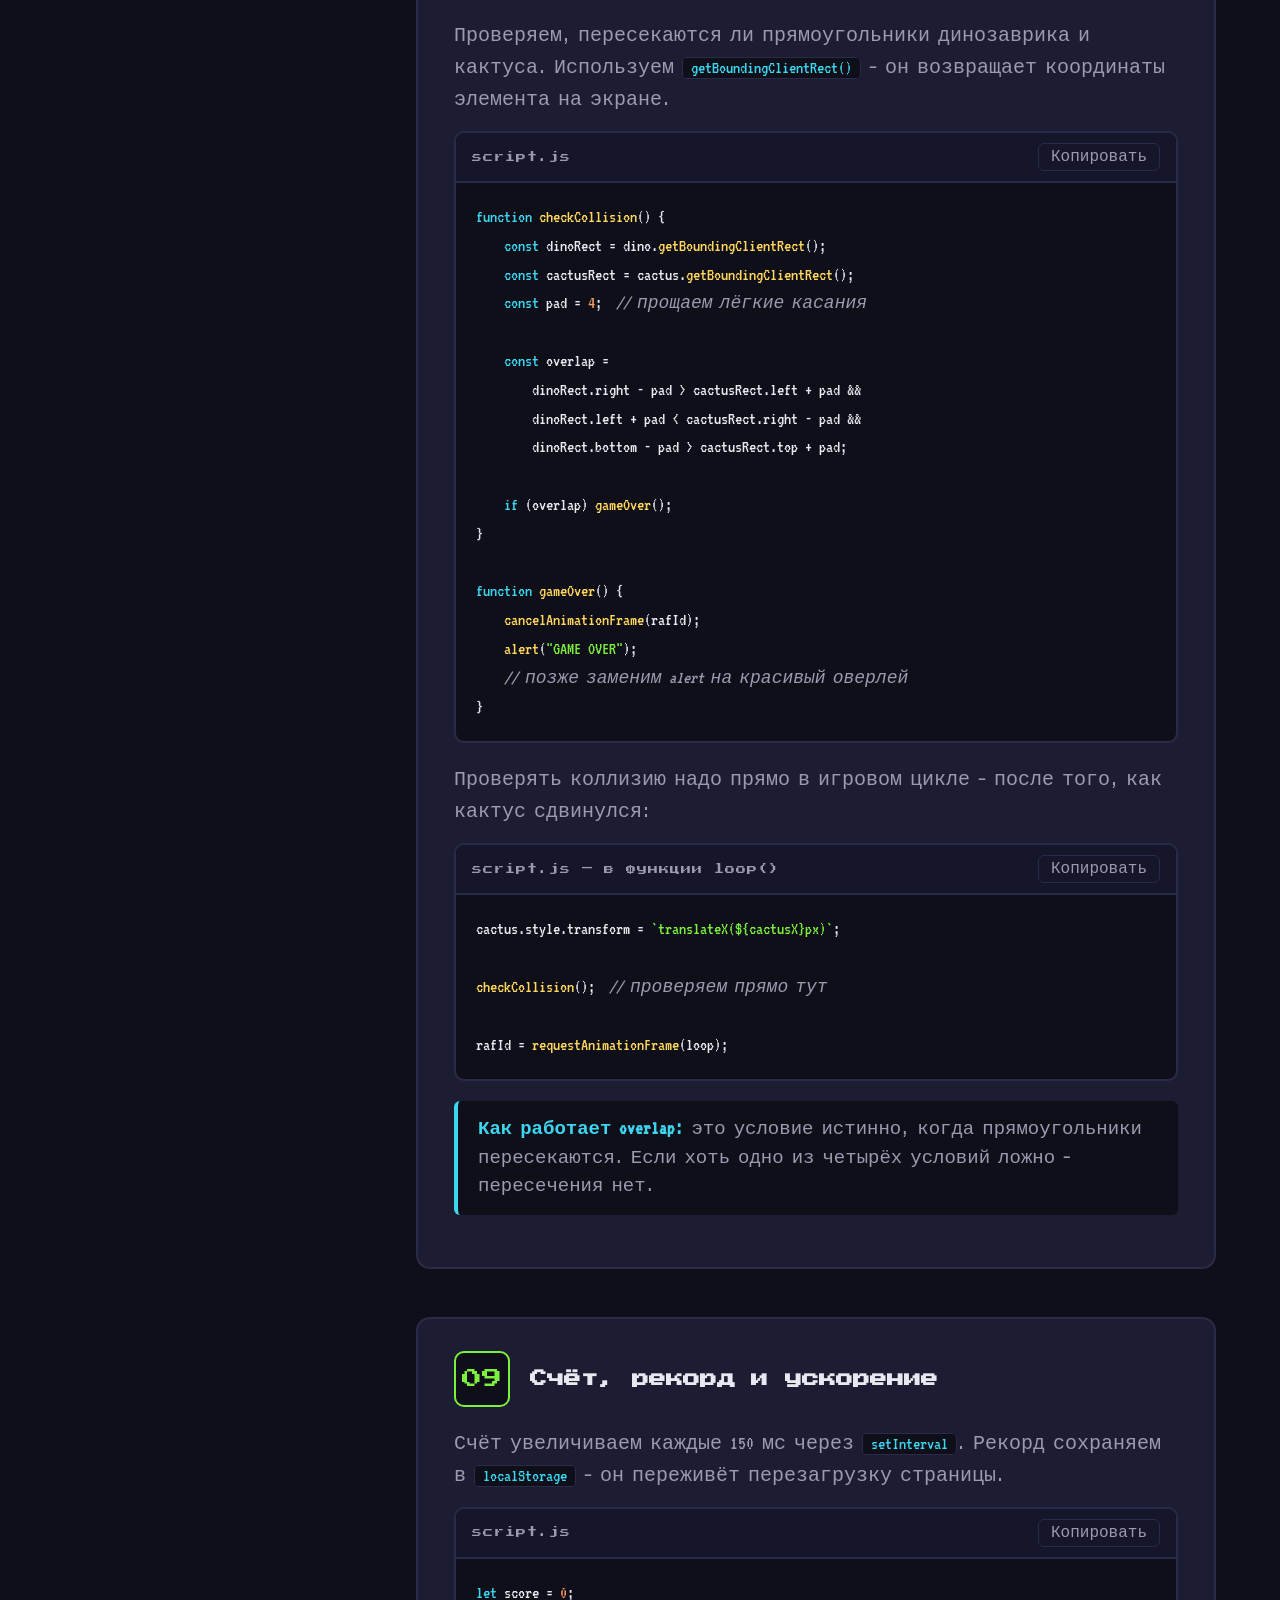
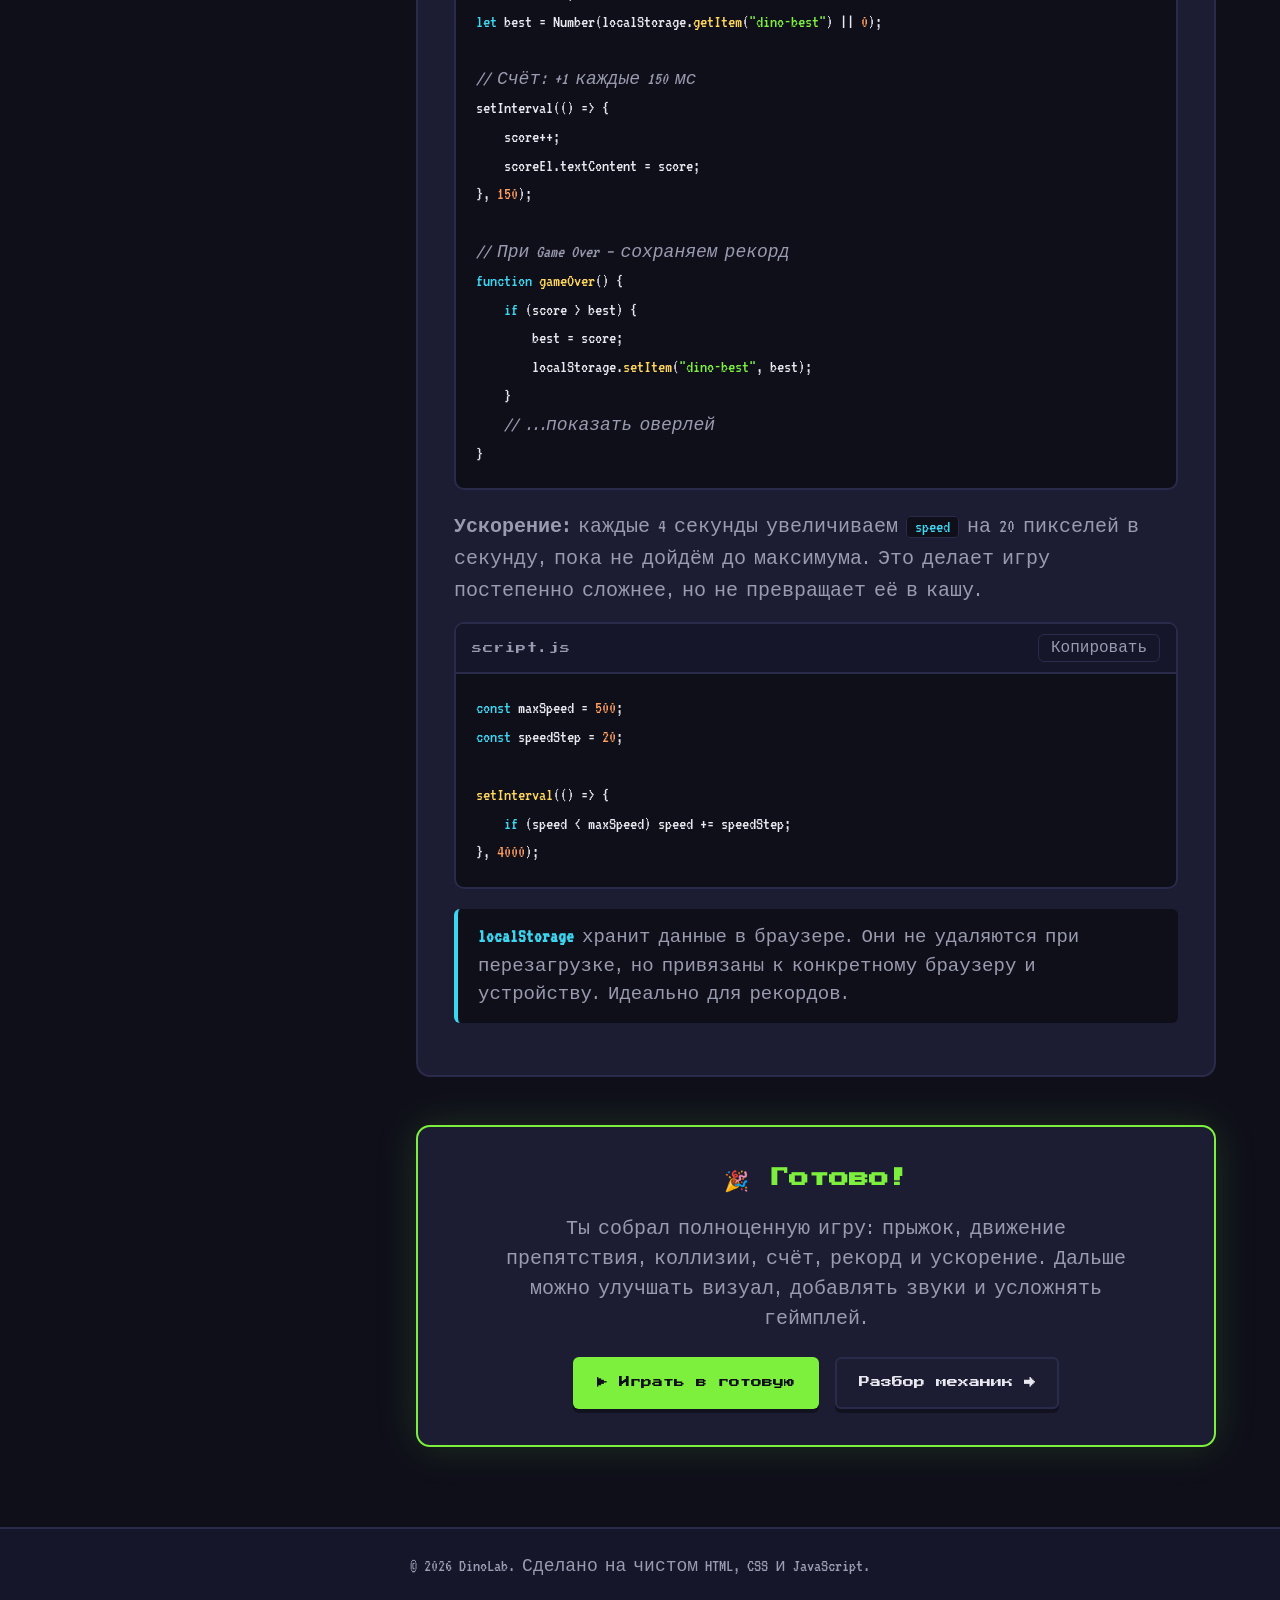
<file: tutorial.html>
<!DOCTYPE html>
<html lang="ru">
<head>
    <meta charset="UTF-8">
    <meta name="viewport" content="width=device-width, initial-scale=1.0">
    <title>Туториал — DinoLab</title>
    <link rel="preconnect" href="https://fonts.googleapis.com">
    <link rel="preconnect" href="https://fonts.gstatic.com" crossorigin>
    <link href="https://fonts.googleapis.com/css2?family=Press+Start+2P&family=VT323&display=swap" rel="stylesheet">
    <link rel="stylesheet" href="style.css">
    <style>
        /* ============ Прогресс-бар ============ */
        .progress-bar {
            position: fixed;
            top: 0;
            left: 0;
            height: 4px;
            background: var(--accent);
            width: 0;
            z-index: 200;
            transition: width 0.1s linear;
            box-shadow: 0 0 10px rgba(124, 240, 61, 0.5);
        }

        /* ============ Страница туториала ============ */
        .tutorial-page {
            padding: 60px 0 80px;
        }

        .tutorial-head {
            text-align: center;
            margin-bottom: 60px;
        }

        .tutorial-title {
            font-family: 'Press Start 2P', monospace;
            font-size: clamp(18px, 3.5vw, 30px);
            margin-bottom: 20px;
        }

        .tutorial-subtitle {
            color: var(--text-muted);
            font-size: 22px;
            max-width: 720px;
            margin: 0 auto 24px;
        }

        .tutorial-meta {
            display: flex;
            justify-content: center;
            gap: 24px;
            flex-wrap: wrap;
            color: var(--text-muted);
            font-size: 18px;
        }

        .tutorial-meta span {
            display: inline-flex;
            align-items: center;
            gap: 8px;
        }

        /* ============ Сетка с сайдбаром ============ */
        .tutorial-layout {
            display: grid;
            grid-template-columns: 320px 1fr;
            gap: 32px;
            align-items: start;
        }

        @media (max-width: 900px) {
            .tutorial-layout {
                grid-template-columns: 1fr;
                gap: 24px;
            }
        }

        /* ============ Сайдбар ============ */
        .tutorial-toc {
            position: sticky;
            top: 100px;
            background: var(--surface);
            border: 2px solid var(--border);
            border-radius: 12px;
            padding: 24px 20px;
            max-height: calc(100vh - 120px);
            overflow-y: auto;
        }

        @media (max-width: 900px) {
            .tutorial-toc {
                position: static;
                max-height: none;
                width: 100%;
            }
        }

        .tutorial-toc h3 {
            font-family: 'Press Start 2P', monospace;
            font-size: 11px;
            margin-bottom: 18px;
            letter-spacing: 1px;
            color: var(--text-muted);
            word-wrap: break-word;
        }

        .tutorial-toc ol {
            display: flex;
            flex-direction: column;
            gap: 4px;
            counter-reset: toc;
            width: 100%;
            list-style: none;
            padding-left: 0;
            margin-left: 0;
        }

        .tutorial-toc li {
            width: 100%;
            counter-increment: toc;
        }

        .tutorial-toc a {
            display: block;
            position: relative;
            color: var(--text-muted);
            font-size: 18px;
            padding: 8px 12px 8px 44px;
            border-radius: 6px;
            border-left: 2px solid transparent;
            transition: all 0.2s;
            white-space: normal;
            word-wrap: break-word;
            overflow-wrap: break-word;
            line-height: 1.35;
        }

        .tutorial-toc a::before {
            content: counter(toc) ".";
            position: absolute;
            left: 12px;
            top: 8px;
            font-family: 'Press Start 2P', monospace;
            font-size: 10px;
            color: var(--accent);
            opacity: 0.6;
        }

        .tutorial-toc a:hover {
            color: var(--text);
            background: var(--bg-alt);
        }

        .tutorial-toc a:hover::before {
            opacity: 1;
        }

        .tutorial-toc a.active {
            color: var(--accent);
            border-left-color: var(--accent);
            background: var(--bg-alt);
        }

        .tutorial-toc a.active::before {
            opacity: 1;
            color: var(--accent);
        }

        /* ============ Контент ============ */
        .tutorial-content {
            display: flex;
            flex-direction: column;
            gap: 48px;
        }

        .tutorial-step {
            background: var(--surface);
            border: 2px solid var(--border);
            border-radius: 14px;
            padding: 32px 36px;
            scroll-margin-top: 100px;
            transition: border-color 0.2s;
        }

        .tutorial-step:hover {
            border-color: var(--accent);
        }

        .step-head {
            display: flex;
            align-items: center;
            gap: 20px;
            margin-bottom: 20px;
            flex-wrap: wrap;
        }

        .step-number {
            font-family: 'Press Start 2P', monospace;
            font-size: 20px;
            color: var(--accent);
            background: var(--bg);
            border: 2px solid var(--accent);
            border-radius: 10px;
            min-width: 56px;
            height: 56px;
            display: flex;
            align-items: center;
            justify-content: center;
            flex-shrink: 0;
        }

        .step-title {
            font-family: 'Press Start 2P', monospace;
            font-size: clamp(13px, 2vw, 17px);
            line-height: 1.5;
        }

        .tutorial-step p {
            color: var(--text-muted);
            line-height: 1.6;
            margin-bottom: 16px;
        }

        .tutorial-step ul {
            display: flex;
            flex-direction: column;
            gap: 8px;
            margin-bottom: 20px;
        }

        .tutorial-step ul li {
            padding-left: 24px;
            position: relative;
            color: var(--text-muted);
        }

        .tutorial-step ul li::before {
            content: "▸";
            position: absolute;
            left: 0;
            color: var(--accent);
        }

        .tutorial-step code.inline {
            background: var(--bg);
            border: 1px solid var(--border);
            border-radius: 4px;
            padding: 1px 8px;
            font-family: 'VT323', monospace;
            font-size: 18px;
            color: var(--accent-2);
        }

        /* ============ Блок кода ============ */
        .code-wrap {
            background: var(--bg);
            border: 2px solid var(--border);
            border-radius: 10px;
            overflow: hidden;
            margin-bottom: 20px;
        }

        .code-header {
            display: flex;
            justify-content: space-between;
            align-items: center;
            padding: 10px 16px;
            background: var(--bg-alt);
            border-bottom: 2px solid var(--border);
        }

        .code-filename {
            font-family: 'Press Start 2P', monospace;
            font-size: 10px;
            color: var(--text-muted);
            letter-spacing: 1px;
        }

        .copy-btn {
            font-family: 'VT323', monospace;
            font-size: 16px;
            background: transparent;
            border: 1px solid var(--border);
            color: var(--text-muted);
            padding: 4px 12px;
            border-radius: 6px;
            cursor: pointer;
            transition: all 0.2s;
        }

        .copy-btn:hover {
            border-color: var(--accent);
            color: var(--accent);
        }

        .copy-btn.copied {
            border-color: var(--accent);
            color: var(--accent);
            background: rgba(124, 240, 61, 0.1);
        }

        .code-wrap pre {
            margin: 0;
            padding: 20px;
            overflow-x: auto;
            font-family: 'VT323', monospace;
            font-size: 18px;
            line-height: 1.6;
            color: var(--text);
        }

        .code-wrap code {
            font-family: inherit;
        }

        /* Подсветка */
        .kw { color: var(--accent-2); }
        .str { color: var(--accent); }
        .cmt { color: var(--text-muted); font-style: italic; }
        .num { color: #ff9d5c; }
        .fn { color: #ffd75c; }

        /* ============ Заметка ============ */
        .note {
            background: var(--bg);
            border-left: 4px solid var(--accent-2);
            border-radius: 6px;
            padding: 14px 20px;
            color: var(--text-muted);
            font-size: 19px;
            margin-bottom: 20px;
        }

        .note strong {
            color: var(--accent-2);
        }

        /* ============ Финал ============ */
        .tutorial-final {
            background: var(--surface);
            border: 2px solid var(--accent);
            border-radius: 14px;
            padding: 36px 40px;
            text-align: center;
            box-shadow: 0 0 40px rgba(124, 240, 61, 0.15);
        }

        .tutorial-final h2 {
            font-family: 'Press Start 2P', monospace;
            font-size: clamp(15px, 2.5vw, 20px);
            margin-bottom: 20px;
            color: var(--accent);
        }

        .tutorial-final p {
            color: var(--text-muted);
            margin-bottom: 24px;
            max-width: 640px;
            margin-left: auto;
            margin-right: auto;
        }

        .tutorial-final-actions {
            display: flex;
            gap: 16px;
            justify-content: center;
            flex-wrap: wrap;
        }

        @media (max-width: 600px) {
            .tutorial-page {
                padding: 40px 0 60px;
            }

            .tutorial-step {
                padding: 24px 22px;
            }

            .tutorial-final {
                padding: 28px 24px;
            }

            .step-number {
                min-width: 44px;
                height: 44px;
                font-size: 16px;
            }

            .tutorial-final-actions {
                flex-direction: column;
            }

            .tutorial-final-actions .btn {
                width: 100%;
            }
        }
    </style>
</head>
<body>
    <div class="progress-bar" id="progressBar"></div>

    <header class="site-header">
        <div class="container header-inner">
            <a href="index.html" class="logo">
                <span class="logo-dino">🦖</span>
                <span class="logo-text">DinoLab</span>
            </a>
            <nav class="main-nav">
                <ul>
                    <li><a href="index.html">Главная</a></li>
                    <li><a href="game.html">Игра</a></li>
                    <li><a href="tutorial.html">Туториал</a></li>
                    <li><a href="mechanics.html">Механики</a></li>
                    <li><a href="compare.html">Сравнение</a></li>
                    <li><a href="gallery.html">Галерея</a></li>
                    <li><a href="about.html">О проекте</a></li>
                </ul>
            </nav>
            <button class="theme-toggle" id="themeToggle" aria-label="Переключить тему">🌙</button>
        </div>
    </header>

    <main>
        <section class="tutorial-page">
            <div class="container">
                <div class="tutorial-head">
                    <h1 class="tutorial-title">Туториал: как сделать DinoGoogle</h1>
                    <p class="tutorial-subtitle">
                        От пустого HTML-файла до работающей игры. 9 шагов с кодом и объяснениями — на чистом HTML, CSS и JavaScript.
                    </p>
                    <div class="tutorial-meta">
                        <span>📄 9 шагов</span>
                        <span>⏱ ~30 минут</span>
                        <span>⚡ Без фреймворков</span>
                    </div>
                </div>

                <div class="tutorial-layout">
                    <!-- ============ Оглавление ============ -->
                    <aside class="tutorial-toc">
                        <h3>Содержание</h3>
                        <ol>
                            <li><a href="#step-1">Что понадобится</a></li>
                            <li><a href="#step-2">HTML-каркас</a></li>
                            <li><a href="#step-3">Стили поля</a></li>
                            <li><a href="#step-4">Динозаврик</a></li>
                            <li><a href="#step-5">Кактус</a></li>
                            <li><a href="#step-6">Прыжок</a></li>
                            <li><a href="#step-7">Движение кактуса</a></li>
                            <li><a href="#step-8">Коллизия и Game Over</a></li>
                            <li><a href="#step-9">Счёт и рекорд</a></li>
                        </ol>
                    </aside>

                    <!-- ============ Шаги ============ -->
                    <div class="tutorial-content">

                        <!-- ШАГ 1 -->
                        <article class="tutorial-step" id="step-1">
                            <div class="step-head">
                                <div class="step-number">01</div>
                                <h2 class="step-title">Что понадобится</h2>
                            </div>
                            <p>
                                Для этой игры не нужны фреймворки, библиотеки и сборщики. Достаточно браузера и трёх файлов.
                            </p>
                            <ul>
                                <li><code class="inline">index.html</code> — структура страницы</li>
                                <li><code class="inline">style.css</code> — внешний вид и анимации</li>
                                <li><code class="inline">script.js</code> — логика игры</li>
                            </ul>
                            <p>
                                Также нужны два спрайта: динозаврик и кактус. Можно нарисовать самому или взять готовые пиксельные картинки.
                            </p>
                            <div class="note">
                                <strong>Совет:</strong> спрайты удобно хранить в папке <code class="inline">assets/img/</code>. Тогда пути будут вида <code class="inline">assets/img/dino.png</code>.
                            </div>
                        </article>

                        <!-- ШАГ 2 -->
                        <article class="tutorial-step" id="step-2">
                            <div class="step-head">
                                <div class="step-number">02</div>
                                <h2 class="step-title">HTML-каркас</h2>
                            </div>
                            <p>
                                Создаём базовую страницу с игровым полем и двумя элементами внутри: динозавриком и кактусом.
                            </p>
                            <div class="code-wrap">
                                <div class="code-header">
                                    <span class="code-filename">index.html</span>
                                    <button class="copy-btn" data-copy>Копировать</button>
                                </div>
                                <pre><code><span class="kw">&lt;!DOCTYPE html&gt;</span>
<span class="kw">&lt;html</span> lang=<span class="str">"ru"</span><span class="kw">&gt;</span>
<span class="kw">&lt;head&gt;</span>
    <span class="kw">&lt;meta</span> charset=<span class="str">"UTF-8"</span><span class="kw">&gt;</span>
    <span class="kw">&lt;title&gt;</span>DinoGoogle<span class="kw">&lt;/title&gt;</span>
    <span class="kw">&lt;link</span> rel=<span class="str">"stylesheet"</span> href=<span class="str">"style.css"</span><span class="kw">&gt;</span>
<span class="kw">&lt;/head&gt;</span>
<span class="kw">&lt;body&gt;</span>
    <span class="kw">&lt;div</span> class=<span class="str">"game"</span><span class="kw">&gt;</span>
        <span class="kw">&lt;div</span> id=<span class="str">"dino"</span><span class="kw">&gt;&lt;/div&gt;</span>
        <span class="kw">&lt;div</span> id=<span class="str">"cactus"</span><span class="kw">&gt;&lt;/div&gt;</span>
    <span class="kw">&lt;/div&gt;</span>

    <span class="kw">&lt;script</span> src=<span class="str">"script.js"</span><span class="kw">&gt;&lt;/script&gt;</span>
<span class="kw">&lt;/body&gt;</span>
<span class="kw">&lt;/html&gt;</span></code></pre>
                            </div>
                            <p>
                                Пока на странице ничего не видно — два пустых <code class="inline">div</code>'а без стилей. Это нормально, дальше будем их оформлять.
                            </p>
                        </article>

                        <!-- ШАГ 3 -->
                        <article class="tutorial-step" id="step-3">
                            <div class="step-head">
                                <div class="step-number">03</div>
                                <h2 class="step-title">Стили поля</h2>
                            </div>
                            <p>
                                Задаём размеры игрового поля и рисуем линию земли. Используем <code class="inline">position: relative</code> на контейнере — чтобы дети позиционировались относительно него.
                            </p>
                            <div class="code-wrap">
                                <div class="code-header">
                                    <span class="code-filename">style.css</span>
                                    <button class="copy-btn" data-copy>Копировать</button>
                                </div>
                                <pre><code><span class="kw">.game</span> {
    width: <span class="num">600px</span>;
    height: <span class="num">200px</span>;
    margin: <span class="num">0</span> auto;
    border-bottom: <span class="num">2px</span> solid <span class="num">#000</span>;
    position: relative;
    overflow: hidden;
}</code></pre>
                            </div>
                            <p>
                                <code class="inline">border-bottom</code> — это линия земли. <code class="inline">overflow: hidden</code> обрезает всё, что вылезает за пределы поля.
                            </p>
                        </article>

                        <!-- ШАГ 4 -->
                        <article class="tutorial-step" id="step-4">
                            <div class="step-head">
                                <div class="step-number">04</div>
                                <h2 class="step-title">Динозаврик</h2>
                            </div>
                            <p>
                                Добавляем спрайт динозаврика как <code class="inline">background-image</code> и ставим его слева внизу. Используем <code class="inline">position: absolute</code> и <code class="inline">bottom: 0</code> — так он «стоит» на линии земли.
                            </p>
                            <div class="code-wrap">
                                <div class="code-header">
                                    <span class="code-filename">style.css</span>
                                    <button class="copy-btn" data-copy>Копировать</button>
                                </div>
                                <pre><code><span class="kw">#dino</span> {
    width: <span class="num">50px</span>;
    height: <span class="num">50px</span>;
    background-image: <span class="fn">url</span>(<span class="str">"assets/img/dino.png"</span>);
    background-size: <span class="num">50px</span> <span class="num">50px</span>;
    background-repeat: no-repeat;
    position: absolute;
    bottom: <span class="num">0</span>;
    left: <span class="num">50px</span>;
}</code></pre>
                            </div>
                            <div class="note">
                                <strong>Почему bottom, а не top:</strong> при <code class="inline">bottom: 0</code> динозаврик «прилипает» к линии земли. Если потом анимация будет двигать его по вертикали — удобнее менять <code class="inline">bottom</code> от <code class="inline">0</code> до <code class="inline">95px</code>.
                            </div>
                        </article>

                        <!-- ШАГ 5 -->
                        <article class="tutorial-step" id="step-5">
                            <div class="step-head">
                                <div class="step-number">05</div>
                                <h2 class="step-title">Кактус</h2>
                            </div>
                            <p>
                                Кактус ставим справа, за пределами видимой области. Он будет заезжать в поле, когда игра начнётся.
                            </p>
                            <div class="code-wrap">
                                <div class="code-header">
                                    <span class="code-filename">style.css</span>
                                    <button class="copy-btn" data-copy>Копировать</button>
                                </div>
                                <pre><code><span class="kw">#cactus</span> {
    width: <span class="num">20px</span>;
    height: <span class="num">40px</span>;
    background-image: <span class="fn">url</span>(<span class="str">"assets/img/cactus.png"</span>);
    background-size: <span class="num">20px</span> <span class="num">40px</span>;
    background-repeat: no-repeat;
    position: absolute;
    bottom: <span class="num">0</span>;
    left: <span class="num">100%</span>;  <span class="cmt">/* за правым краем */</span>
}</code></pre>
                            </div>
                            <p>
                                <code class="inline">left: 100%</code> означает «правый край родителя». Кактус не виден — он за пределами поля.
                            </p>
                        </article>

                        <!-- ШАГ 6 -->
                        <article class="tutorial-step" id="step-6">
                            <div class="step-head">
                                <div class="step-number">06</div>
                                <h2 class="step-title">Прыжок</h2>
                            </div>
                            <p>
                                Прыжок делаем на CSS-анимации. Когда на динозаврика добавляется класс <code class="inline">.jump</code>, срабатывает <code class="inline">@keyframes</code>, и он подпрыгивает.
                            </p>
                            <div class="code-wrap">
                                <div class="code-header">
                                    <span class="code-filename">style.css</span>
                                    <button class="copy-btn" data-copy>Копировать</button>
                                </div>
                                <pre><code><span class="kw">.jump</span> {
    animation: jump <span class="num">0.6s</span> linear;
}

<span class="kw">@keyframes</span> jump {
    <span class="num">0%</span>   { bottom: <span class="num">0</span>; }
    <span class="num">25%</span>  { bottom: <span class="num">40px</span>; }
    <span class="num">50%</span>  { bottom: <span class="num">95px</span>; }
    <span class="num">75%</span>  { bottom: <span class="num">40px</span>; }
    <span class="num">100%</span> { bottom: <span class="num">0</span>; }
}</code></pre>
                            </div>
                            <p>
                                Теперь JS. Слушаем нажатие клавиш и добавляем класс на 600 мс:
                            </p>
                            <div class="code-wrap">
                                <div class="code-header">
                                    <span class="code-filename">script.js</span>
                                    <button class="copy-btn" data-copy>Копировать</button>
                                </div>
                                <pre><code><span class="kw">const</span> dino = document.<span class="fn">getElementById</span>(<span class="str">"dino"</span>);

document.<span class="fn">addEventListener</span>(<span class="str">"keydown"</span>, <span class="kw">function</span> (e) {
    <span class="kw">if</span> (e.code === <span class="str">"Space"</span> || e.code === <span class="str">"ArrowUp"</span>) {
        e.<span class="fn">preventDefault</span>();
        <span class="fn">jump</span>();
    }
});

<span class="kw">function</span> <span class="fn">jump</span>() {
    <span class="kw">if</span> (!dino.classList.<span class="fn">contains</span>(<span class="str">"jump"</span>)) {
        dino.classList.<span class="fn">add</span>(<span class="str">"jump"</span>);
        <span class="fn">setTimeout</span>(() =&gt; {
            dino.classList.<span class="fn">remove</span>(<span class="str">"jump"</span>);
        }, <span class="num">600</span>);
    }
}</code></pre>
                            </div>
                            <div class="note">
                                <strong>Почему setTimeout 600 мс:</strong> ровно столько длится CSS-анимация. Если снять класс раньше — динозаврик дёрнется.
                            </div>
                        </article>

                        <!-- ШАГ 7 -->
                        <article class="tutorial-step" id="step-7">
                            <div class="step-head">
                                <div class="step-number">07</div>
                                <h2 class="step-title">Движение кактуса</h2>
                            </div>
                            <p>
                                Сначала попробуем двигать кактус через CSS-анимацию — это просто, но у способа есть проблема: при перезапуске игры анимация сбрасывается некорректно, и кактус «телепортируется» к динозаврику. Поэтому в стартовой версии движение вынесено в JavaScript.
                            </p>
                            <p>
                                Используем <code class="inline">requestAnimationFrame</code> — встроенный метод браузера, который вызывает функцию ~60 раз в секунду. Это оптимальный способ для игрового цикла.
                            </p>
                            <p>
                                Важно учитывать <strong>delta time</strong> — сколько миллисекунд прошло с прошлого кадра. Без этого скорость игры будет зависеть от частоты обновления экрана: на быстром мониторе кактус полетит быстрее, на слабом — медленнее.
                            </p>
                            <div class="code-wrap">
                                <div class="code-header">
                                    <span class="code-filename">script.js</span>
                                    <button class="copy-btn" data-copy>Копировать</button>
                                </div>
                                <pre><code><span class="kw">const</span> cactus = document.<span class="fn">getElementById</span>(<span class="str">"cactus"</span>);
<span class="kw">const</span> game = document.<span class="fn">getElementById</span>(<span class="str">"game"</span>);

<span class="kw">let</span> cactusX = <span class="num">0</span>;
<span class="kw">let</span> speed = <span class="num">240</span>;       <span class="cmt">// пикселей в секунду</span>
<span class="kw">let</span> lastTime = <span class="num">0</span>;
<span class="kw">let</span> rafId = <span class="kw">null</span>;

<span class="kw">function</span> <span class="fn">loop</span>(timestamp) {
    <span class="kw">if</span> (!lastTime) lastTime = timestamp;
    <span class="kw">const</span> deltaSec = (timestamp - lastTime) / <span class="num">1000</span>;
    lastTime = timestamp;

    <span class="cmt">// Двигаем кактус влево</span>
    cactusX -= speed * deltaSec;

    <span class="cmt">// Если уехал за левый край — вернуть направо</span>
    <span class="kw">if</span> (cactusX &lt; -<span class="num">40</span>) {
        cactusX = game.clientWidth + <span class="num">100</span>;
    }

    cactus.style.transform = <span class="str">`translateX(${cactusX}px)`</span>;

    rafId = <span class="fn">requestAnimationFrame</span>(loop);
}

<span class="cmt">// Старт</span>
cactusX = game.clientWidth + <span class="num">50</span>;
rafId = <span class="fn">requestAnimationFrame</span>(loop);</code></pre>
                            </div>
                            <div class="note">
                                <strong>Зачем deltaSec:</strong> если компьютер мощный — кадры идут 60 раз в секунду, если слабый — 30. Без дельты кактус на слабом ПК ехал бы медленнее. С дельтой скорость одинакова везде.
                            </div>
                            <p>
                                Чтобы кактус был виден, надо ещё поменять CSS: вместо <code class="inline">left: 100%</code> поставить <code class="inline">left: 0</code> — позицией будет управлять JS через <code class="inline">transform</code>.
                            </p>
                            <div class="code-wrap">
                                <div class="code-header">
                                    <span class="code-filename">style.css</span>
                                    <button class="copy-btn" data-copy>Копировать</button>
                                </div>
                                <pre><code><span class="kw">#cactus</span> {
    width: <span class="num">20px</span>;
    height: <span class="num">40px</span>;
    background-image: <span class="fn">url</span>(<span class="str">"assets/img/cactus.png"</span>);
    background-size: <span class="num">20px</span> <span class="num">40px</span>;
    background-repeat: no-repeat;
    position: absolute;
    bottom: <span class="num">0</span>;
    left: <span class="num">0</span>;
    transform: translateX(<span class="num">600px</span>);  <span class="cmt">/* стартует за правым краем */</span>
    will-change: transform;            <span class="cmt">/* оптимизация */</span>
}</code></pre>
                            </div>
                        </article>

                        <!-- ШАГ 8 -->
                        <article class="tutorial-step" id="step-8">
                            <div class="step-head">
                                <div class="step-number">08</div>
                                <h2 class="step-title">Коллизия и Game Over</h2>
                            </div>
                            <p>
                                Проверяем, пересекаются ли прямоугольники динозаврика и кактуса. Используем <code class="inline">getBoundingClientRect()</code> — он возвращает координаты элемента на экране.
                            </p>
                            <div class="code-wrap">
                                <div class="code-header">
                                    <span class="code-filename">script.js</span>
                                    <button class="copy-btn" data-copy>Копировать</button>
                                </div>
                                <pre><code><span class="kw">function</span> <span class="fn">checkCollision</span>() {
    <span class="kw">const</span> dinoRect = dino.<span class="fn">getBoundingClientRect</span>();
    <span class="kw">const</span> cactusRect = cactus.<span class="fn">getBoundingClientRect</span>();
    <span class="kw">const</span> pad = <span class="num">4</span>;  <span class="cmt">// прощаем лёгкие касания</span>

    <span class="kw">const</span> overlap =
        dinoRect.right - pad &gt; cactusRect.left + pad &amp;&amp;
        dinoRect.left + pad &lt; cactusRect.right - pad &amp;&amp;
        dinoRect.bottom - pad &gt; cactusRect.top + pad;

    <span class="kw">if</span> (overlap) <span class="fn">gameOver</span>();
}

<span class="kw">function</span> <span class="fn">gameOver</span>() {
    <span class="fn">cancelAnimationFrame</span>(rafId);
    <span class="fn">alert</span>(<span class="str">"GAME OVER"</span>);
    <span class="cmt">// позже заменим alert на красивый оверлей</span>
}</code></pre>
                            </div>
                            <p>
                                Проверять коллизию надо прямо в игровом цикле — после того, как кактус сдвинулся:
                            </p>
                            <div class="code-wrap">
                                <div class="code-header">
                                    <span class="code-filename">script.js — в функции loop()</span>
                                    <button class="copy-btn" data-copy>Копировать</button>
                                </div>
                                <pre><code>cactus.style.transform = <span class="str">`translateX(${cactusX}px)`</span>;

<span class="fn">checkCollision</span>();  <span class="cmt">// проверяем прямо тут</span>

rafId = <span class="fn">requestAnimationFrame</span>(loop);</code></pre>
                            </div>
                            <div class="note">
                                <strong>Как работает overlap:</strong> это условие истинно, когда прямоугольники пересекаются. Если хоть одно из четырёх условий ложно — пересечения нет.
                            </div>
                        </article>

                        <!-- ШАГ 9 -->
                        <article class="tutorial-step" id="step-9">
                            <div class="step-head">
                                <div class="step-number">09</div>
                                <h2 class="step-title">Счёт, рекорд и ускорение</h2>
                            </div>
                            <p>
                                Счёт увеличиваем каждые 150 мс через <code class="inline">setInterval</code>. Рекорд сохраняем в <code class="inline">localStorage</code> — он переживёт перезагрузку страницы.
                            </p>
                            <div class="code-wrap">
                                <div class="code-header">
                                    <span class="code-filename">script.js</span>
                                    <button class="copy-btn" data-copy>Копировать</button>
                                </div>
                                <pre><code><span class="kw">let</span> score = <span class="num">0</span>;
<span class="kw">let</span> best = Number(localStorage.<span class="fn">getItem</span>(<span class="str">"dino-best"</span>) || <span class="num">0</span>);

<span class="cmt">// Счёт: +1 каждые 150 мс</span>
setInterval(() =&gt; {
    score++;
    scoreEl.textContent = score;
}, <span class="num">150</span>);

<span class="cmt">// При Game Over — сохраняем рекорд</span>
<span class="kw">function</span> <span class="fn">gameOver</span>() {
    <span class="kw">if</span> (score &gt; best) {
        best = score;
        localStorage.<span class="fn">setItem</span>(<span class="str">"dino-best"</span>, best);
    }
    <span class="cmt">// ...показать оверлей</span>
}</code></pre>
                            </div>
                            <p>
                                <strong>Ускорение:</strong> каждые 4 секунды увеличиваем <code class="inline">speed</code> на 20 пикселей в секунду, пока не дойдём до максимума. Это делает игру постепенно сложнее, но не превращает её в кашу.
                            </p>
                            <div class="code-wrap">
                                <div class="code-header">
                                    <span class="code-filename">script.js</span>
                                    <button class="copy-btn" data-copy>Копировать</button>
                                </div>
                                <pre><code><span class="kw">const</span> maxSpeed = <span class="num">500</span>;
<span class="kw">const</span> speedStep = <span class="num">20</span>;

<span class="fn">setInterval</span>(() =&gt; {
    <span class="kw">if</span> (speed &lt; maxSpeed) speed += speedStep;
}, <span class="num">4000</span>);</code></pre>
                            </div>
                            <div class="note">
                                <strong>localStorage</strong> хранит данные в браузере. Они не удаляются при перезагрузке, но привязаны к конкретному браузеру и устройству. Идеально для рекордов.
                            </div>
                        </article>

                        <!-- ФИНАЛ -->
                        <div class="tutorial-final">
                            <h2>🎉 Готово!</h2>
                            <p>
                                Ты собрал полноценную игру: прыжок, движение препятствия, коллизии, счёт, рекорд и ускорение. Дальше можно улучшать визуал, добавлять звуки и усложнять геймплей.
                            </p>
                            <div class="tutorial-final-actions">
                                <a href="game-custom.html" class="btn btn-primary">▶ Играть в готовую</a>
                                <a href="mechanics.html" class="btn btn-secondary">Разбор механик →</a>
                            </div>
                        </div>

                    </div>
                </div>
            </div>
        </section>
    </main>

    <footer class="site-footer">
        <div class="container">
            <p>© <span id="year"></span> DinoLab. Сделано на чистом HTML, CSS и JavaScript.</p>
        </div>
    </footer>

    <script src="common.js"></script>
    <script>
        // ============ Копирование кода ============
        document.querySelectorAll('[data-copy]').forEach(btn => {
            btn.addEventListener('click', () => {
                const codeWrap = btn.closest('.code-wrap');
                const code = codeWrap.querySelector('code').innerText;

                navigator.clipboard.writeText(code).then(() => {
                    const original = btn.textContent;
                    btn.textContent = '✓ Скопировано';
                    btn.classList.add('copied');
                    setTimeout(() => {
                        btn.textContent = original;
                        btn.classList.remove('copied');
                    }, 1500);
                });
            });
        });

        // ============ Прогресс-бар ============
        const progressBar = document.getElementById('progressBar');

        function updateProgress() {
            const scrollTop = window.scrollY;
            const docHeight = document.documentElement.scrollHeight - window.innerHeight;
            const progress = docHeight > 0 ? (scrollTop / docHeight) * 100 : 0;
            progressBar.style.width = progress + '%';
        }

        window.addEventListener('scroll', updateProgress);
        updateProgress();

        // ============ Активный пункт в оглавлении ============
        const tocLinks = document.querySelectorAll('.tutorial-toc a');
        const steps = document.querySelectorAll('.tutorial-step');

        function updateActiveToc() {
            const scrollPos = window.scrollY + 150;

            steps.forEach((step, i) => {
                const top = step.offsetTop;
                const bottom = top + step.offsetHeight;

                if (scrollPos >= top && scrollPos < bottom) {
                    tocLinks.forEach(l => l.classList.remove('active'));
                    if (tocLinks[i]) tocLinks[i].classList.add('active');
                }
            });
        }

        window.addEventListener('scroll', updateActiveToc);
        updateActiveToc();
    </script>
</body>
</html>
</file>
<file: style.css>
/* ============ Переменные темы ============ */
:root {
    --bg: #0f0f1a;
    --bg-alt: #16162a;
    --surface: #1c1c33;
    --border: #2a2a4a;
    --text: #e8e8f0;
    --text-muted: #9a9ab0;
    --accent: #7cf03d;
    --accent-2: #3dd6f0;
    --danger: #ff5c5c;
    --shadow: 0 4px 0 rgba(0,0,0,0.4);
}

body.light {
    --bg: #f4f4f8;
    --bg-alt: #ffffff;
    --surface: #ffffff;
    --border: #d8d8e4;
    --text: #1a1a2a;
    --text-muted: #5a5a70;
    --accent: #2e9e1a;
    --accent-2: #1a8ab0;
    --shadow: 0 4px 0 rgba(0,0,0,0.1);
}

/* ============ Сброс ============ */
* {
    margin: 0;
    padding: 0;
    box-sizing: border-box;
}

html {
    scroll-behavior: smooth;
}

body {
    font-family: 'VT323', monospace;
    font-size: 20px;
    line-height: 1.5;
    background: var(--bg);
    color: var(--text);
    transition: background 0.3s, color 0.3s;
    min-height: 100vh;
    display: flex;
    flex-direction: column;
}

main {
    flex: 1;
}

a {
    color: var(--accent);
    text-decoration: none;
    transition: opacity 0.2s;
}

a:hover {
    opacity: 0.8;
}

ul {
    list-style: none;
}

img {
    max-width: 100%;
    display: block;
}

/* ============ Контейнер ============ */
.container {
    max-width: 1200px;
    margin: 0 auto;
    padding: 0 24px;
}

/* ============ Шапка ============ */
.site-header {
    position: sticky;
    top: 0;
    z-index: 100;
    background: var(--bg-alt);
    border-bottom: 2px solid var(--border);
}

.header-inner {
    display: flex;
    align-items: center;
    justify-content: space-between;
    gap: 16px;
    padding-top: 12px;
    padding-bottom: 12px;
    flex-wrap: wrap;
}

.logo {
    font-family: 'Press Start 2P', monospace;
    font-size: 14px;
    color: var(--text);
    display: flex;
    align-items: center;
    gap: 10px;
}

.logo-dino {
    font-size: 24px;
}

.main-nav {
    flex: 1;
    display: flex;
    justify-content: center;
}

.main-nav ul {
    display: flex;
    gap: 4px;
    flex-wrap: wrap;
    justify-content: center;
}

.main-nav a {
    color: var(--text-muted);
    padding: 6px 10px;
    border-radius: 4px;
    font-size: 20px;
    transition: all 0.2s;
    border: 1px solid transparent;
    display: inline-block;
}

.main-nav a:hover {
    color: var(--text);
    border-color: var(--border);
}

.main-nav a.active {
    color: var(--accent);
    border-color: var(--accent);
}

.theme-toggle {
    background: transparent;
    border: 2px solid var(--border);
    color: var(--text);
    font-size: 20px;
    width: 44px;
    height: 44px;
    border-radius: 8px;
    cursor: pointer;
    transition: all 0.2s;
    flex-shrink: 0;
}

.theme-toggle:hover {
    border-color: var(--accent);
}

/* ============ Hero ============ */
.hero {
    padding: 80px 0 60px;
    position: relative;
    overflow: hidden;
    border-bottom: 2px solid var(--border);
    background:
        radial-gradient(circle at 20% 30%, rgba(124, 240, 61, 0.08), transparent 40%),
        radial-gradient(circle at 80% 70%, rgba(61, 214, 240, 0.08), transparent 40%);
}

.hero-title {
    font-family: 'Press Start 2P', monospace;
    font-size: clamp(20px, 4.5vw, 44px);
    line-height: 1.4;
    margin-bottom: 24px;
}

.hero-title .accent {
    color: var(--accent);
    text-shadow: 0 0 20px rgba(124, 240, 61, 0.4);
}

.hero-subtitle {
    font-size: 22px;
    color: var(--text-muted);
    max-width: 640px;
    margin-bottom: 32px;
}

.hero-actions {
    display: flex;
    gap: 16px;
    flex-wrap: wrap;
}

/* ============ Кнопки ============ */
.btn {
    display: inline-block;
    font-family: 'Press Start 2P', monospace;
    font-size: 11px;
    padding: 16px 22px;
    border-radius: 6px;
    border: 2px solid transparent;
    cursor: pointer;
    transition: transform 0.1s, box-shadow 0.1s, border-color 0.2s, color 0.2s;
    text-align: center;
    text-decoration: none;
}

.btn:active {
    transform: translateY(2px);
    box-shadow: none;
}

.btn-primary {
    background: var(--accent);
    color: #0f0f1a;
    box-shadow: var(--shadow);
}

.btn-primary:hover {
    opacity: 1;
    filter: brightness(1.1);
}

.btn-secondary {
    background: transparent;
    color: var(--text);
    border-color: var(--border);
    box-shadow: var(--shadow);
}

.btn-secondary:hover {
    border-color: var(--accent);
    color: var(--accent);
    opacity: 1;
}

/* ============ Секции ============ */
.section-title {
    font-family: 'Press Start 2P', monospace;
    font-size: clamp(16px, 2.5vw, 24px);
    margin-bottom: 40px;
    text-align: center;
}

.features {
    padding: 80px 0;
}

/* ============ Карточки ============ */
.cards {
    display: grid;
    grid-template-columns: repeat(auto-fit, minmax(260px, 1fr));
    gap: 24px;
}

.card {
    background: var(--surface);
    border: 2px solid var(--border);
    border-radius: 10px;
    padding: 28px 24px;
    transition: transform 0.2s, border-color 0.2s;
    display: flex;
    flex-direction: column;
    gap: 12px;
}

.card:hover {
    transform: translateY(-4px);
    border-color: var(--accent);
}

.card-icon {
    font-size: 36px;
    line-height: 1;
}

.card h3 {
    font-family: 'Press Start 2P', monospace;
    font-size: 12px;
    color: var(--text);
    line-height: 1.5;
}

.card p {
    color: var(--text-muted);
    flex: 1;
}

.card-link {
    font-size: 20px;
    color: var(--accent);
    align-self: flex-start;
}

/* ============ Подвал ============ */
.site-footer {
    background: var(--bg-alt);
    border-top: 2px solid var(--border);
    padding: 24px 0;
    text-align: center;
    color: var(--text-muted);
    font-size: 18px;
}

/* ============ Адаптив ============ */
@media (max-width: 900px) {
    .main-nav {
        order: 3;
        width: 100%;
        flex-basis: 100%;
    }

    .main-nav a {
        font-size: 18px;
        padding: 4px 8px;
    }
}

@media (max-width: 600px) {
    .hero {
        padding: 50px 0 40px;
    }

    .hero-actions {
        flex-direction: column;
    }

    .btn {
        width: 100%;
    }
}
</file>
<file: game-custom.css>
/* ============ Страница игры ============ */
.game-page {
    padding: 40px 0 80px;
}

.page-head {
    display: flex;
    justify-content: space-between;
    align-items: flex-end;
    gap: 24px;
    margin-bottom: 32px;
    flex-wrap: wrap;
}

.page-title {
    font-family: 'Press Start 2P', monospace;
    font-size: clamp(16px, 3vw, 26px);
    margin-bottom: 12px;
}

.page-subtitle {
    color: var(--text-muted);
    font-size: 20px;
}

.page-nav {
    display: flex;
    gap: 12px;
    flex-wrap: wrap;
}

/* ============ Статистика ============ */
.game-stats {
    display: flex;
    gap: 16px;
    margin-bottom: 20px;
    flex-wrap: wrap;
}

.stat {
    background: var(--surface);
    border: 2px solid var(--border);
    border-radius: 8px;
    padding: 12px 20px;
    display: flex;
    flex-direction: column;
    min-width: 120px;
}

.stat-label {
    font-size: 16px;
    color: var(--text-muted);
    text-transform: uppercase;
    letter-spacing: 1px;
}

.stat-value {
    font-family: 'Press Start 2P', monospace;
    font-size: 20px;
    color: var(--accent);
}

/* ============ Игровое поле ============ */
.game-stage {
    position: relative;
    background: var(--surface);
    border: 2px solid var(--border);
    border-radius: 12px;
    padding: 20px;
    overflow: hidden;
    margin-bottom: 24px;
}

.game {
    width: 100%;
    max-width: 600px;
    height: 200px;
    margin: 0 auto;
    border-bottom: 2px solid var(--border);
    position: relative;
    overflow: hidden;
    cursor: pointer;
}

#dino {
    width: 50px;
    height: 50px;
    background-image: url("assets/img/dino.png");
    background-size: 50px 50px;
    background-repeat: no-repeat;
    position: absolute;
    bottom: 0;
    left: 50px;
}

#cactus {
    width: 20px;
    height: 40px;
    background-image: url("assets/img/cactus.png");
    background-size: 20px 40px;
    background-repeat: no-repeat;
    position: absolute;
    bottom: 0;
    left: 0;
    transform: translateX(600px); /* стартует за правым краем */
    will-change: transform;       /* оптимизация для анимации */
}

/* ============ Прыжок ============ */
.jump {
    animation: jump 0.6s linear;
}

@keyframes jump {
    0%   { bottom: 0; }
    25%  { bottom: 40px; }
    50%  { bottom: 95px; }
    75%  { bottom: 40px; }
    100% { bottom: 0; }
}

/* ============ Оверлей ============ */
.game-overlay {
    position: absolute;
    inset: 0;
    background: rgba(15, 15, 26, 0.85);
    display: flex;
    align-items: center;
    justify-content: center;
    border-radius: 12px;
    transition: opacity 0.3s;
    z-index: 10;
}

body.light .game-overlay {
    background: rgba(244, 244, 248, 0.9);
}

.game-overlay.hidden {
    opacity: 0;
    pointer-events: none;
}

.overlay-content {
    text-align: center;
    padding: 24px;
    max-width: 400px;
}

.overlay-title {
    font-family: 'Press Start 2P', monospace;
    font-size: 20px;
    margin-bottom: 16px;
    color: var(--text);
}

.overlay-text {
    color: var(--text-muted);
    margin-bottom: 24px;
    font-size: 20px;
}

/* ============ Подсказка ============ */
.game-hint {
    text-align: center;
    color: var(--text-muted);
    margin-bottom: 40px;
    font-size: 18px;
}

kbd {
    background: var(--surface);
    border: 1px solid var(--border);
    border-radius: 4px;
    padding: 2px 8px;
    font-family: 'VT323', monospace;
    font-size: 18px;
    color: var(--accent);
}

/* ============ Инфо-блок ============ */
.game-info {
    background: var(--surface);
    border: 2px solid var(--border);
    border-radius: 12px;
    padding: 24px 28px;
}

.game-info h3 {
    font-family: 'Press Start 2P', monospace;
    font-size: 14px;
    margin-bottom: 16px;
}

.game-info ul {
    margin-bottom: 16px;
}

.game-info li {
    color: var(--text-muted);
    padding: 4px 0 4px 20px;
    position: relative;
}

.game-info li::before {
    content: "▸";
    color: var(--accent);
    position: absolute;
    left: 0;
}

.game-info code {
    background: var(--bg);
    border: 1px solid var(--border);
    border-radius: 4px;
    padding: 1px 6px;
    font-family: 'VT323', monospace;
    font-size: 18px;
    color: var(--accent-2);
}

/* ============ Адаптив ============ */
@media (max-width: 600px) {
    .page-head {
        flex-direction: column;
        align-items: flex-start;
    }

    .game {
        height: 160px;
    }

    #dino {
        width: 40px;
        height: 40px;
        background-size: 40px 40px;
        left: 30px;
    }

    #cactus {
        width: 16px;
        height: 32px;
        background-size: 16px 32px;
    }
}
</file>
<file: game-official.css>
/* ============ Страница официальной игры ============ */
.game-page {
    padding: 40px 0 80px;
}

.page-head {
    display: flex;
    justify-content: space-between;
    align-items: flex-end;
    gap: 24px;
    margin-bottom: 32px;
    flex-wrap: wrap;
}

.page-title {
    font-family: 'Press Start 2P', monospace;
    font-size: clamp(16px, 3vw, 26px);
    margin-bottom: 12px;
}

.page-subtitle {
    color: var(--text-muted);
    font-size: 20px;
}

.page-nav {
    display: flex;
    gap: 12px;
    flex-wrap: wrap;
}

/* ============ Игровое поле ============ */
.game-official-stage {
    background: var(--surface);
    border: 2px solid var(--border);
    border-radius: 12px;
    padding: 20px;
    margin-bottom: 24px;
    position: relative;
    overflow: hidden;
}

/* Контейнер, в который игра вставит свой canvas */
.interstitial-wrapper {
    max-width: 600px;
    margin: 0 auto;
    position: relative;
    min-height: 150px;
}

/* Заглушка (пока игра не подключена) */
.game-placeholder {
    display: flex;
    flex-direction: column;
    align-items: center;
    justify-content: center;
    min-height: 150px;
    text-align: center;
    color: var(--text-muted);
    border: 2px dashed var(--border);
    border-radius: 8px;
    padding: 20px;
}

.game-placeholder p {
    margin: 4px 0;
}

.game-placeholder-hint {
    font-size: 17px;
    opacity: 0.6;
}

/* ============ Canvas официальной игры ============ */
/* Классы, которые создаёт код Chromium */
.runner-container {
    position: relative;
    margin: 0 auto;
    height: 150px;
    overflow: hidden;
}

.runner-canvas {
    display: block;
    height: 150px;
    max-width: 600px;
    opacity: 1;
    position: absolute;
    top: 0;
    left: 0;
}

/* ============ Подсказка ============ */
.game-hint {
    text-align: center;
    color: var(--text-muted);
    margin-bottom: 40px;
    font-size: 18px;
}

kbd {
    background: var(--surface);
    border: 1px solid var(--border);
    border-radius: 4px;
    padding: 2px 8px;
    font-family: 'VT323', monospace;
    font-size: 18px;
    color: var(--accent);
}

/* ============ Инфо-блок ============ */
.game-info {
    background: var(--surface);
    border: 2px solid var(--border);
    border-radius: 12px;
    padding: 28px 32px;
}

.game-info h3 {
    font-family: 'Press Start 2P', monospace;
    font-size: 14px;
    margin-bottom: 16px;
}

.game-info > p {
    color: var(--text-muted);
    margin-bottom: 20px;
    line-height: 1.6;
}

/* ============ Сетка классов ============ */
.classes-grid {
    display: grid;
    grid-template-columns: repeat(auto-fit, minmax(220px, 1fr));
    gap: 16px;
}

.class-card {
    background: var(--bg);
    border: 2px solid var(--border);
    border-radius: 10px;
    padding: 18px 20px;
    transition: border-color 0.2s, transform 0.2s;
}

.class-card:hover {
    border-color: var(--accent);
    transform: translateY(-3px);
}

.class-card code {
    display: inline-block;
    font-family: 'Press Start 2P', monospace;
    font-size: 11px;
    color: var(--accent);
    background: var(--bg-alt);
    padding: 4px 10px;
    border-radius: 6px;
    margin-bottom: 10px;
    border: 1px solid var(--border);
}

.class-card p {
    color: var(--text-muted);
    font-size: 18px;
    line-height: 1.5;
}

/* ============ Адаптив ============ */
@media (max-width: 600px) {
    .game-page {
        padding: 30px 0 60px;
    }

    .page-head {
        flex-direction: column;
        align-items: flex-start;
    }

    .game-official-stage {
        padding: 12px;
    }

    .classes-grid {
        grid-template-columns: 1fr;
    }
}

/* Скрываем спрайты и звуки игры — они нужны только для canvas */
#offline-resources {
    display: none;
}
</file>
